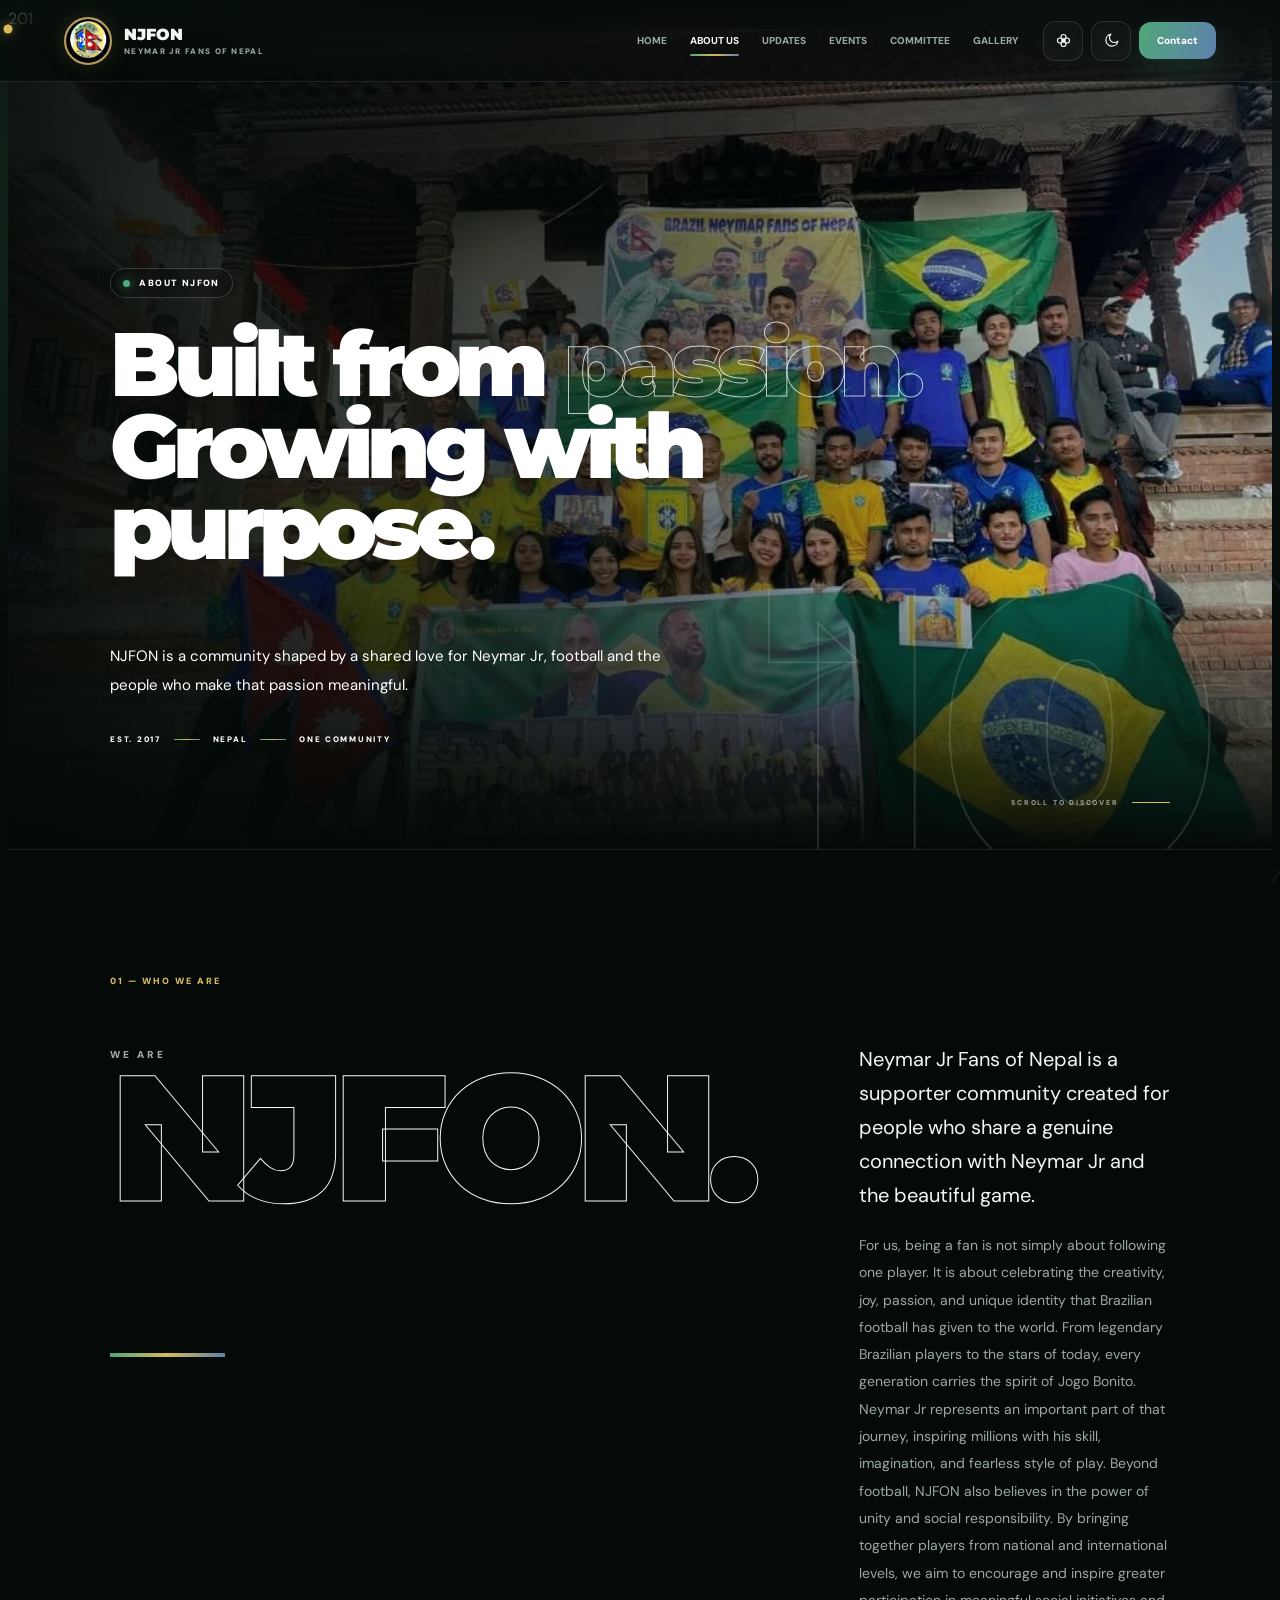
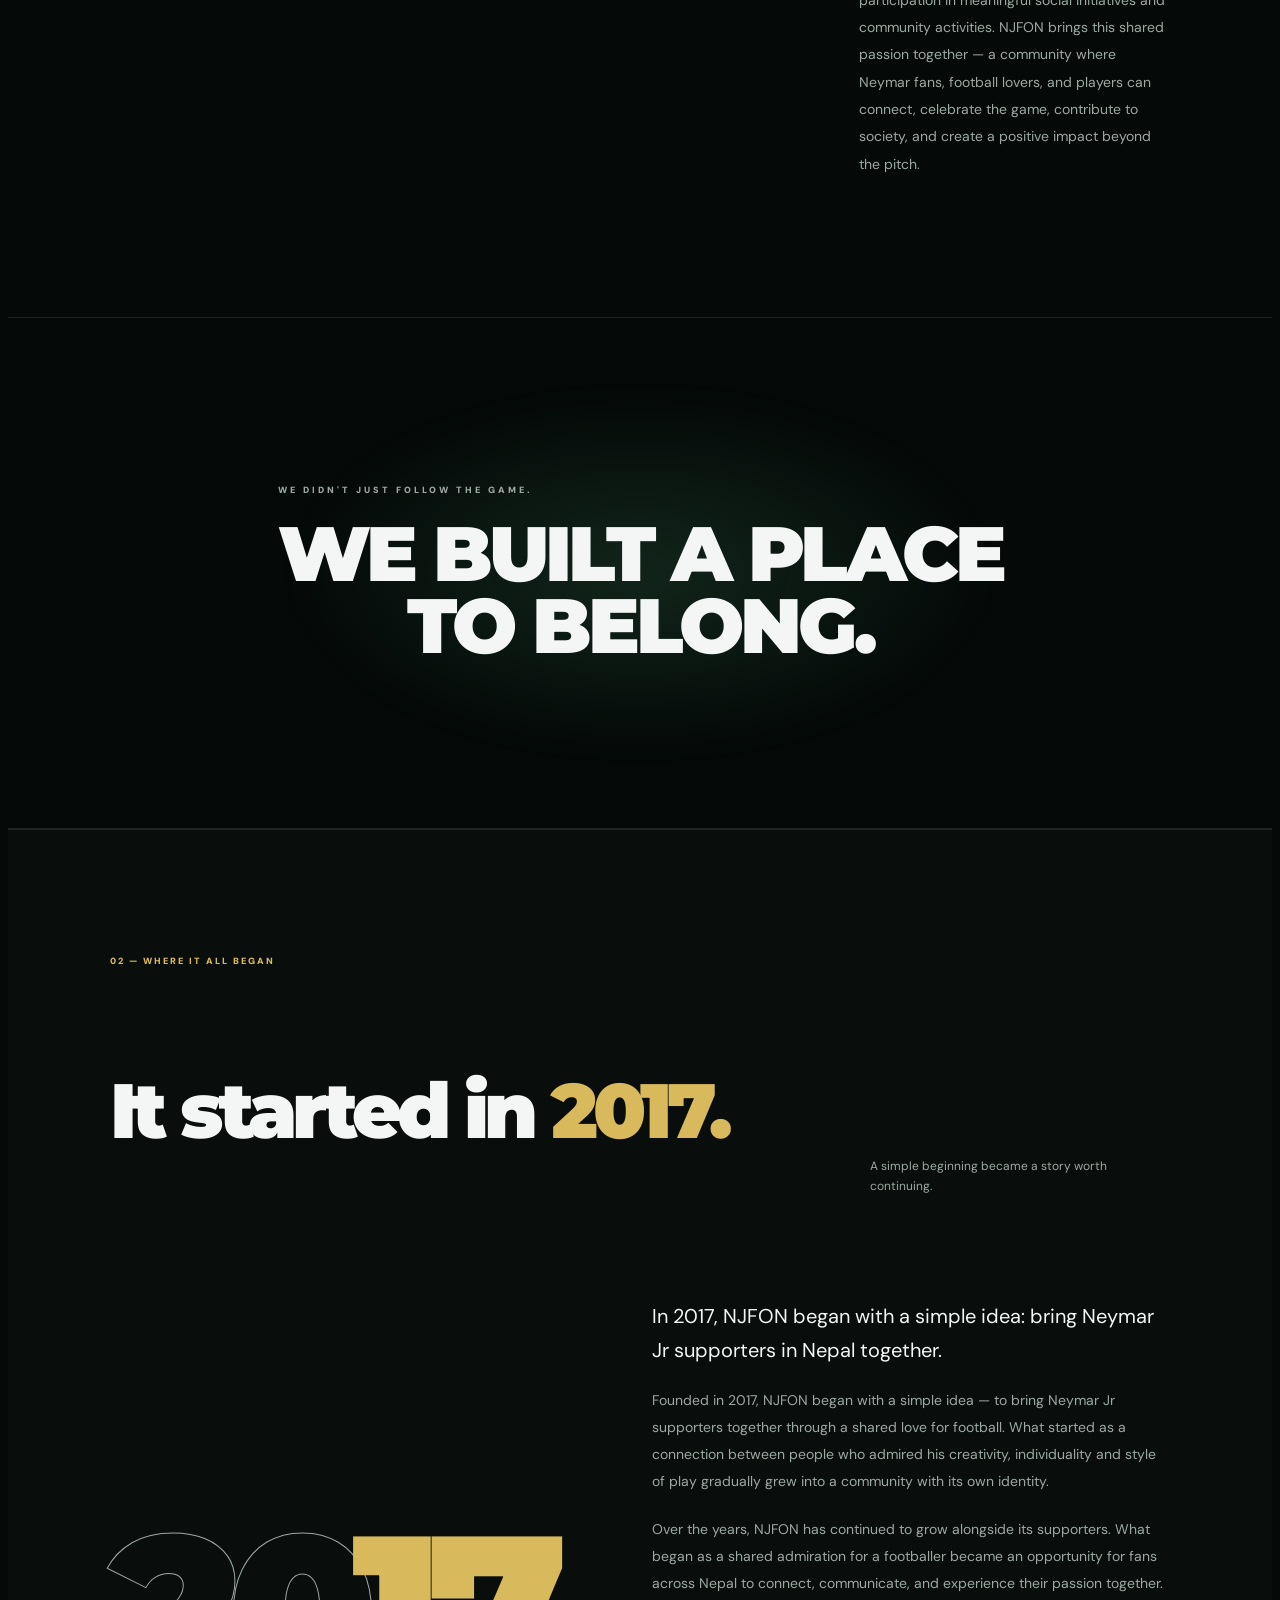
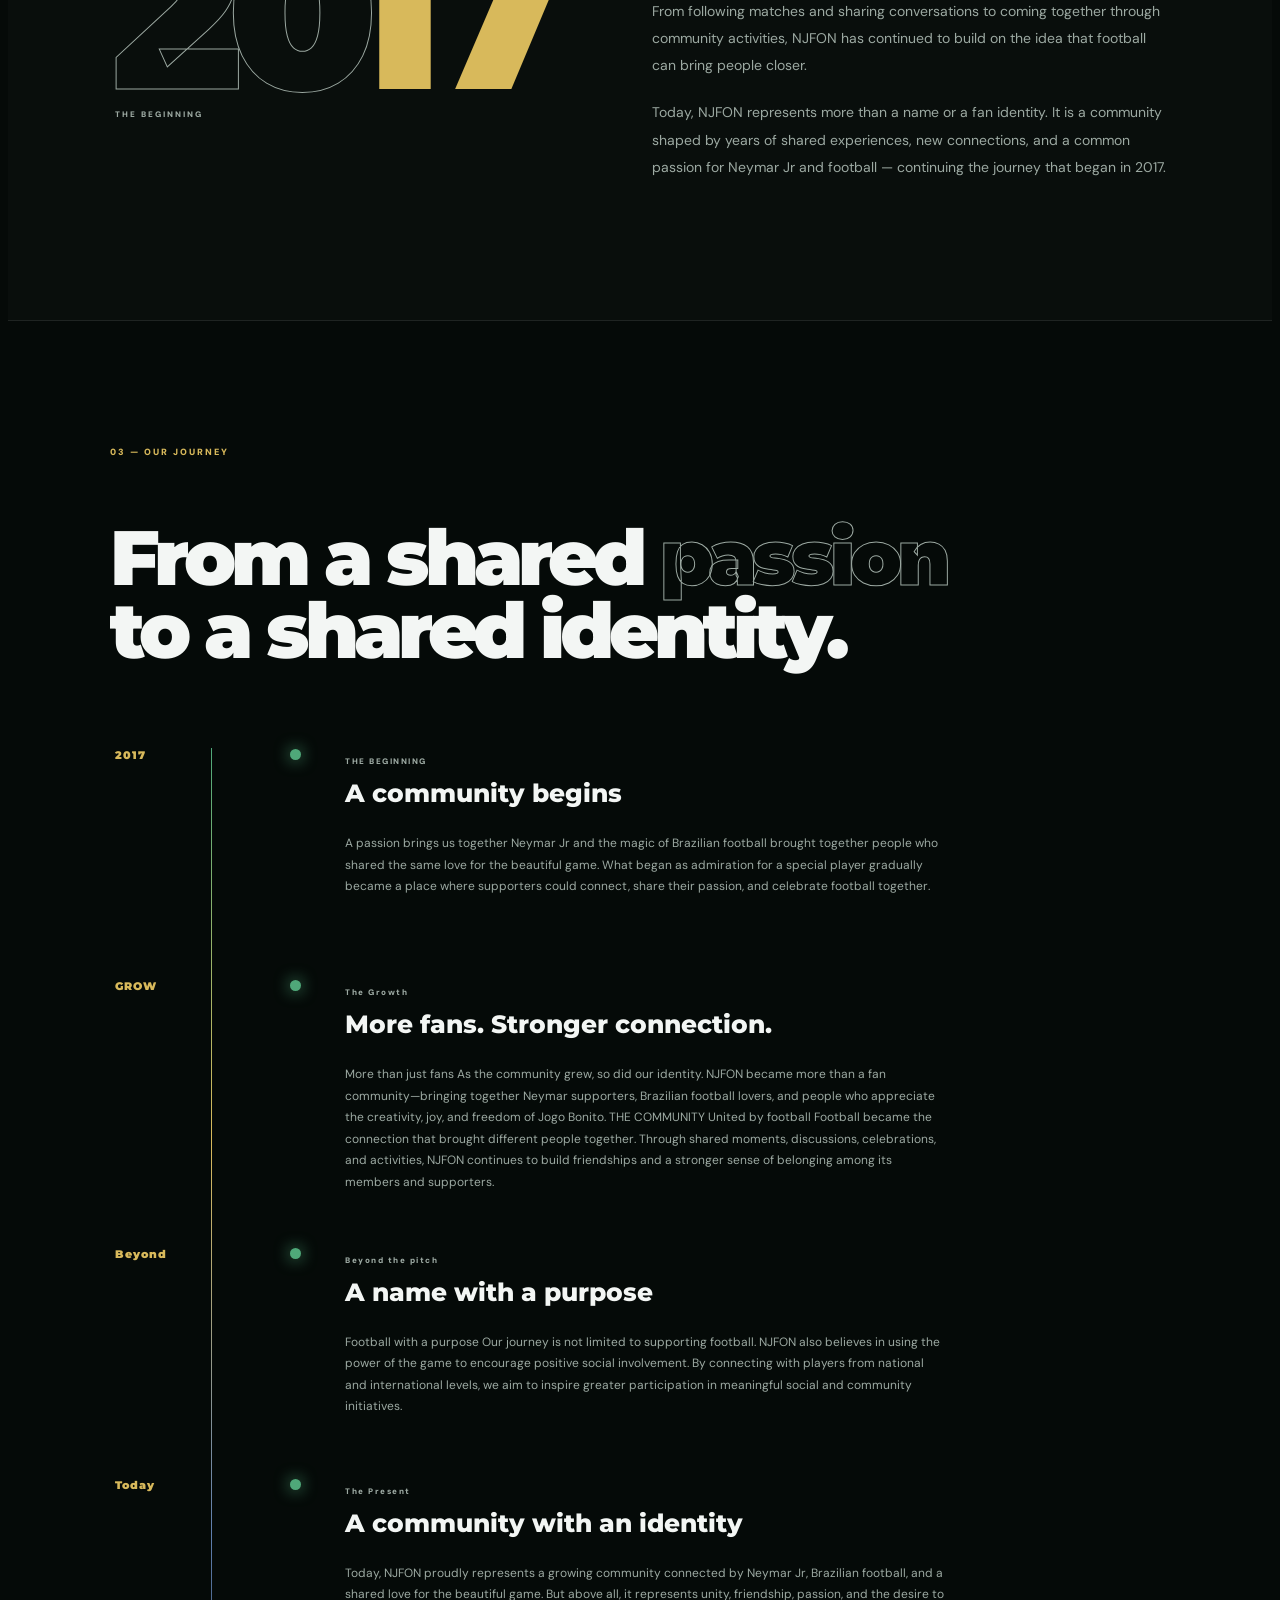
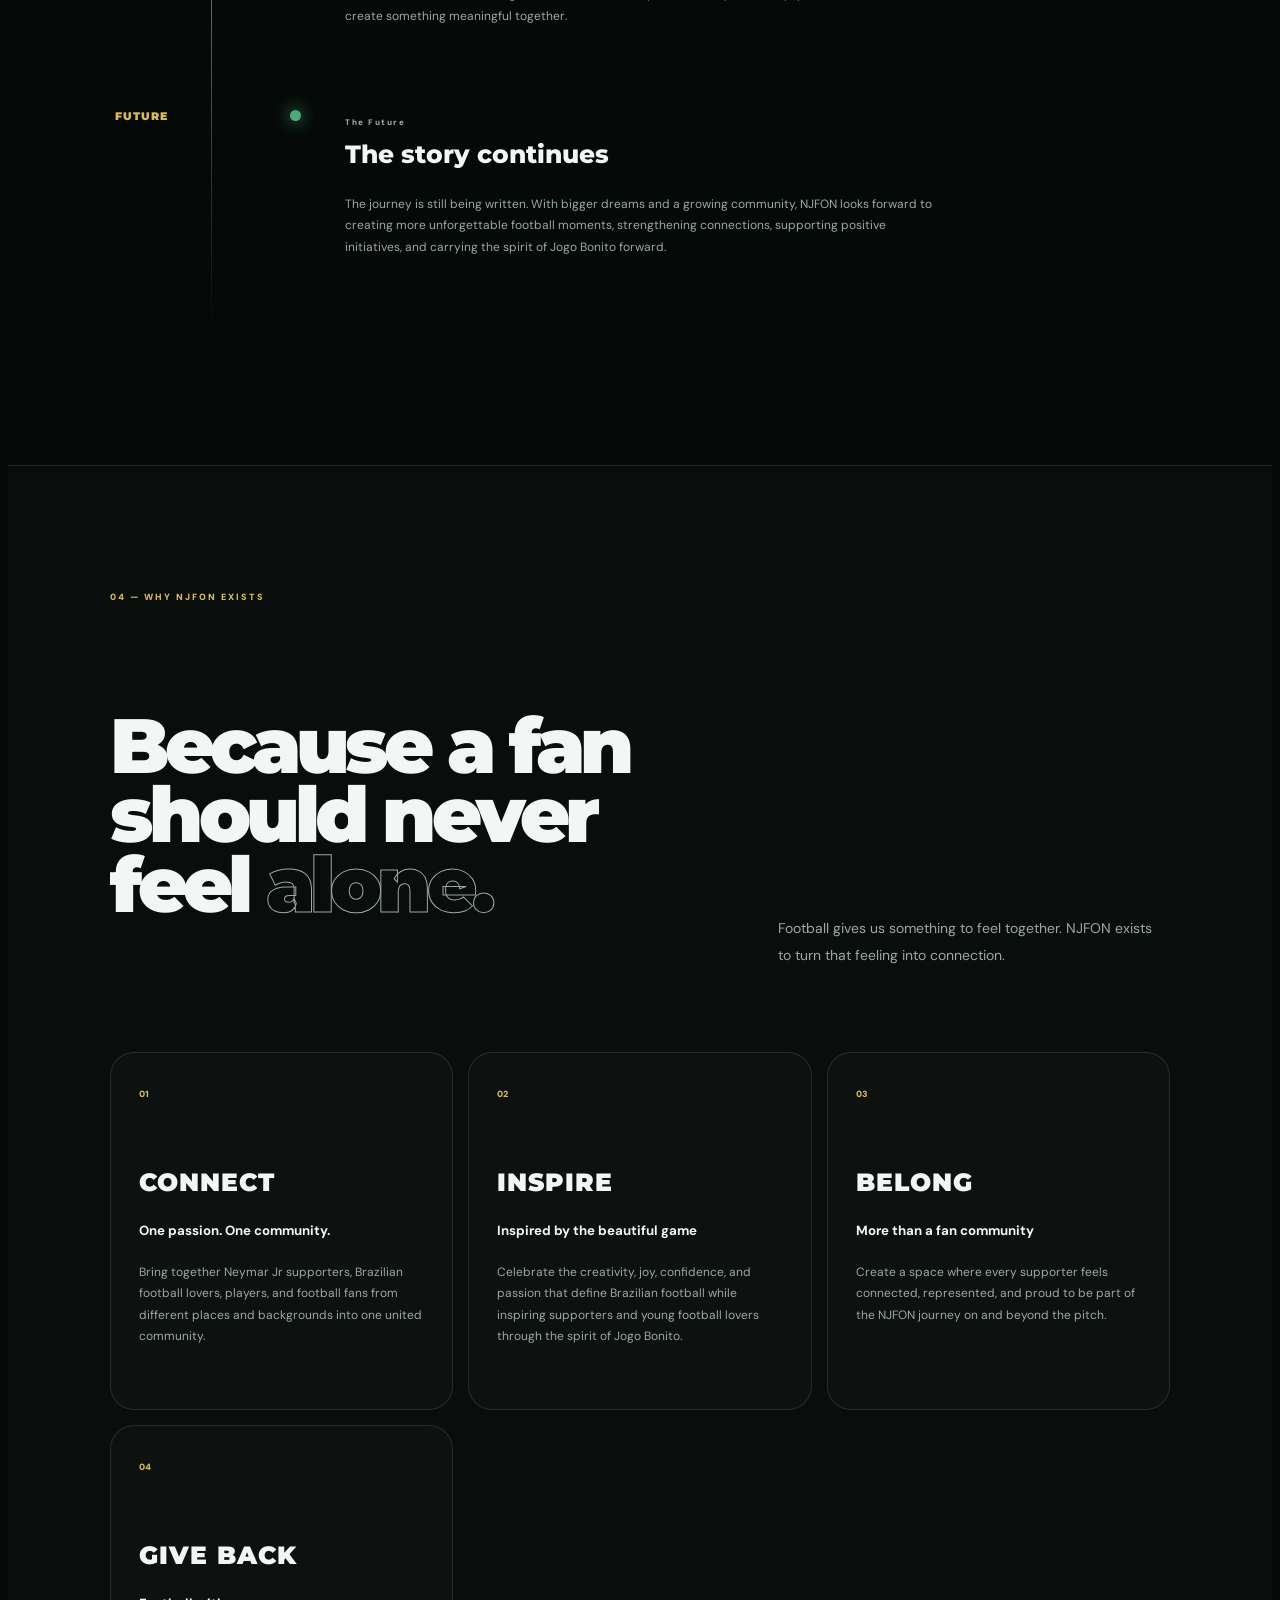
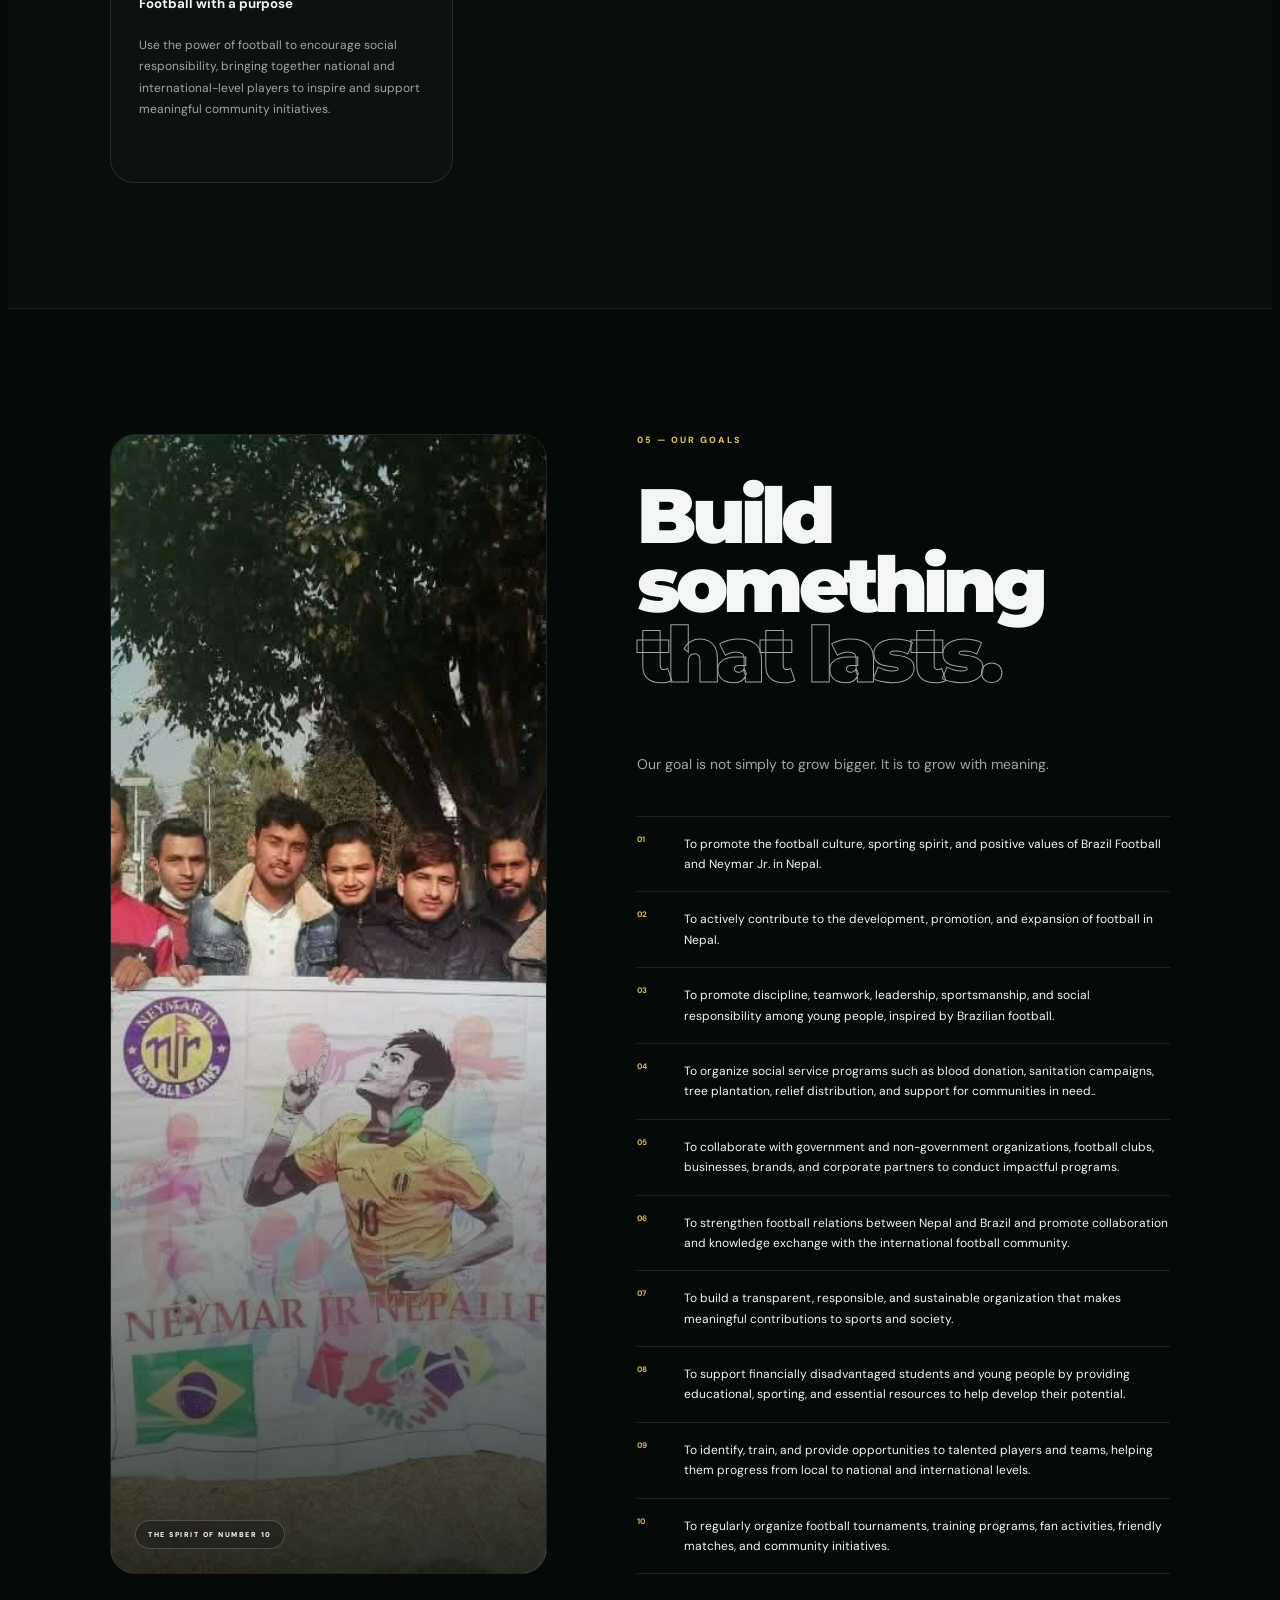
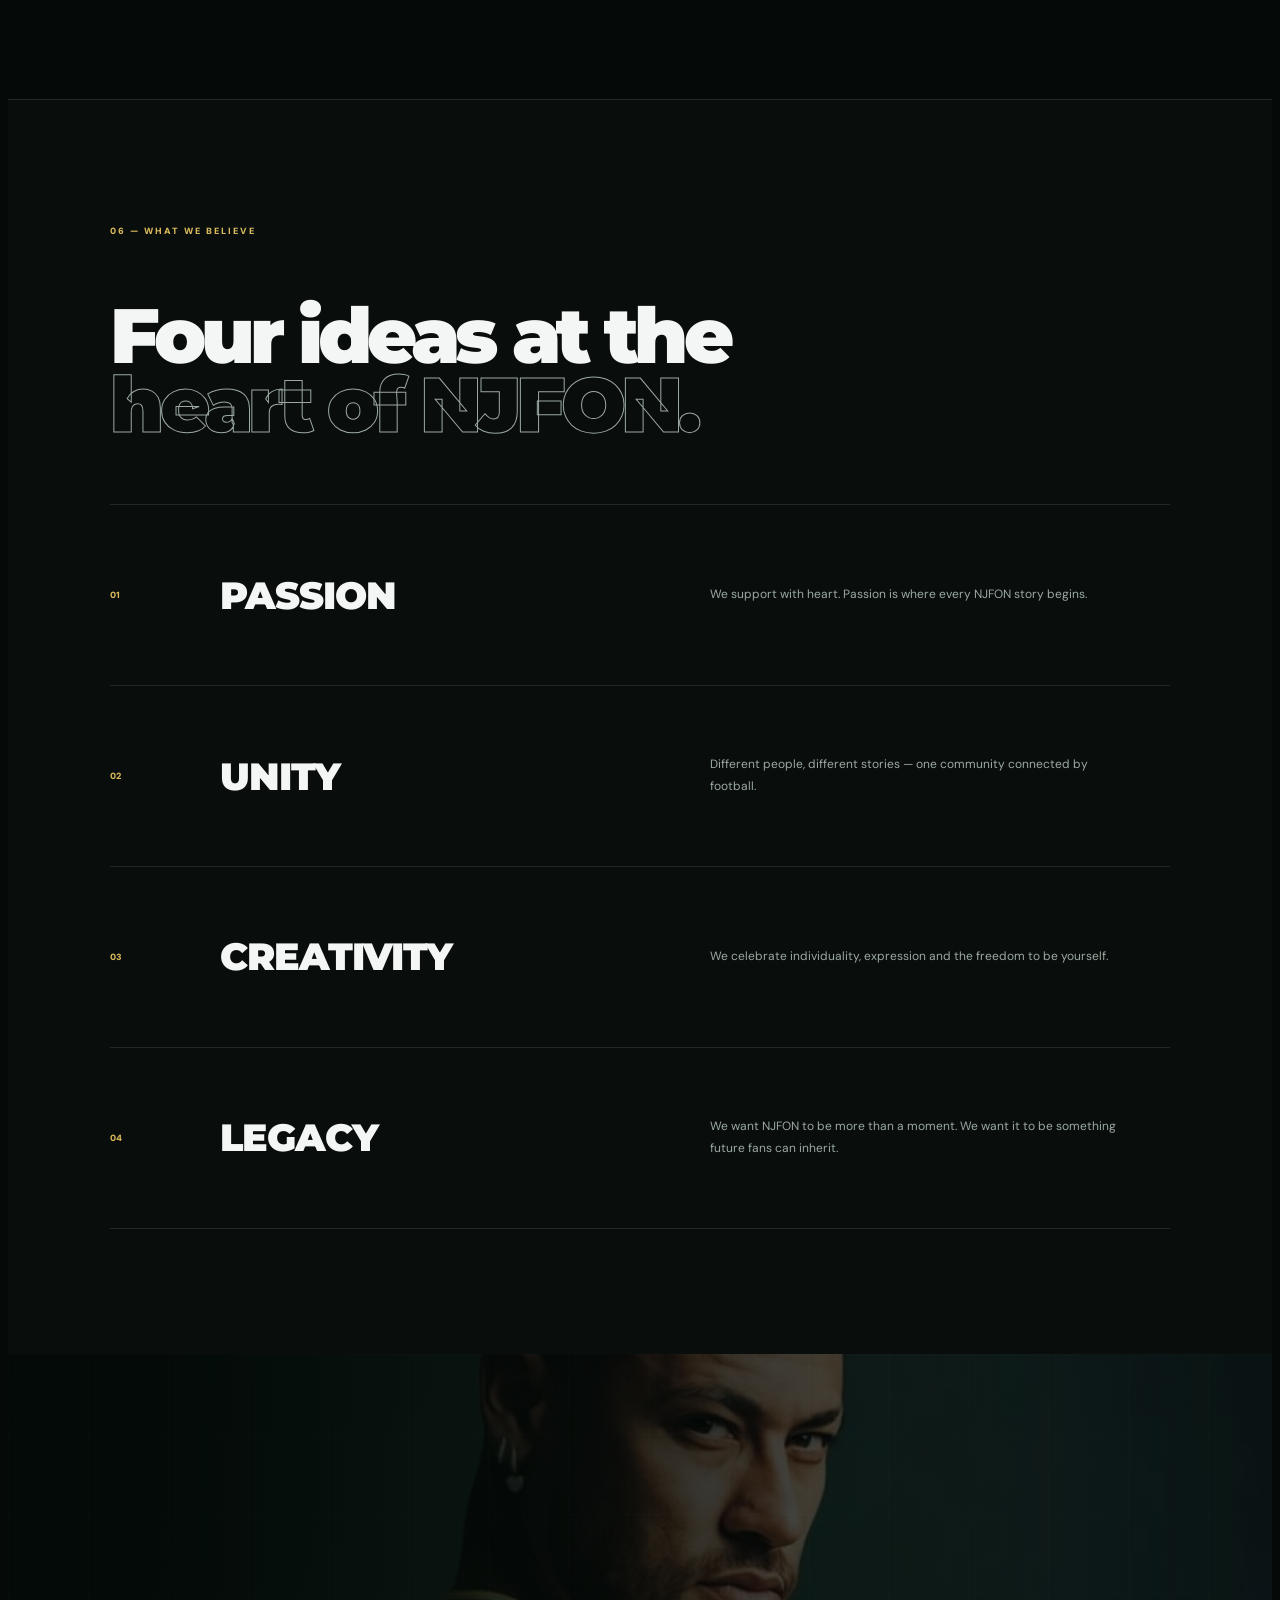
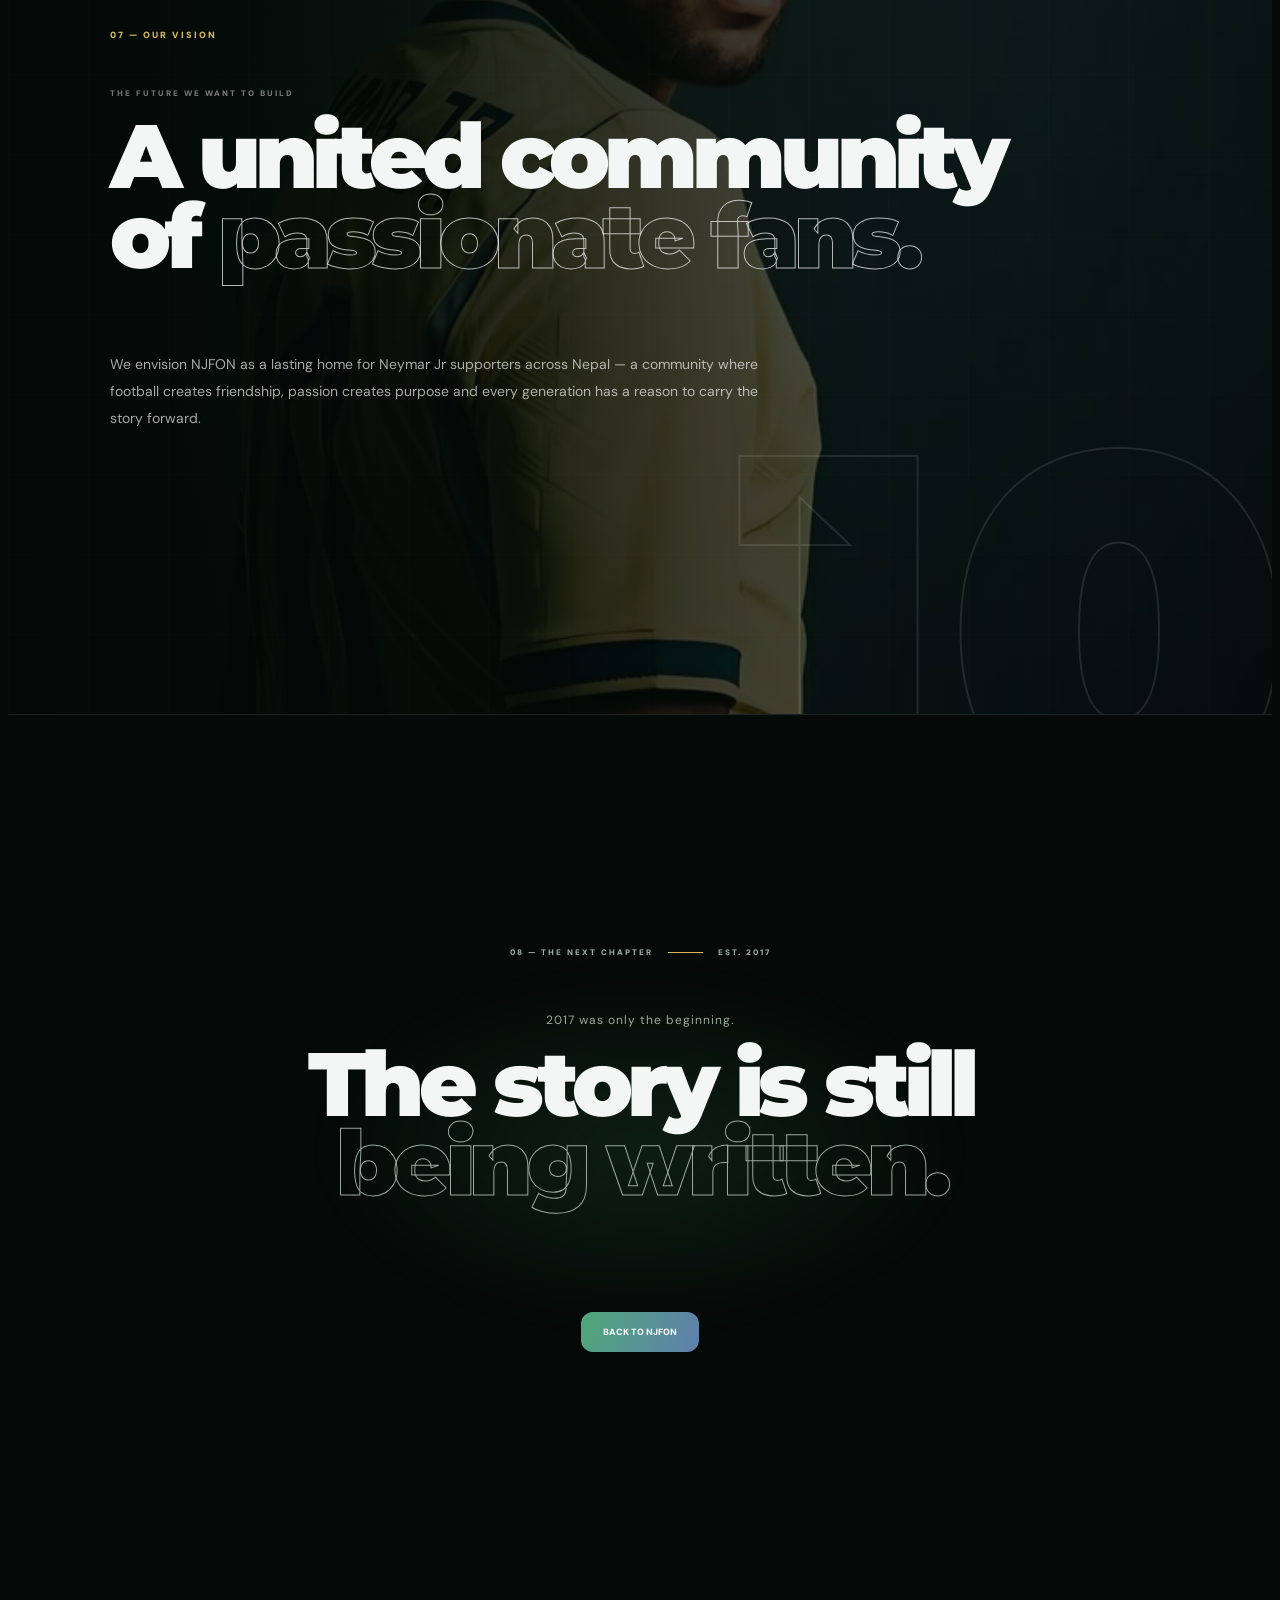
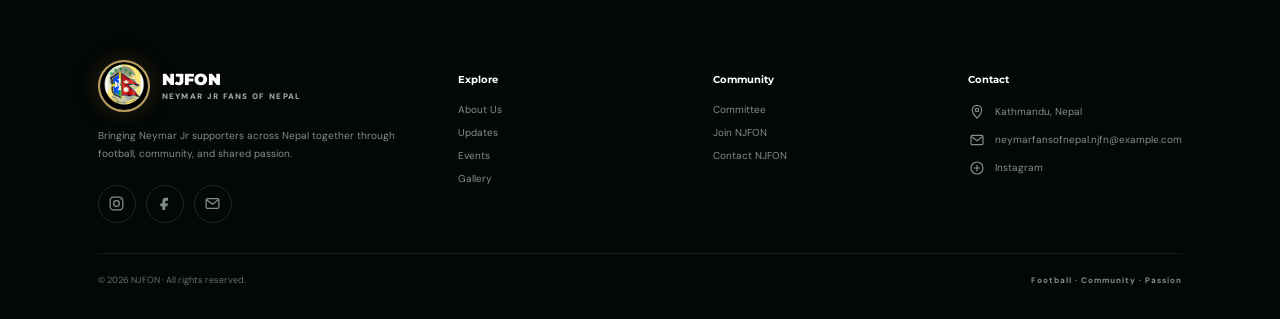
<file: about.html>
<!DOCTYPE html>
<html lang="en">

<head>
    <meta charset="UTF-8">
    <meta name="viewport" content="width=device-width, initial-scale=1.0">
    <title>About Us — NJFON</title>
    <link rel="preconnect" href="https://fonts.googleapis.com">
    <link rel="preconnect" href="https://fonts.gstatic.com" crossorigin>
    <link
        href="https://fonts.googleapis.com/css2?family=DM+Sans:wght@400;500;600;700;800&family=Montserrat:wght@600;700;800;900&display=swap"
        rel="stylesheet">
    <link rel="stylesheet" href="css/about.css">
    <link rel="stylesheet" href="css/footer.css">


    <link rel="stylesheet" href="css/theme.css">
    <link rel="stylesheet" href="css/nav.css">201
    

    <link rel="stylesheet" href="css/mobile.css">
</head>

<body class="theme-blend">

    <div class="cursor"></div>
    <div class="cursor-trail"></div>
    <div class="cursor-trail"></div>
    <div class="cursor-trail"></div>
    <div class="cursor-trail"></div>
    <div class="cursor-trail"></div>
    <div class="cursor-trail"></div>
    <div class="cursor-trail"></div>




    <main>

        <section class="about-hero">
            <div class="hero-image"><img src="assets/img/about.jpg" alt="Neymar Jr Fans of Nepal placeholder image">
            </div>
            <div class="hero-overlay"></div>
            <div class="hero-lines"></div>
            <div class="hero-content reveal">
                <span class="eyebrow"><i></i> About NJFON</span>
                <h1>Built from <span>passion.</span><br>Growing with purpose.</h1>
                <p>NJFON is a community shaped by a shared love for Neymar Jr, football and the people who make that
                    passion meaningful.</p>
                <div class="hero-bottom"><span>EST. 2017</span><b></b><span>NEPAL</span><b></b><span>ONE
                        COMMUNITY</span></div>
            </div>
            <div class="hero-mark">10</div>
            <div class="hero-scroll">SCROLL TO DISCOVER <span></span></div>
        </section>

        <section class="intro section-pad">
            <div class="section-kicker reveal">01 — WHO WE ARE</div>
            <div class="intro-grid">
                <div class="intro-title reveal"><span class="small-word">WE ARE</span>
                    <h2>NJFON.</h2>
                    <div class="title-line"></div>
                </div>
                <div class="intro-copy reveal">
                    <p class="lead">Neymar Jr Fans of Nepal is a supporter community created for people who share a
                        genuine
                        connection with Neymar Jr and the beautiful game.</p>
                    <p>For us, being a fan is not simply about following one player. It is about celebrating the creativity, joy, passion, and unique identity that Brazilian football has given to the world.
From legendary Brazilian players to the stars of today, every generation carries the spirit of Jogo Bonito. Neymar Jr represents an important part of that journey, inspiring millions with his skill, imagination, and fearless style of play.
Beyond football, NJFON also believes in the power of unity and social responsibility. By bringing together players from national and international levels, we aim to encourage and inspire greater participation in meaningful social initiatives and community activities.
NJFON brings this shared passion together — a community where Neymar fans, football lovers, and players can connect, celebrate the game, contribute to society, and create a positive impact beyond the pitch.</p>
            </div>
        </section>

        <section class="statement-section">
            <div class="statement-glow"></div>
            <div class="statement reveal"><span>WE DIDN'T JUST FOLLOW THE GAME.</span><strong>WE BUILT A PLACE<br>TO
                    BELONG.</strong></div>
        </section>

        <section class="story section-pad">
            <div class="section-kicker reveal">02 — WHERE IT ALL BEGAN</div>
            <div class="story-heading reveal">
                <h2>It started in <span>2017.</span></h2>
                <p>A simple beginning became a story worth continuing.</p>
            </div>
            <div class="story-grid">
                <div class="year-block reveal"><span>20</span><strong>17</strong><small>THE BEGINNING</small></div>
                <div class="story-copy reveal">
                    <p class="lead">In 2017, NJFON began with a simple idea: bring Neymar Jr supporters in Nepal
                        together.</p>
                    <p>Founded in 2017, NJFON began with a simple idea — to bring Neymar Jr supporters together through
                        a
                        shared love for football. What started as a connection between people who admired his
                        creativity, individuality and style of play gradually grew into a community with its own
                        identity.</p>

                    <p>Over the years, NJFON has continued to grow alongside its supporters. What began as a shared
                        admiration for a footballer became an opportunity for fans across Nepal to connect, communicate,
                        and experience their passion together. From following matches and sharing conversations to
                        coming together through community activities, NJFON has continued to build on the idea that
                        football can bring people closer.</p>

                    <p>Today, NJFON represents more than a name or a fan identity. It is a community shaped by years of
                        shared experiences, new connections, and a common passion for Neymar Jr and football —
                        continuing the journey that began in 2017.</p>

                </div>
            </div>
        </section>

        <section class="journey section-pad">
            <div class="section-kicker reveal">03 — OUR JOURNEY</div>
            <div class="journey-intro reveal">
                <h2>From a shared <span>passion</span> to a shared identity.</h2>
            </div>
            <div class="journey-track">
                <article class="journey-item reveal">
                    <div class="journey-year">2017</div>
                    <div class="journey-dot"></div>
                    <div><span>THE BEGINNING</span>
                        <h3>A community begins</h3>
                        <p>A passion brings us together
Neymar Jr and the magic of Brazilian football brought together people who shared the same love for the beautiful game. What began as admiration for a special player gradually became a place where supporters could connect, share their passion, and celebrate football together.</p>
                    </div>
                              </article>
                              <pre> </pre>

                <article class="journey-item reveal">
                    <div class="journey-year">GROW</div>
                    <div class="journey-dot"></div>
                    <div><span>The Growth</span>
                        <h3>More fans. Stronger connection.</h3>
                        <p>More than just fans
As the community grew, so did our identity. NJFON became more than a fan community—bringing together Neymar supporters, Brazilian football lovers, and people who appreciate the creativity, joy, and freedom of Jogo Bonito.
THE COMMUNITY
United by football
Football became the connection that brought different people together. Through shared moments, discussions, celebrations, and activities, NJFON continues to build friendships and a stronger sense of belonging among its members and supporters.</p>
                    </div>
                </article>


                <pre> </pre>
                <article class="journey-item reveal">
                    <div class="journey-year">Beyond</div>
                    <div class="journey-dot"></div>
                    <div><span>Beyond the pitch</span>
                        <h3>A name with a purpose</h3>
                        <p>Football with a purpose
Our journey is not limited to supporting football. NJFON also believes in using the power of the game to encourage positive social involvement. By connecting with players from national and international levels, we aim to inspire greater participation in meaningful social and community initiatives.</p>
                    </div>
                </article>
                <pre>   </pre>
                <article class="journey-item reveal">
                    <div class="journey-year">Today</div>
                    <div class="journey-dot"></div>
                    <div><span>The Present</span>
                        <h3> A community with an identity </h3>
                        <p>Today, NJFON proudly represents a growing community connected by Neymar Jr, Brazilian football, and a shared love for the beautiful game. But above all, it represents unity, friendship, passion, and the desire to create something meaningful together.</p>
                    </div>
                </article>

                <pre> </pre>


                <article class="journey-item reveal">
                    <div class="journey-year"> FUTURE</div>
                    <div class="journey-dot"></div>
                    <div><span>The Future</span>
                        <h3> The story continues </h3>
                        <p>
The journey is still being written. With bigger dreams and a growing community, NJFON looks forward to creating more unforgettable football moments, strengthening connections, supporting positive initiatives, and carrying the spirit of Jogo Bonito forward.</p>
                    </div>
                </article>

                <pre> </pre>
            </div>
        </section>

        <section class="purpose section-pad">
            <div class="section-kicker reveal">04 — WHY NJFON EXISTS</div>
            <div class="purpose-head reveal">
                <h2>Because a fan<br>should never feel <span>alone.</span></h2>
                <p>Football gives us something to feel together. NJFON exists to turn that feeling into connection.</p>
            </div>
            <div class="purpose-grid">
                <article class="purpose-card reveal"><span>01</span>
                    <h3>CONNECT</h3>
                    <h5> One passion. One community. </h5>
                    <p>Bring together Neymar Jr supporters, Brazilian football lovers, players, and football fans from different places and backgrounds into one united community.</p>
                </article>
                <article class="purpose-card reveal"><span>02</span>
                    <h3>INSPIRE</h3>
                    <h5> Inspired by the beautiful game</h5>
                    <p> Celebrate the creativity, joy, confidence, and passion that define Brazilian football while inspiring supporters and young football lovers through the spirit of Jogo Bonito.</p>
                </article>
                <article class="purpose-card reveal"><span>03</span>
                    <h3>BELONG</h3>
                    <h5> More than a fan community </h5>
                    <p>Create a space where every supporter feels connected, represented, and proud to be part of the NJFON journey on and beyond the pitch.</p>
                </article>

                <article class="purpose-card reveal"><span>04</span>
                    <h3> GIVE BACK</h3>
                    <h5>Football with a purpose </h5>
                    <p> Use the power of football to encourage social responsibility, bringing together national and international-level players to inspire and support meaningful community initiatives.</p>
                </article>
            </div>
        </section>

        <section class="goals section-pad">
            <div class="goals-image reveal"><img src="assets/img/about-1.jpg" alt="Neymar Jr placeholder image">
                <div class="image-tag">THE SPIRIT OF NUMBER 10</div>
            </div>
            <div class="goals-content">
                <div class="section-kicker reveal">05 — OUR GOALS</div>
                <h2 class="reveal">Build something<br><span>that lasts.</span></h2>
                <p class="lead reveal">Our goal is not simply to grow bigger. It is to grow with meaning.</p>
                <div class="goal-list">
                    <div class="goal reveal"><b>01</b><span>To promote the football culture, sporting spirit, and positive values of Brazil Football and Neymar Jr. in Nepal.</span></div>
                    <div class="goal reveal"><b>02</b><span> To actively contribute to the development, promotion, and expansion of football in Nepal.</span></div>
                    <div class="goal reveal"><b>03</b><span>To promote discipline, teamwork, leadership, sportsmanship, and social responsibility among young people, inspired by Brazilian football.</span></div>
                    <div class="goal reveal"><b>04</b><span>To organize social service programs such as blood donation, sanitation campaigns, tree plantation, relief distribution, and support for communities in need..</span></div>
                    <div class="goal reveal"><b>05</b><span>To collaborate with government and non-government organizations, football clubs, businesses, brands, and corporate partners to conduct impactful programs.</span></div>
                     <div class="goal reveal"><b>06</b><span>To strengthen football relations between Nepal and Brazil and promote collaboration and knowledge exchange with the international football community.</span></div>
                      <div class="goal reveal"><b>07</b><span> To build a transparent, responsible, and sustainable organization that makes meaningful contributions to sports and society.</span></div>
                       <div class="goal reveal"><b>08</b><span>To support financially disadvantaged students and young people by providing educational, sporting, and essential resources to help develop their potential.</span></div>
                        <div class="goal reveal"><b>09</b><span>To identify, train, and provide opportunities to talented players and teams, helping them progress from local to national and international levels.</span></div>
                         <div class="goal reveal"><b>10</b><span> To regularly organize football tournaments, training programs, fan activities, friendly matches, and community initiatives.</span></div>





                </div>
            </div>
        </section>

        <section class="beliefs section-pad">
            <div class="section-kicker reveal">06 — WHAT WE BELIEVE</div>
            <div class="beliefs-heading reveal">
                <h2>Four ideas at the<br><span>heart of NJFON.</span></h2>
            </div>
            <div class="belief-row reveal"><span>01</span>
                <h3>PASSION</h3>
                <p>We support with heart. Passion is where every NJFON story begins.</p>
            </div>
            <div class="belief-row reveal"><span>02</span>
                <h3>UNITY</h3>
                <p>Different people, different stories — one community connected by football.</p>
            </div>
            <div class="belief-row reveal"><span>03</span>
                <h3>CREATIVITY</h3>
                <p>We celebrate individuality, expression and the freedom to be yourself.</p>
            </div>
            <div class="belief-row reveal"><span>04</span>
                <h3>LEGACY</h3>
                <p>We want NJFON to be more than a moment. We want it to be something future fans can inherit.</p>
            </div>
        </section>

        <section class="vision">
            <div class="vision-bg"></div>
            <div class="vision-grid"></div>
            <div class="vision-content reveal"><span class="section-kicker">07 — OUR VISION</span>
                <p class="vision-label">THE FUTURE WE WANT TO BUILD</p>
                <h2>A united community<br>of <span>passionate fans.</span></h2>
                <p class="vision-copy">We envision NJFON as a lasting home for Neymar Jr supporters across Nepal — a
                    community where football creates friendship, passion creates purpose and every generation has a
                    reason to carry the story forward.</p>
            </div>
            <div class="vision-10">10</div>
        </section>

        <section class="closing section-pad">
            <div class="closing-top reveal"><span>08 — THE NEXT CHAPTER</span><i></i><span>EST. 2017</span></div>
            <div class="closing-content reveal">
                <p>2017 was only the beginning.</p>
                <h2>The story is still<br><span>being written.</span></h2><a href="index.html" class="closing-btn">BACK
                    TO NJFON</a>
            </div>
        </section>

    </main>



    <!-- =====================================================
     FOOTER
===================================================== -->

    <footer id="contact">

        <div class="footer-grid">

            <!-- BRAND -->
            <div class="footer-brand">

                <div class="logo">

                    <div class="logo-circle">
                        <img src="assets/img/njfn-logo.jpeg" alt="NJFON">
                    </div>

                    <div class="logo-text">
                        NJFON
                        <small>Neymar Jr Fans of Nepal</small>
                    </div>

                </div>

                <p>
                    Bringing Neymar Jr supporters across Nepal together through football, community, and shared passion.
                </p>

                <!-- SOCIAL ICONS -->
                <div class="footer-social">

                    <a href="#" aria-label="Instagram" title="Instagram">
                        <svg viewBox="0 0 24 24">
                            <rect x="3" y="3" width="18" height="18" rx="5" fill="none" stroke="currentColor"
                                stroke-width="1.8" />
                            <circle cx="12" cy="12" r="4" fill="none" stroke="currentColor" stroke-width="1.8" />
                            <circle cx="17.5" cy="6.5" r="1" fill="currentColor" />
                        </svg>
                    </a>

                    <a href="#" aria-label="Facebook" title="Facebook">
                        <svg viewBox="0 0 24 24">
                            <path d="M14 8h3V4h-3c-3.3 0-5 2-5 5v3H6v4h3v5h4v-5h3l1-4h-4V9c0-.7.3-1 1-1Z"
                                fill="currentColor" />
                        </svg>
                    </a>

                    <a href="mailto:neymarfansofnepal.njfn@example.com" aria-label="Email" title="Email">
                        <svg viewBox="0 0 24 24">
                            <rect x="3" y="5" width="18" height="14" rx="2" fill="none" stroke="currentColor"
                                stroke-width="1.8" />
                            <path d="m4 7 8 6 8-6" fill="none" stroke="currentColor" stroke-width="1.8"
                                stroke-linecap="round" stroke-linejoin="round" />
                        </svg>
                    </a>

                </div>

            </div>


            <!-- EXPLORE -->
            <div class="footer-column">

                <h4>Explore</h4>

                <a href="about.html">About Us</a>
                <a href="updates.html">Updates</a>
                <a href="events.html">Events</a>
                <a href="gallery.html">Gallery</a>

            </div>


            <!-- COMMUNITY -->
            <div class="footer-column">

                <h4>Community</h4>

                <a href="committee.html">Committee</a>
                <a href="membership.html">Join NJFON</a>
                <a href="contact.html">Contact NJFON</a>

            </div>


            <!-- CONTACT -->
            <div class="footer-column">

                <h4>Contact</h4>

                <a href="#" class="footer-contact-item">

                    <span class="footer-icon">
                        <svg viewBox="0 0 24 24">
                            <path d="M12 21s7-6.2 7-12A7 7 0 0 0 5 9c0 5.8 7 12 7 12Z" fill="none" stroke="currentColor"
                                stroke-width="1.8" />
                            <circle cx="12" cy="9" r="2.5" fill="none" stroke="currentColor" stroke-width="1.8" />
                        </svg>
                    </span>

                    Kathmandu, Nepal

                </a>


                <a href="mailto:neymarfansofnepal.njfn@example.com" class="footer-contact-item">

                    <span class="footer-icon">
                        <svg viewBox="0 0 24 24">
                            <rect x="3" y="5" width="18" height="14" rx="2" fill="none" stroke="currentColor"
                                stroke-width="1.8" />
                            <path d="m4 7 8 6 8-6" fill="none" stroke="currentColor" stroke-width="1.8" />
                        </svg>
                    </span>

                    neymarfansofnepal.njfn@example.com

                </a>


                <a href="#" class="footer-contact-item">

                    <span class="footer-icon">
                        <svg viewBox="0 0 24 24">
                            <circle cx="12" cy="12" r="9" fill="none" stroke="currentColor" stroke-width="1.8" />
                            <path d="M8 12h8M12 8v8" fill="none" stroke="currentColor" stroke-width="1.8"
                                stroke-linecap="round" />
                        </svg>
                    </span>

                    Instagram

                </a>

            </div>

        </div>


        <!-- =================================================
         FOOTER BOTTOM
    ================================================= -->

        <div class="footer-bottom">

            <!-- LEFT -->
            <div class="footer-bottom-left">
                © 2026 NJFON · All rights reserved.
            </div>


            <!-- RIGHT -->
            <div class="footer-bottom-right">
                Football · Community · Passion
            </div>

        </div>


       

    </footer>

    <script src="js/about.js"></script>

    <!-- =====================================================
         SHARED SITE SCRIPTS
         Navigation + theme are maintained once for every page.
    ====================================================== -->
    <script src="js/nav.js"></script>
    <script src="js/theme.js"></script>
    <script src="js/cursor.js"></script>
</body>

</html>
</file>
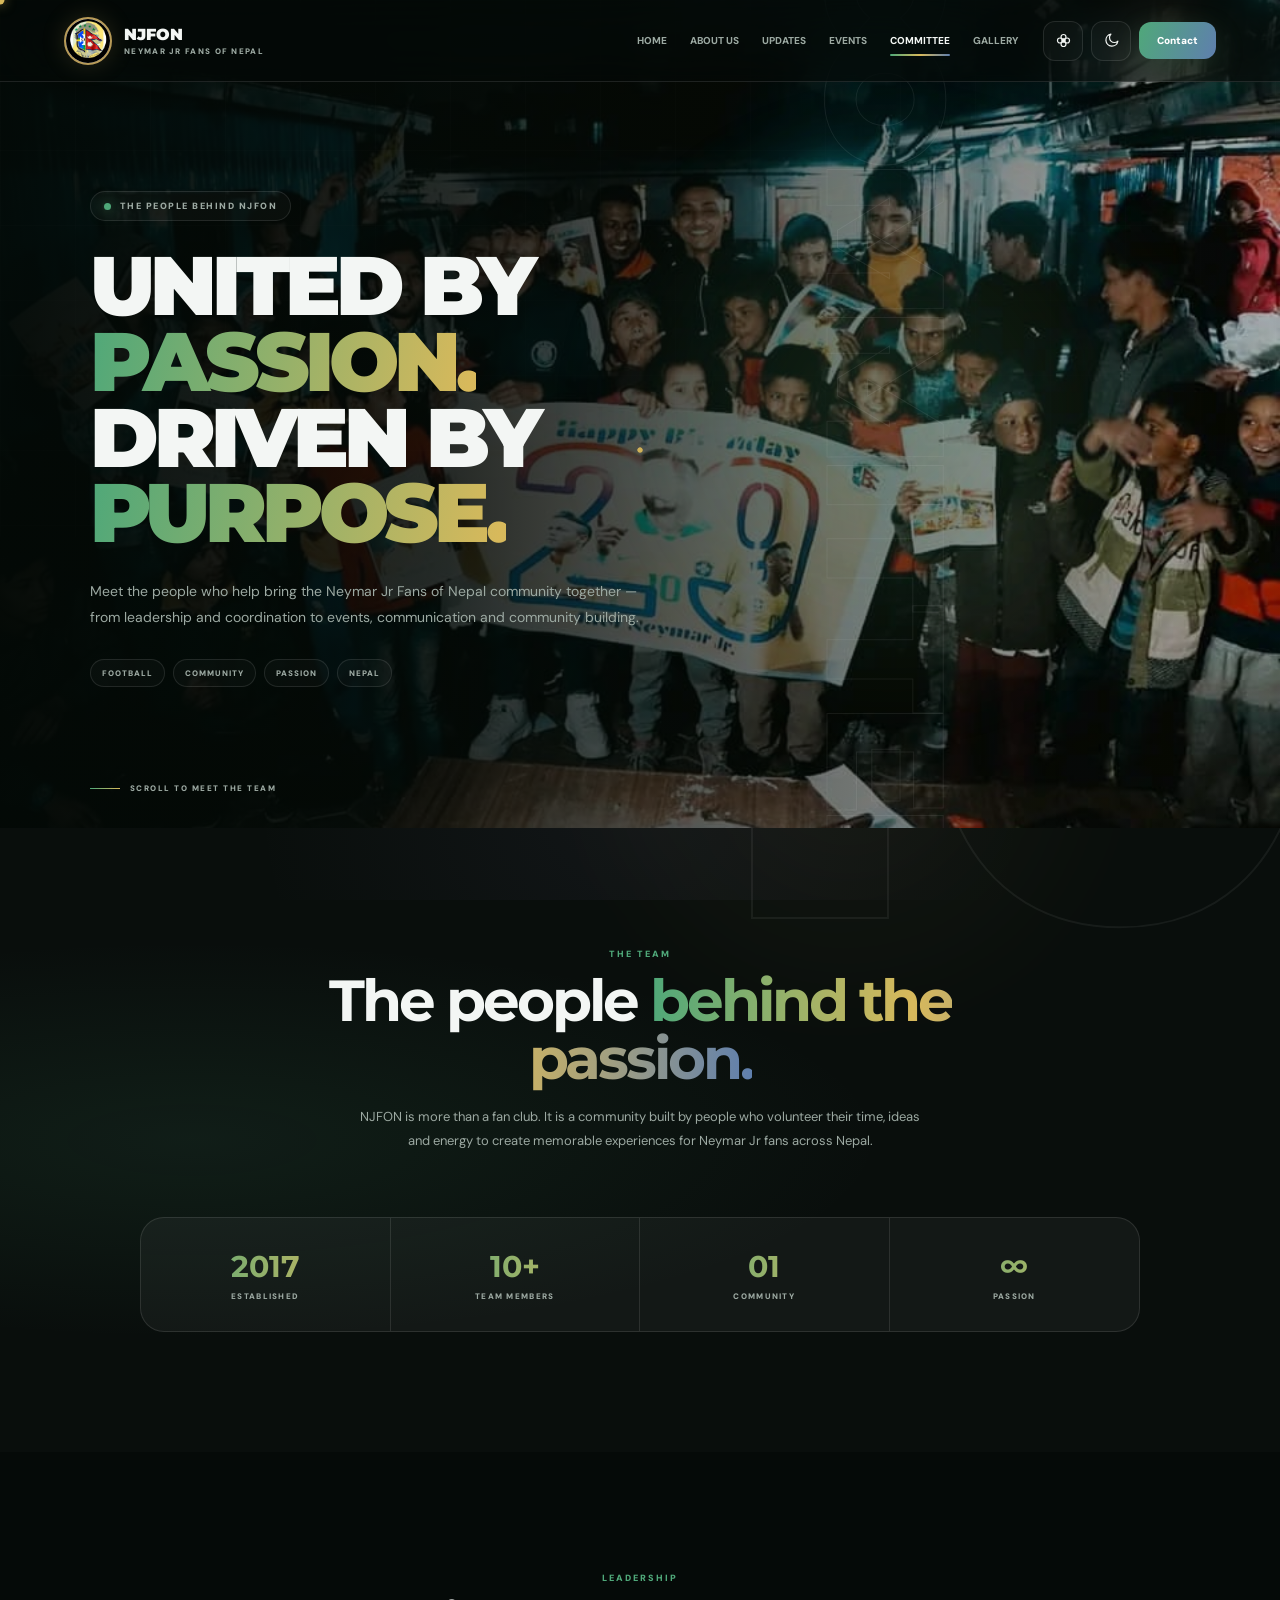
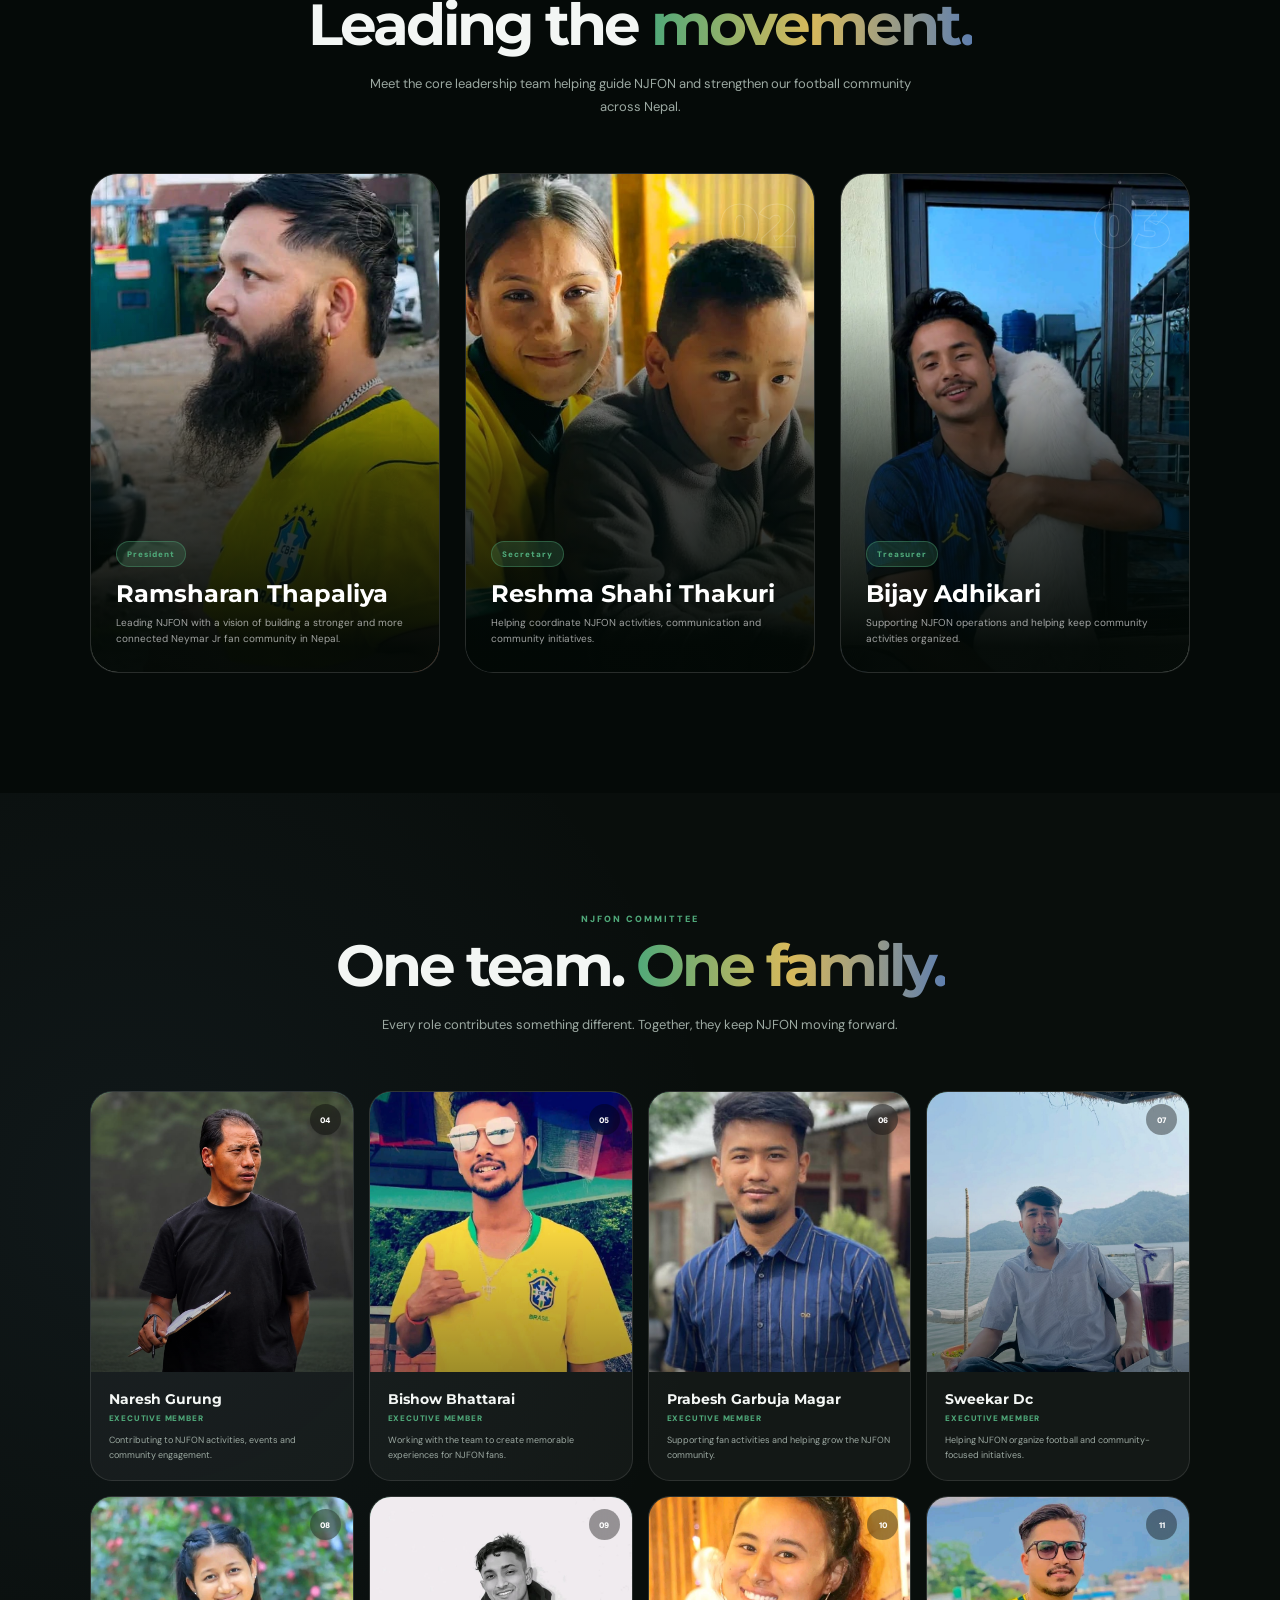
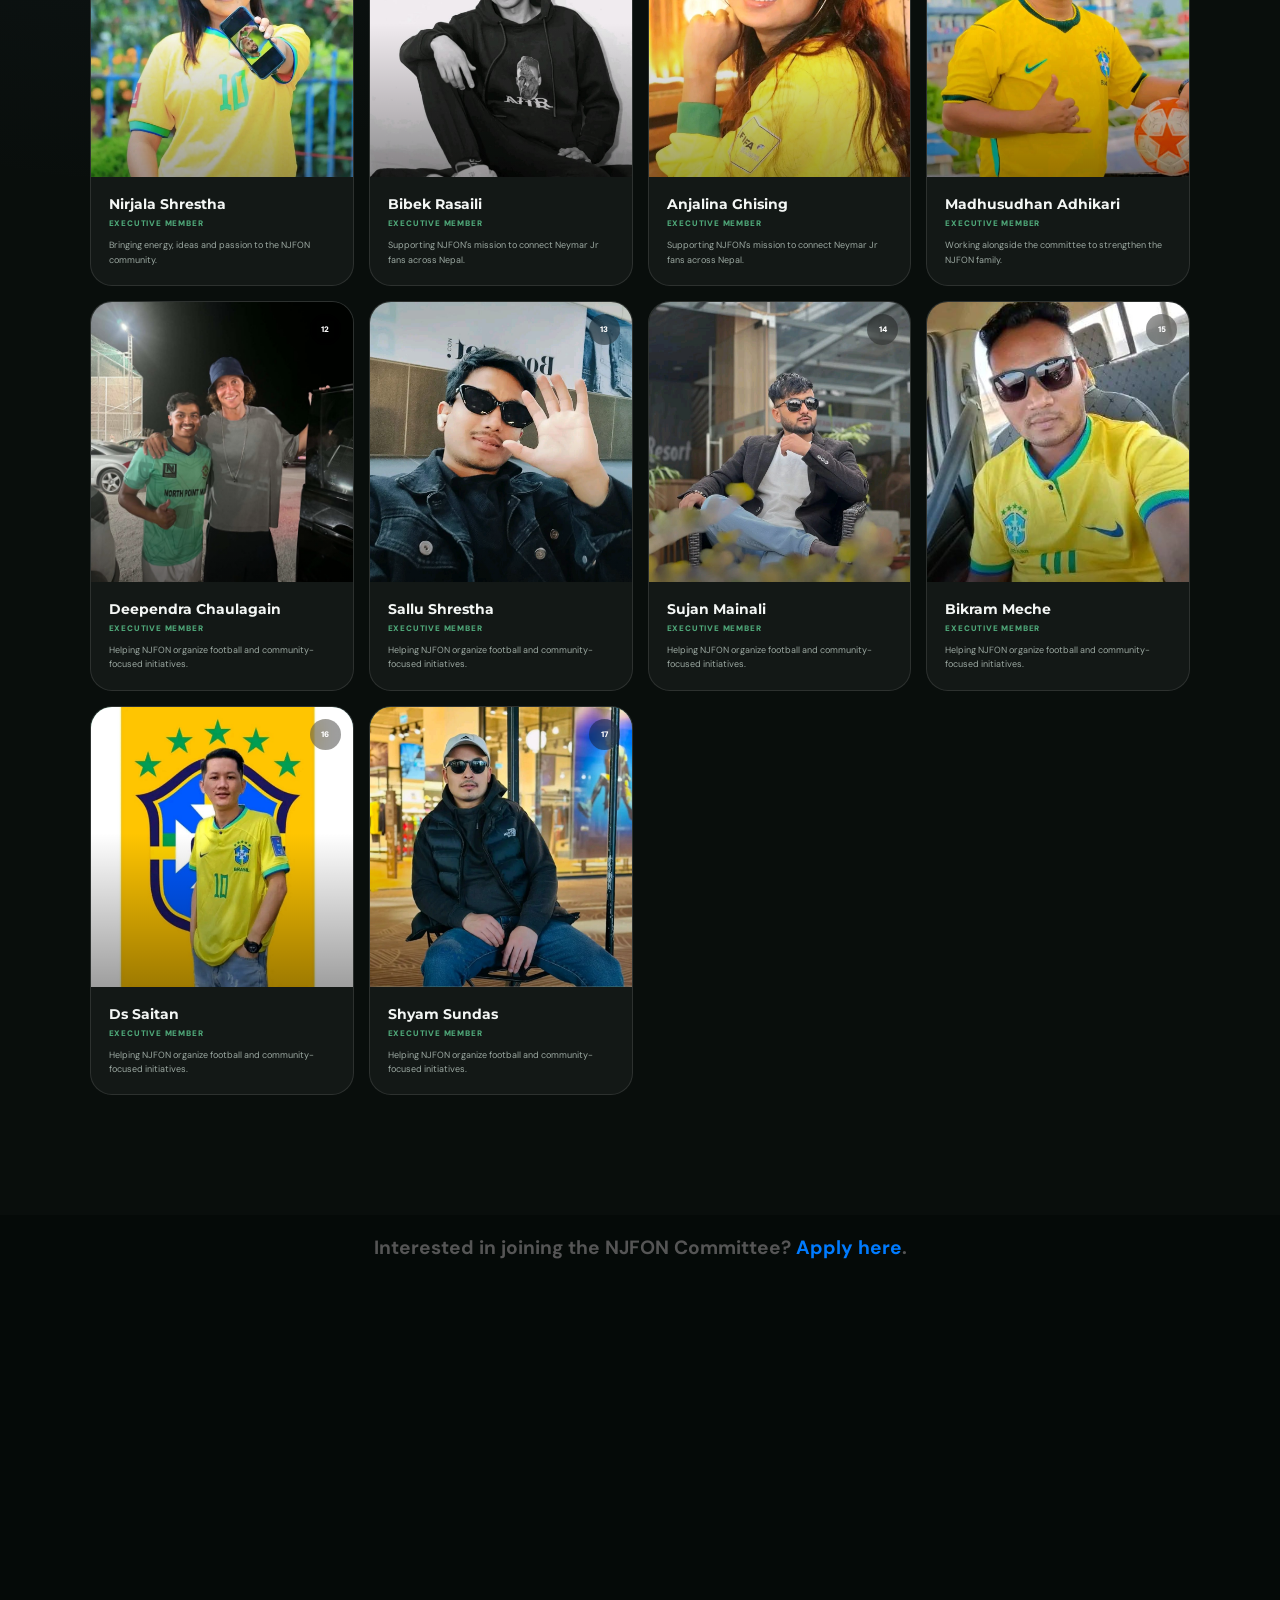
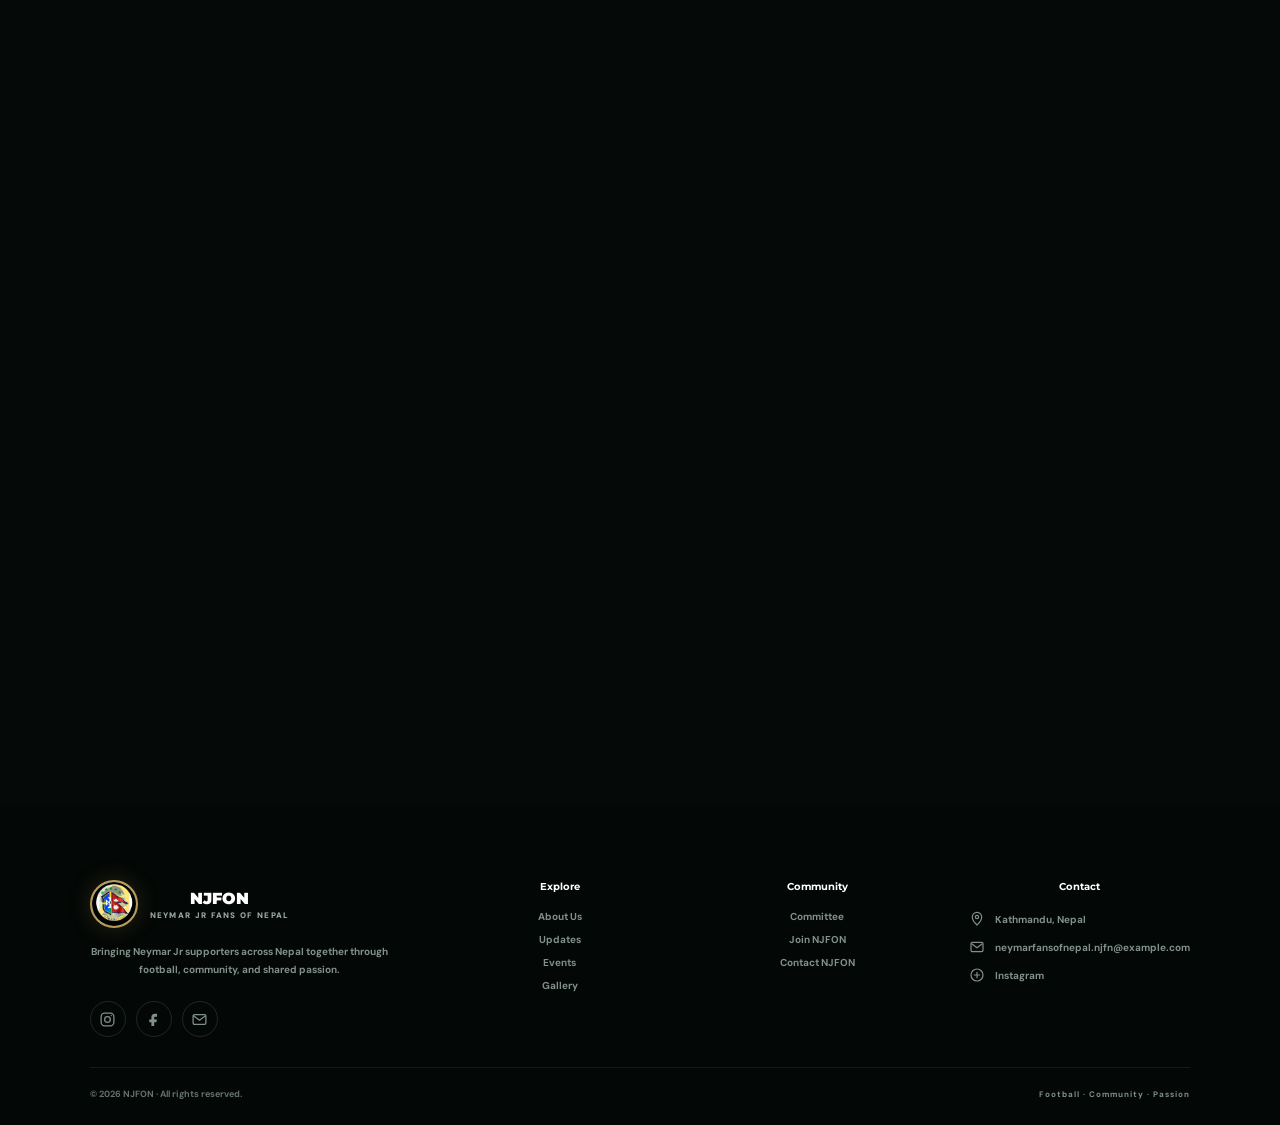
<file: committee.html>
<!DOCTYPE html>
<html lang="en">

<head>

    <meta charset="UTF-8">

    <meta
        name="viewport"
        content="width=device-width, initial-scale=1.0"
    >

    <title>Committee | NJFON</title>

    <meta
        name="description"
        content="Meet the committee and leadership team of Neymar Jr Fans of Nepal."
    >

    <!-- GOOGLE FONTS -->
    <link rel="preconnect" href="https://fonts.googleapis.com">

    <link
        href="https://fonts.googleapis.com/css2?family=DM+Sans:wght@400;500;600;700;800;900&family=Montserrat:wght@600;700;800;900&display=swap"
        rel="stylesheet"
    >

    <!-- COMMITTEE CSS -->
    <link
        rel="stylesheet"
        href="css/commitee.css"

    >
    <link rel="stylesheet" href="css/footer.css">

    <!-- =====================================================
         SHARED NAVIGATION + THEME STYLES
         Loaded last so page-specific CSS cannot override them.
    ====================================================== -->
    <link rel="stylesheet" href="css/theme.css">
    <link rel="stylesheet" href="css/nav.css">

    <link rel="stylesheet" href="css/mobile.css">
</head>


<body class="theme-blend">


<!-- =========================================================
     CUSTOM CURSOR
========================================================= -->

 <div class="cursor"></div>
    <div class="cursor-trail"></div>
    <div class="cursor-trail"></div>
    <div class="cursor-trail"></div>
    <div class="cursor-trail"></div>
    <div class="cursor-trail"></div>
    <div class="cursor-trail"></div>
    <div class="cursor-trail"></div>



<!-- =========================================================
     HERO
========================================================= -->

<section class="committee-hero">


    <div class="hero-background">

    </div>


    <div class="hero-glow"></div>


    <div class="hero-grid"></div>


    <div class="hero-content reveal">

        <div class="hero-eyebrow">

            <i></i>

            THE PEOPLE BEHIND NJFON

        </div>


        <h1>

            UNITED BY

            <span>
                PASSION.
            </span>

            <br>

            DRIVEN BY

            <span>
                PURPOSE.
            </span>

        </h1>


        <p>

            Meet the people who help bring the Neymar Jr
            Fans of Nepal community together — from
            leadership and coordination to events,
            communication and community building.

        </p>


        <div class="hero-tags">

            <span>
                FOOTBALL
            </span>

            <span>
                COMMUNITY
            </span>

            <span>
                PASSION
            </span>

            <span>
                NEPAL

            </span>

        </div>

    </div>


    <div class="hero-side-word">

        COMMITTEE

    </div>


    <div class="hero-scroll">

        <span></span>

        SCROLL TO MEET THE TEAM

    </div>

</section>



<!-- =========================================================
     INTRO
========================================================= -->

<section class="intro section reveal">

    <div class="section-heading">

        <div class="section-tag">
            THE TEAM
        </div>

        <h2>
            The people
            <span>behind the passion.</span>
        </h2>

        <p>

            NJFON is more than a fan club.
            It is a community built by people who
            volunteer their time, ideas and energy
            to create memorable experiences for
            Neymar Jr fans across Nepal.

        </p>

    </div>


    <div class="intro-stats">

        <div class="intro-stat">

            <strong>
                2017
            </strong>

            <span>
                ESTABLISHED
            </span>

        </div>


        <div class="intro-stat">

            <strong>
                10+
            </strong>

            <span>
                TEAM MEMBERS
            </span>

        </div>


        <div class="intro-stat">

            <strong>
                01
            </strong>

            <span>
                COMMUNITY
            </span>

        </div>


        <div class="intro-stat">

            <strong>
                ∞
            </strong>

            <span>
                PASSION
            </span>

        </div>

    </div>

</section>



<!-- =========================================================
     LEADERSHIP
========================================================= -->

<section class="leadership section">


    <div class="section-heading reveal">

        <div class="section-tag">
            LEADERSHIP
        </div>

        <h2>
            Leading the
            <span>movement.</span>
        </h2>

        <p>

            Meet the core leadership team helping
            guide NJFON and strengthen our football
            community across Nepal.

        </p>

    </div>


    <div
        class="leadership-grid"
        id="leadershipGrid"
    >

        <!-- GENERATED BY JS -->

    </div>

</section>



<!-- =========================================================
     COMMITTEE
========================================================= -->

<section class="committee section">


    <div class="section-heading reveal">

        <div class="section-tag">
            NJFON COMMITTEE
        </div>

        <h2>
            One team.
            <span>One family.</span>
        </h2>

        <p>

            Every role contributes something different.
            Together, they keep NJFON moving forward.

        </p>

    </div>


    <div
        class="committee-grid"
        id="committeeGrid"
    >

     

    </div>

</section>
  <h3 style="text-align: center; margin-top: 20px; font-size: 1.2rem; color: #555;">
    Interested in joining the NJFON Committee? <a href="membership.html" style="color: #007BFF; text-decoration: none;">Apply here</a>.

<!-- =========================================================
     COMMUNITY QUOTE
========================================================= -->

<section class="committee-quote section reveal">

    <div class="quote-number">
        10
    </div>


    <div class="quote-content">

        <div class="quote-mark">
            “
        </div>


        <h2>

            Football connects us.

            <span>
                Passion keeps us together.
            </span>

        </h2>


        <p>

            NJFON is built by fans, for fans —
            united by the love for Neymar Jr and
            the beautiful game.

        </p>

    </div>

</section>



<!-- =========================================================
     JOIN CTA
========================================================= -->

<section class="join reveal">

    <div class="join-orbit orbit-one"></div>
    <div class="join-orbit orbit-two"></div>


    <div class="join-content">

        <div class="section-tag">
            BE PART OF THE STORY
        </div>


        <h2>

            You could be
            <span>
                part of this.
            </span>

        </h2>


        <p>

            NJFON is a community built around passion,
            friendship and football. Come meet fellow
            fans and create memories with us.

        </p>


        <a
            href="membership.html"
            class="primary-btn"
        >

            JOIN NJFON

        </a>

    </div>

</section>


 <!-- =====================================================
     FOOTER
===================================================== -->

    <footer id="contact">

        <div class="footer-grid">

            <!-- BRAND -->
            <div class="footer-brand">

                <div class="logo">

                    <div class="logo-circle">
                        <img src="assets/img/njfn-logo.jpeg" alt="NJFON">
                    </div>

                    <div class="logo-text">
                        NJFON
                        <small>Neymar Jr Fans of Nepal</small>
                    </div>

                </div>

                <p>
                    Bringing Neymar Jr supporters across Nepal together through football, community, and shared passion.
                </p>

                <!-- SOCIAL ICONS -->
                <div class="footer-social">

                    <a href="#" aria-label="Instagram" title="Instagram">
                        <svg viewBox="0 0 24 24">
                            <rect x="3" y="3" width="18" height="18" rx="5" fill="none" stroke="currentColor"
                                stroke-width="1.8" />
                            <circle cx="12" cy="12" r="4" fill="none" stroke="currentColor" stroke-width="1.8" />
                            <circle cx="17.5" cy="6.5" r="1" fill="currentColor" />
                        </svg>
                    </a>

                    <a href="#" aria-label="Facebook" title="Facebook">
                        <svg viewBox="0 0 24 24">
                            <path d="M14 8h3V4h-3c-3.3 0-5 2-5 5v3H6v4h3v5h4v-5h3l1-4h-4V9c0-.7.3-1 1-1Z"
                                fill="currentColor" />
                        </svg>
                    </a>

                    <a href="mailto:neymarfansofnepal.njfn@example.com" aria-label="Email" title="Email">
                        <svg viewBox="0 0 24 24">
                            <rect x="3" y="5" width="18" height="14" rx="2" fill="none" stroke="currentColor"
                                stroke-width="1.8" />
                            <path d="m4 7 8 6 8-6" fill="none" stroke="currentColor" stroke-width="1.8"
                                stroke-linecap="round" stroke-linejoin="round" />
                        </svg>
                    </a>

                </div>

            </div>


            <!-- EXPLORE -->
            <div class="footer-column">

                <h4>Explore</h4>

                <a href="about.html">About Us</a>
                <a href="updates.html">Updates</a>
                <a href="events.html">Events</a>
                <a href="gallery.html">Gallery</a>

            </div>


            <!-- COMMUNITY -->
            <div class="footer-column">

                <h4>Community</h4>

                <a href="committee.html">Committee</a>
                <a href="membership.html">Join NJFON</a>
                <a href="contact.html">Contact NJFON</a>

            </div>


            <!-- CONTACT -->
            <div class="footer-column">

                <h4>Contact</h4>

                <a href="#" class="footer-contact-item">

                    <span class="footer-icon">
                        <svg viewBox="0 0 24 24">
                            <path d="M12 21s7-6.2 7-12A7 7 0 0 0 5 9c0 5.8 7 12 7 12Z" fill="none" stroke="currentColor"
                                stroke-width="1.8" />
                            <circle cx="12" cy="9" r="2.5" fill="none" stroke="currentColor" stroke-width="1.8" />
                        </svg>
                    </span>

                    Kathmandu, Nepal

                </a>


                <a href="mailto:neymarfansofnepal.njfn@example.com" class="footer-contact-item">

                    <span class="footer-icon">
                        <svg viewBox="0 0 24 24">
                            <rect x="3" y="5" width="18" height="14" rx="2" fill="none" stroke="currentColor"
                                stroke-width="1.8" />
                            <path d="m4 7 8 6 8-6" fill="none" stroke="currentColor" stroke-width="1.8" />
                        </svg>
                    </span>

                    neymarfansofnepal.njfn@example.com

                </a>


                <a href="#" class="footer-contact-item">

                    <span class="footer-icon">
                        <svg viewBox="0 0 24 24">
                            <circle cx="12" cy="12" r="9" fill="none" stroke="currentColor" stroke-width="1.8" />
                            <path d="M8 12h8M12 8v8" fill="none" stroke="currentColor" stroke-width="1.8"
                                stroke-linecap="round" />
                        </svg>
                    </span>

                    Instagram

                </a>

            </div>

        </div>


        <!-- =================================================
         FOOTER BOTTOM
    ================================================= -->

        <div class="footer-bottom">

            <!-- LEFT -->
            <div class="footer-bottom-left">
                © 2026 NJFON · All rights reserved.
            </div>


            <!-- RIGHT -->
            <div class="footer-bottom-right">
                Football · Community · Passion
            </div>

        </div>


       

    </footer>


<script src="js/committee.js"></script>


    <!-- =====================================================
         SHARED SITE SCRIPTS
         Navigation + theme are maintained once for every page.
    ====================================================== -->
    <script src="js/nav.js"></script>
    <script src="js/theme.js"></script>
    <script src="js/cursor.js"></script>
</body>

</html>
</file>
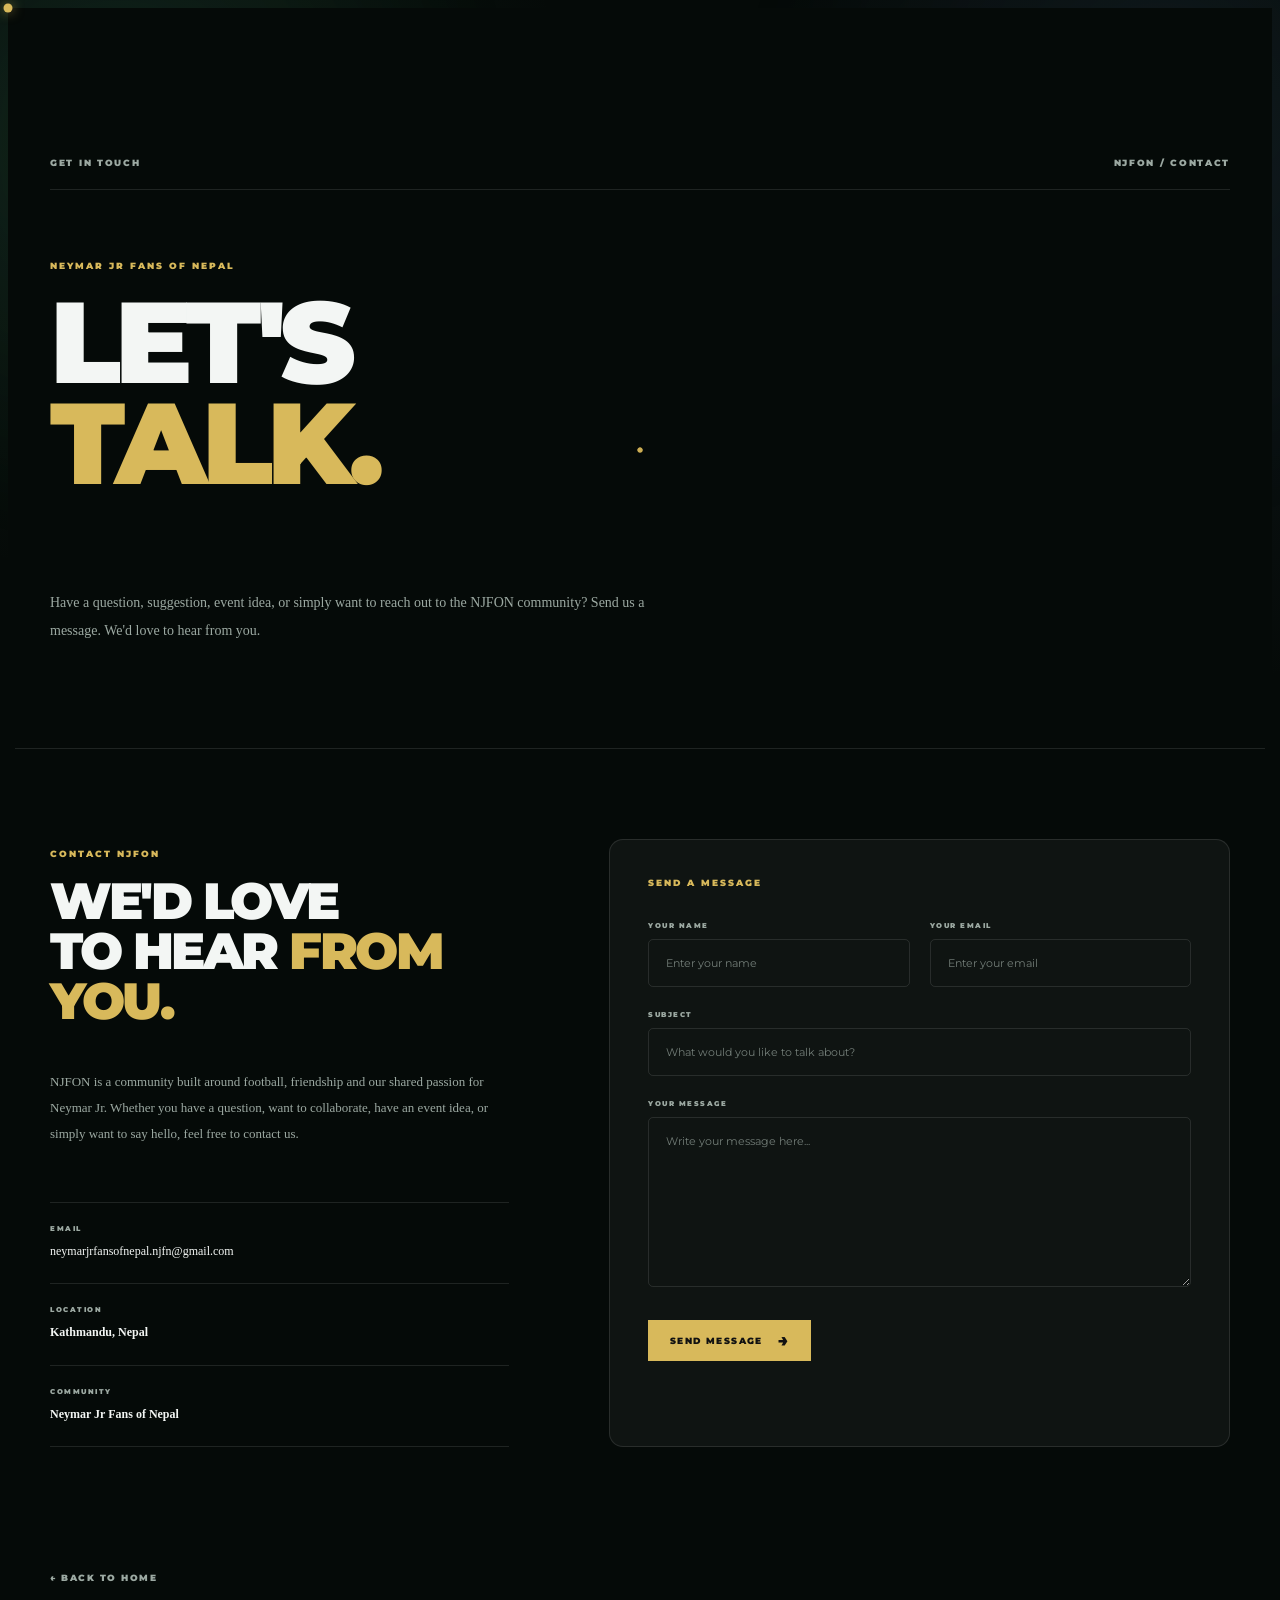
<file: contact.html>
<!DOCTYPE html>
<html lang="en">

<head>
    <meta charset="UTF-8">
    <meta name="viewport" content="width=device-width, initial-scale=1.0">

    <title>Contact | NJFON</title>

    <link rel="stylesheet" href="css/theme.css">
    <link rel="stylesheet" href="css/contact.css">

    <link
        href="https://fonts.googleapis.com/css2?family=Montserrat:wght@400;600;700;800;900&display=swap"
        rel="stylesheet"
    >
    <link rel="stylesheet" href="css/mobile.css">
</head>

<body class="theme-blend">

    <div class="cursor"></div>
    <div class="cursor-trail"></div>
    <div class="cursor-trail"></div>
    <div class="cursor-trail"></div>
    <div class="cursor-trail"></div>
    <div class="cursor-trail"></div>
    <div class="cursor-trail"></div>
    <div class="cursor-trail"></div>

    <main class="contact-page">

        <!-- =========================
             HERO
        ========================== -->

        <section class="contact-hero">

            <div class="contact-top">
                <span>GET IN TOUCH</span>
                <span>NJFON / CONTACT</span>
            </div>

            <div class="contact-heading">

                <span class="contact-kicker">
                    NEYMAR JR FANS OF NEPAL
                </span>

                <h1>
                    LET'S<br>
                    <span>TALK.</span>
                </h1>

                <p>
                    Have a question, suggestion, event idea, or simply
                    want to reach out to the NJFON community?
                    Send us a message. We'd love to hear from you.
                </p>

            </div>

        </section>


        <!-- =========================
             CONTACT CONTENT
        ========================== -->

        <section class="contact-content">

            <!-- LEFT -->

            <div class="contact-info">

                <span class="contact-label">
                    CONTACT NJFON
                </span>

                <h2>
                    WE'D LOVE<br>
                    TO HEAR <span>FROM YOU.</span>
                </h2>

                <p class="contact-intro">
                    NJFON is a community built around football,
                    friendship and our shared passion for Neymar Jr.
                    Whether you have a question, want to collaborate,
                    have an event idea, or simply want to say hello,
                    feel free to contact us.
                </p>


                <div class="contact-details">

                    <div class="contact-detail">

                        <span>EMAIL</span>

                        <a href="mailto:neymarjrfansofnepal.njfn@gmail.com">
                            neymarjrfansofnepal.njfn@gmail.com
                        </a>

                    </div>


                    <div class="contact-detail">

                        <span>LOCATION</span>

                        <strong>
                            Kathmandu, Nepal
                        </strong>

                    </div>


                    <div class="contact-detail">

                        <span>COMMUNITY</span>

                        <strong>
                            Neymar Jr Fans of Nepal
                        </strong>

                    </div>

                </div>

            </div>


            <!-- RIGHT -->

            <div class="contact-form-wrapper">

                <span class="contact-label">
                    SEND A MESSAGE
                </span>

                <form id="contactForm" class="contact-form">

                    <div class="form-row">

                        <div class="form-group">

                            <label for="name">
                                YOUR NAME
                            </label>

                            <input
                                type="text"
                                id="name"
                                name="name"
                                placeholder="Enter your name"
                                maxlength="100"
                                required
                            >

                        </div>


                        <div class="form-group">

                            <label for="email">
                                YOUR EMAIL
                            </label>

                            <input
                                type="email"
                                id="email"
                                name="email"
                                placeholder="Enter your email"
                                maxlength="150"
                                required
                            >

                        </div>

                    </div>


                    <div class="form-group">

                        <label for="subject">
                            SUBJECT
                        </label>

                        <input
                            type="text"
                            id="subject"
                            name="subject"
                            placeholder="What would you like to talk about?"
                            maxlength="200"
                            required
                        >

                    </div>


                    <div class="form-group">

                        <label for="message">
                            YOUR MESSAGE
                        </label>

                        <textarea
                            id="message"
                            name="message"
                            rows="8"
                            maxlength="5000"
                            placeholder="Write your message here..."
                            required
                        ></textarea>

                    </div>


                    <button
                        type="submit"
                        class="send-message-btn"
                        id="sendMessageBtn"
                    >
                        <span id="buttonText">
                            SEND MESSAGE
                        </span>

                        <span class="button-arrow">
                            →
                        </span>

                    </button>


                    <div
                        id="formMessage"
                        class="form-message"
                        aria-live="polite"
                    ></div>

                </form>

            </div>

        </section>


        <!-- =========================
             BACK HOME
        ========================== -->

        <section class="contact-bottom">

            <a href="index.html" class="back-home">
                ← BACK TO HOME
            </a>

        </section>

    </main>


    <!-- =========================
         CONTACT JS
    ========================== -->

    <script>
        const form = document.getElementById("contactForm");
        const button = document.getElementById("sendMessageBtn");
        const buttonText = document.getElementById("buttonText");
        const formMessage = document.getElementById("formMessage");

        form.addEventListener("submit", async function (e) {
            e.preventDefault();

            button.disabled = true;
            buttonText.textContent = "SENDING...";
            formMessage.textContent = "";
            formMessage.className = "form-message";

            const formData = new FormData(form);

            const data = {
                name: formData.get("name"),
                email: formData.get("email"),
                subject: formData.get("subject"),
                message: formData.get("message")
            };

            try {
                const response = await fetch("/api/contact", {
                    method: "POST",
                    headers: {
                        "Content-Type": "application/json"
                    },
                    body: JSON.stringify(data)
                });

                const responseText = await response.text();

                let result = {};

                try {
                    result = responseText
                        ? JSON.parse(responseText)
                        : {};
                } catch {
                    throw new Error(
                        `Server returned an invalid response (${response.status}).`
                    );
                }

                if (!response.ok) {
                    throw new Error(
                        result.error || "Unable to send your message."
                    );
                }

                formMessage.textContent =
                    "MESSAGE SENT SUCCESSFULLY. THANK YOU FOR CONTACTING NJFON.";

                formMessage.classList.add("success");
                form.reset();

            } catch (error) {
                console.error("Contact form error:", error);

                formMessage.textContent =
                    error.message ||
                    "Unable to send your message. Please try again.";

                formMessage.classList.add("error");

            } finally {
                button.disabled = false;
                buttonText.textContent = "SEND MESSAGE";
            }
        });
    </script>

    <script src="js/theme.js"></script>
    <script src="js/cursor.js"></script>
  
</body>

</html>
</file>
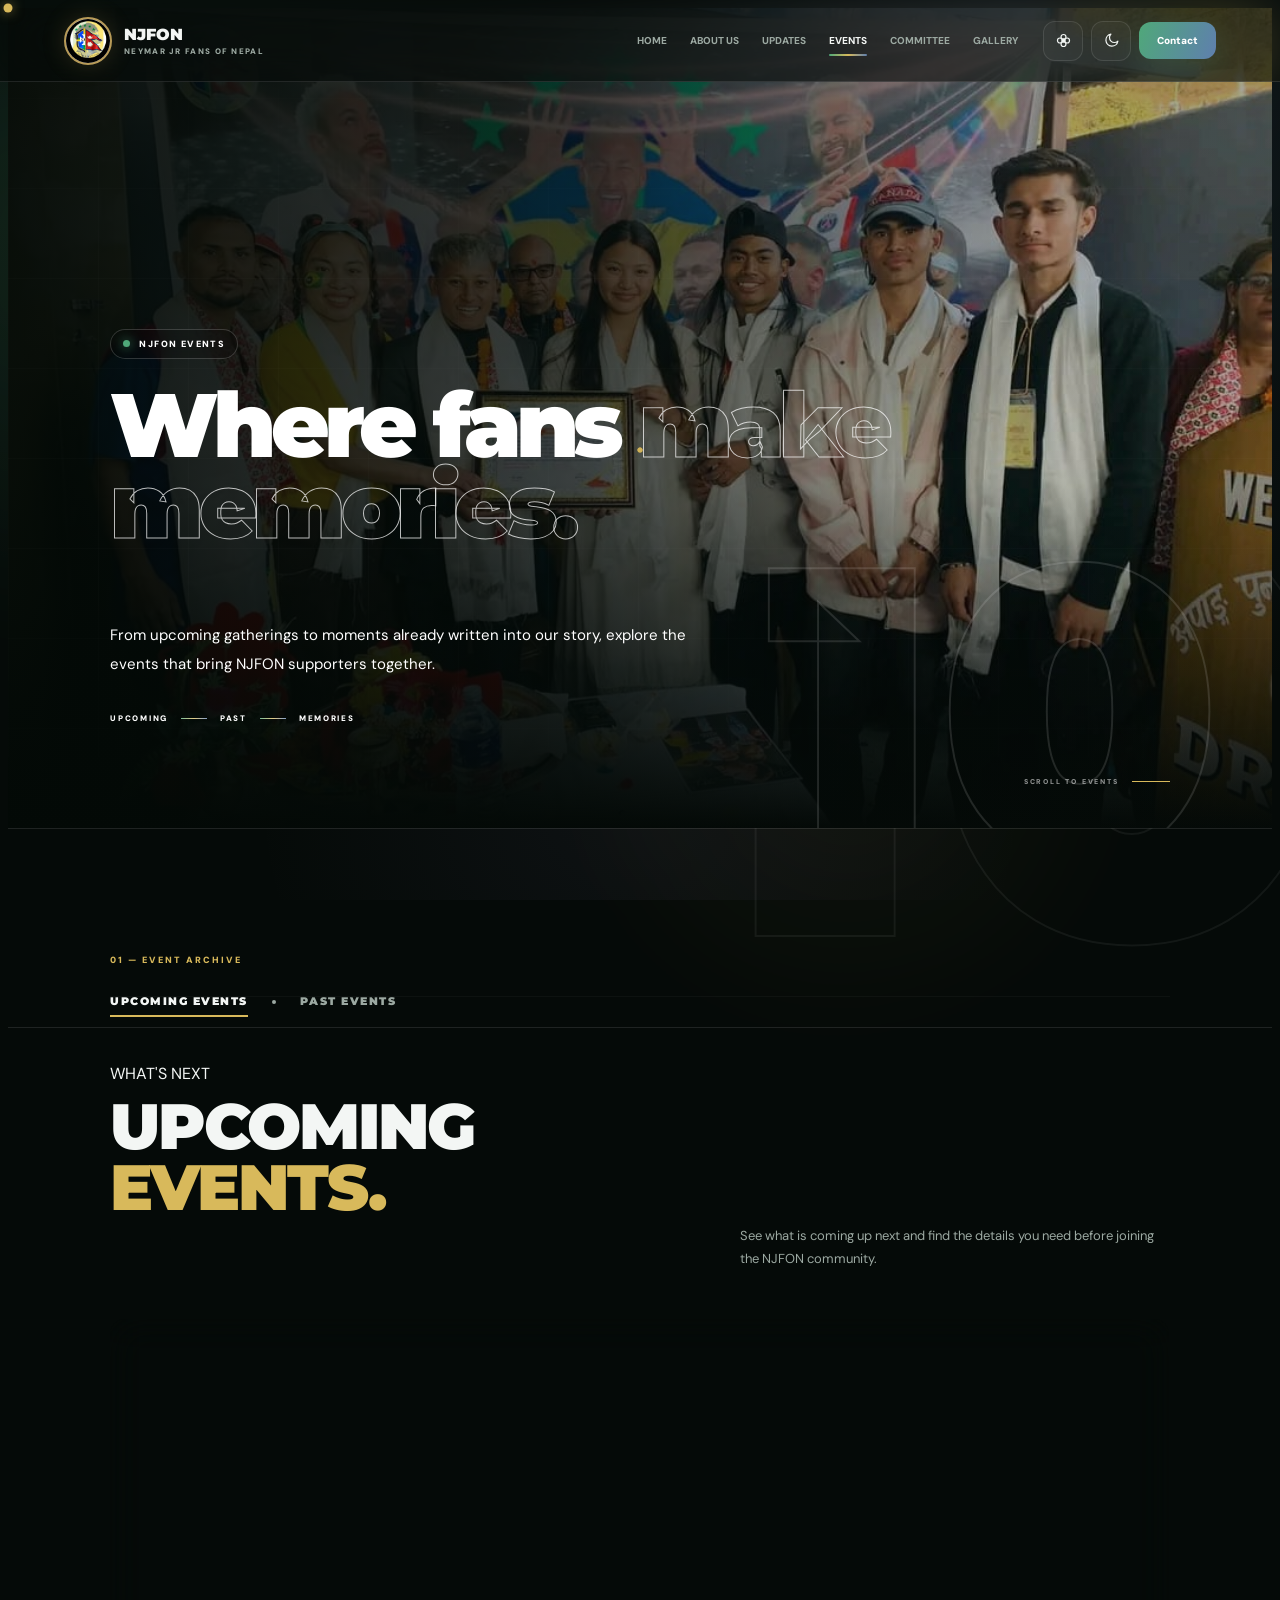
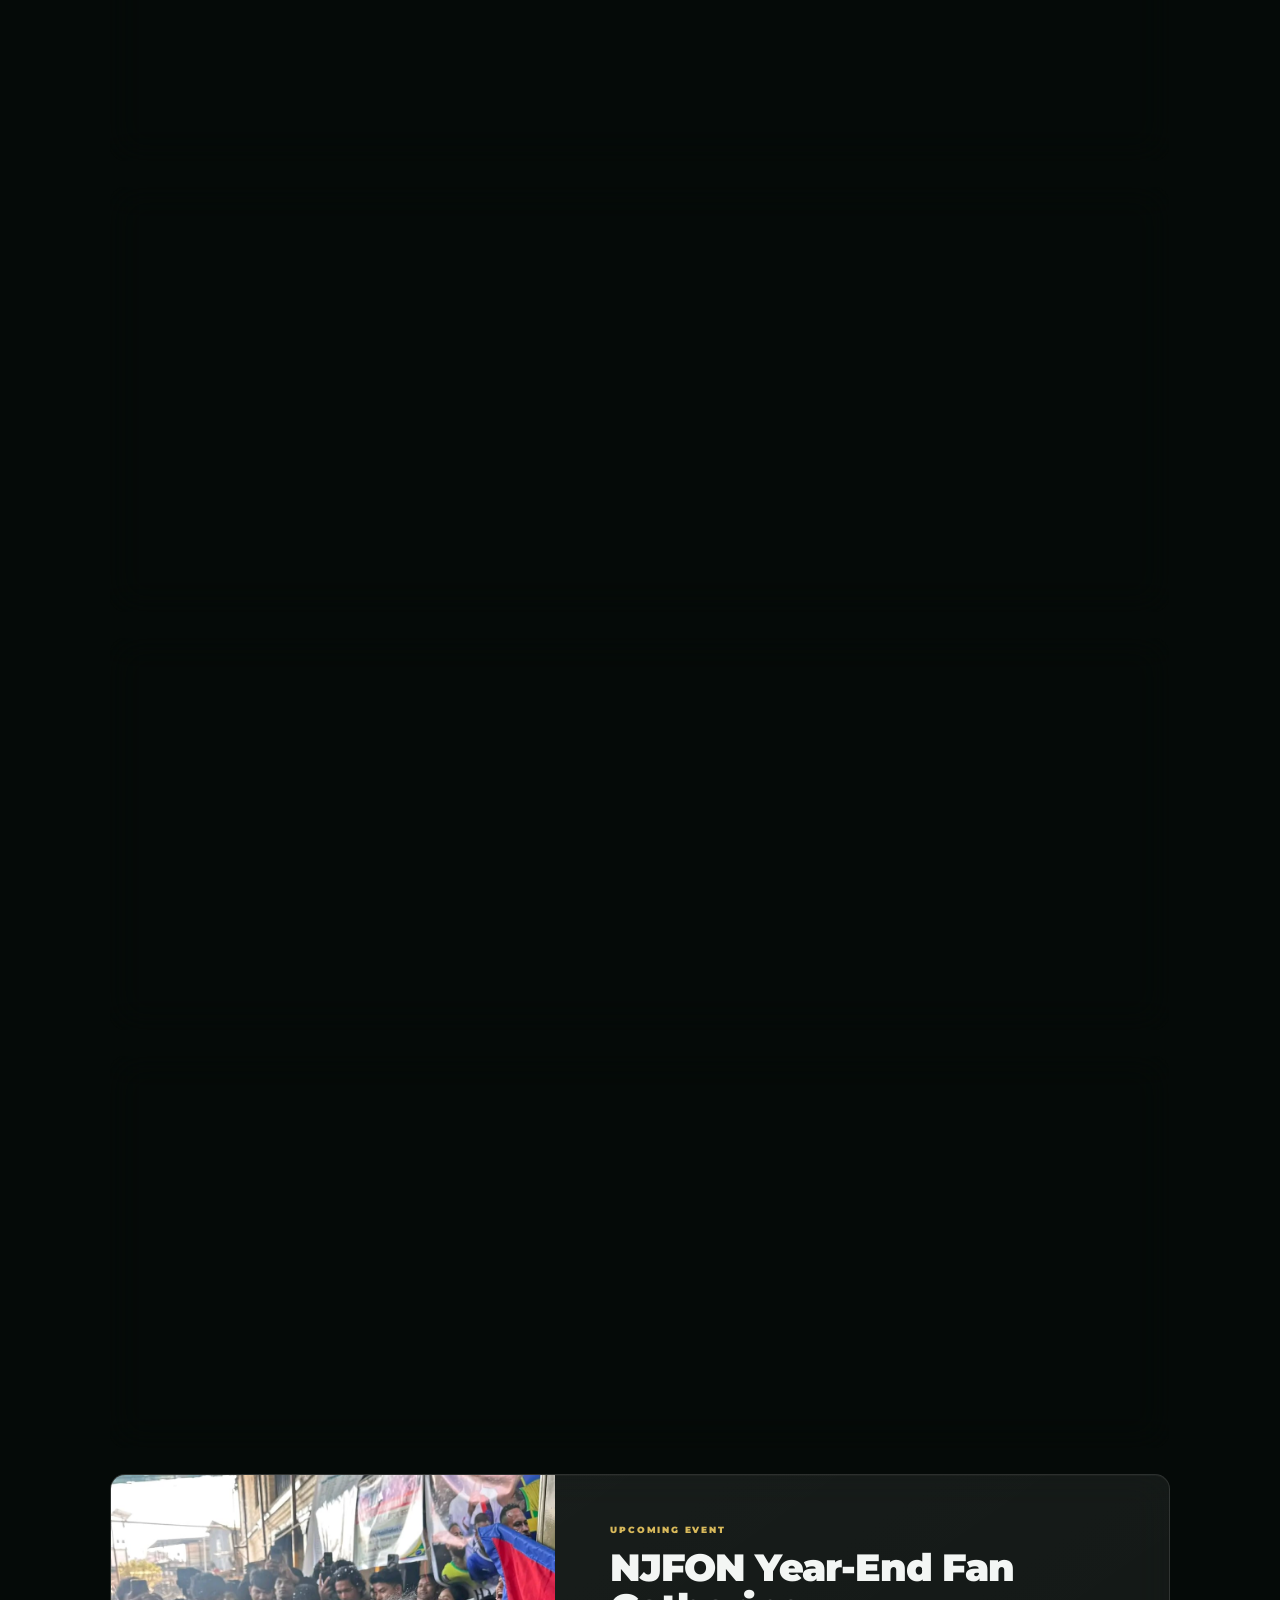
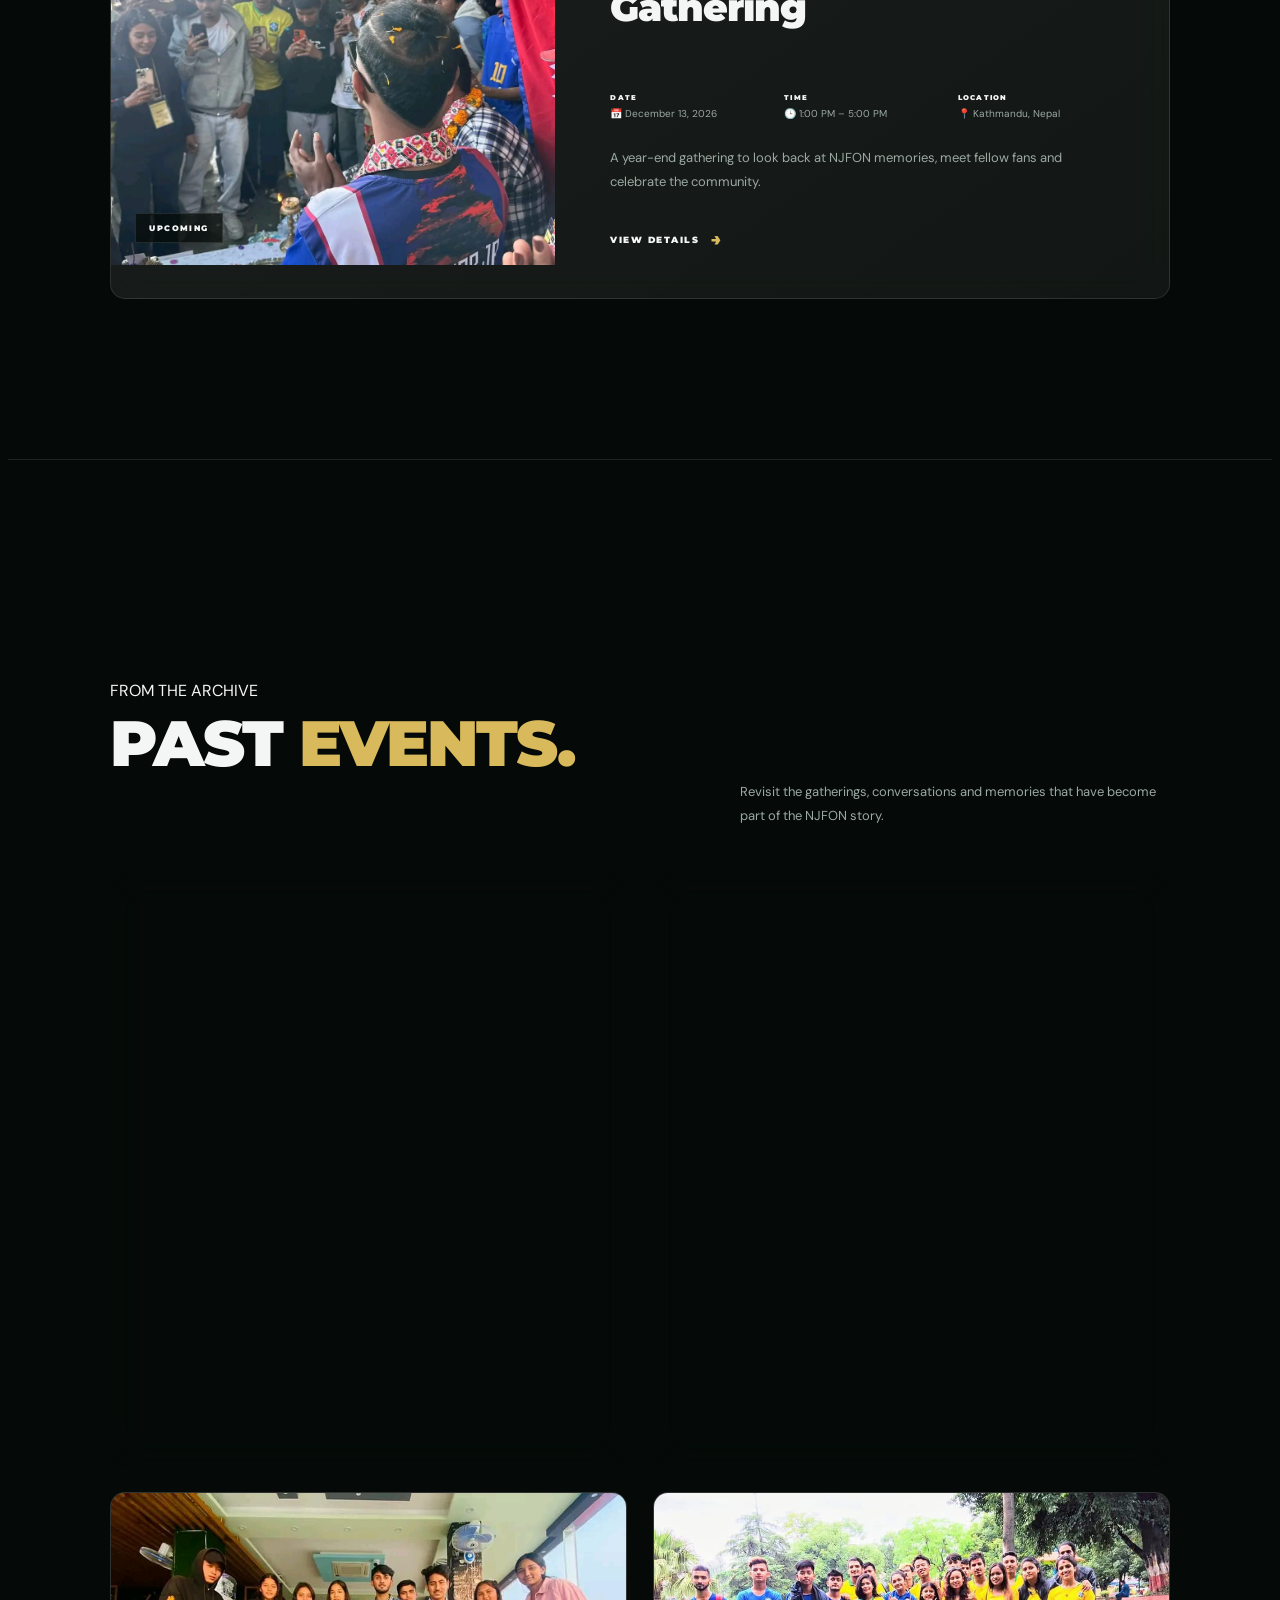
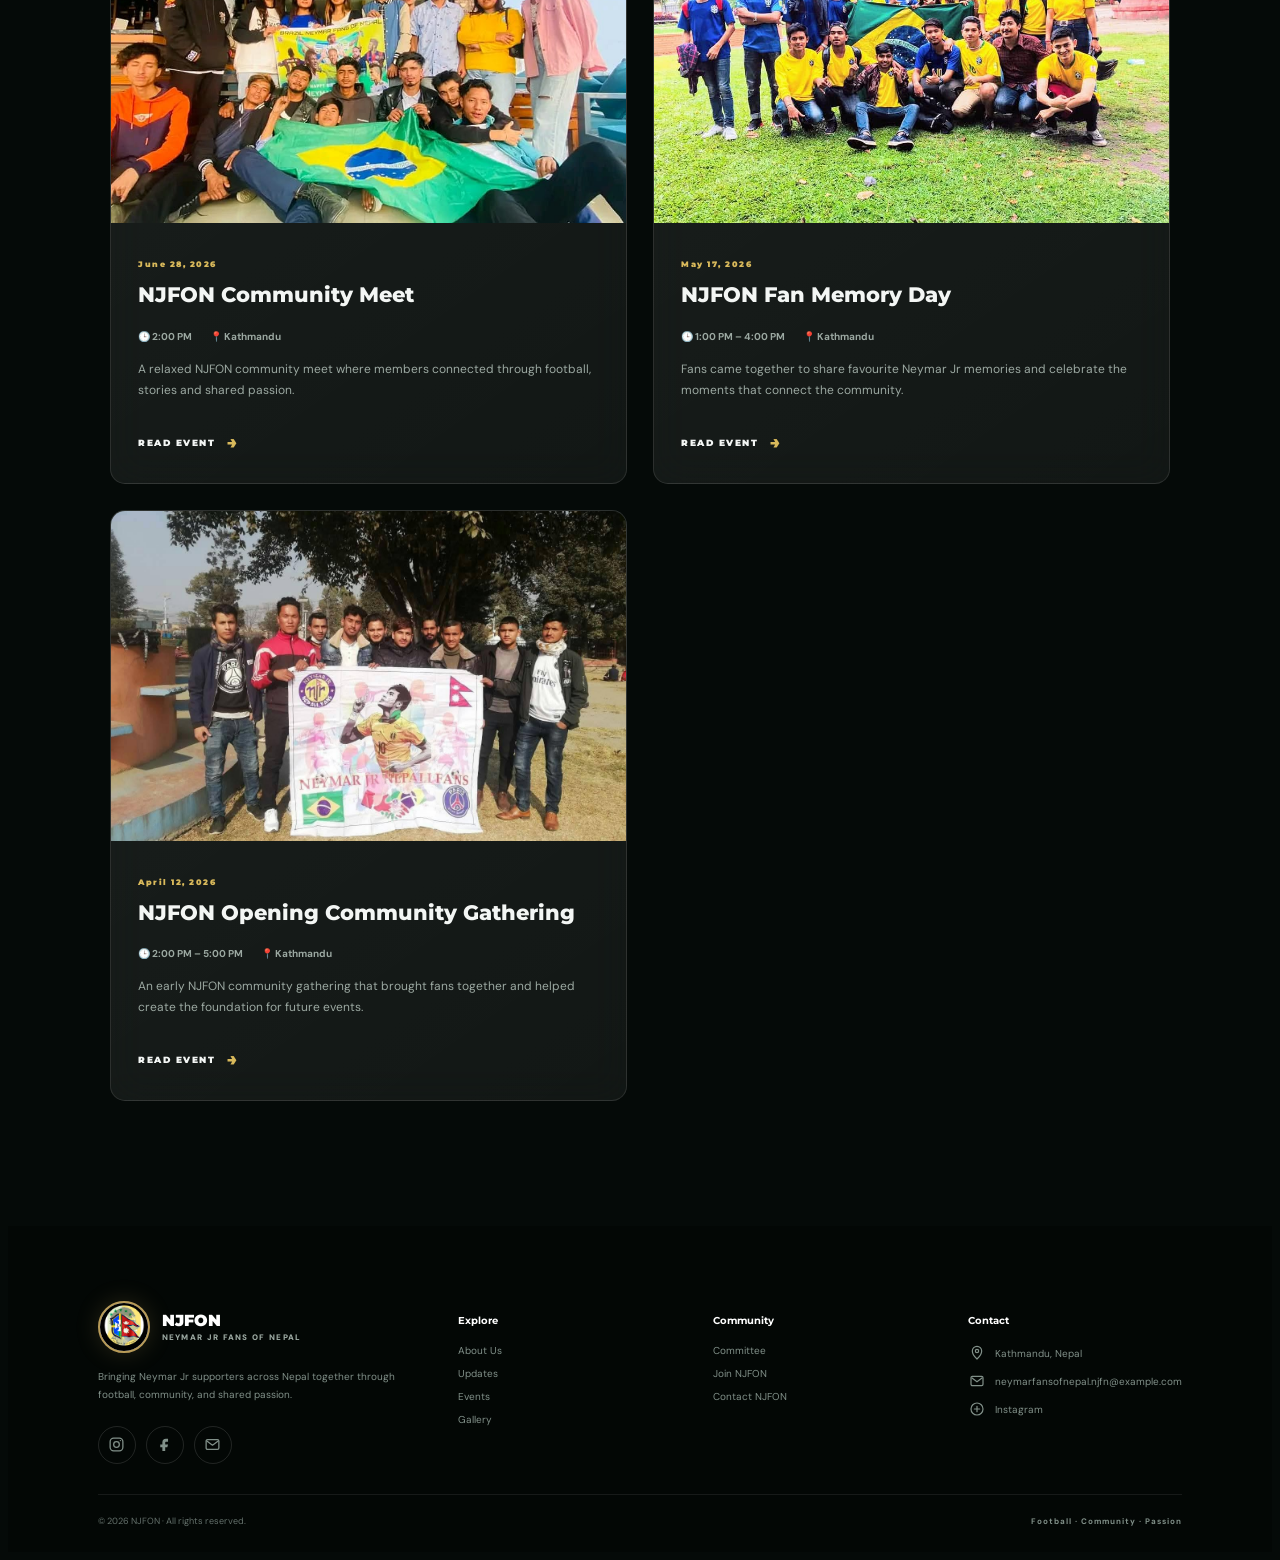
<file: events.html>
<!DOCTYPE html>
<html lang="en">
<head>
    <meta charset="UTF-8">
    <meta name="viewport" content="width=device-width, initial-scale=1.0">
    <title>Events — NJFON</title>

    <link rel="preconnect" href="https://fonts.googleapis.com">
    <link rel="preconnect" href="https://fonts.gstatic.com" crossorigin>
    <link href="https://fonts.googleapis.com/css2?family=DM+Sans:wght@400;500;600;700;800&family=Montserrat:wght@600;700;800;900&display=swap" rel="stylesheet">

    <link rel="stylesheet" href="css/about.css">
    <link rel="stylesheet" href="css/footer.css">
    <link rel="stylesheet" href="css/nav.css">
    <link rel="stylesheet" href="css/theme.css">
    <link rel="stylesheet" href="css/events.css">
    <link rel="stylesheet" href="css/mobile.css">
</head>

<body class="theme-blend">

    <div class="cursor"></div>
    <div class="cursor-trail"></div>
    <div class="cursor-trail"></div>
    <div class="cursor-trail"></div>
    <div class="cursor-trail"></div>
    <div class="cursor-trail"></div>
    <div class="cursor-trail"></div>
    <div class="cursor-trail"></div>
<main>
    <!-- HERO -->
    <section class="about-hero events-hero">
        <div class="hero-image">
            <img src="assets/events/events.jpg" alt="NJFON community events">
        </div>
        <div class="hero-overlay"></div>
        <div class="hero-lines"></div>

        <div class="hero-content reveal">
            <span class="eyebrow"><i></i> NJFON EVENTS</span>

            <h1>
                Where fans
                <span>make memories.</span>
            </h1>

            <p>
                From upcoming gatherings to moments already written into our story,
                explore the events that bring NJFON supporters together.
            </p>

            <div class="hero-bottom">
                <span>UPCOMING</span><b></b>
                <span>PAST</span><b></b>
                <span>MEMORIES</span>
            </div>
        </div>

        <div class="hero-mark">10</div>
        <div class="hero-scroll">SCROLL TO EVENTS <span></span></div>
    </section>

    <!-- NAVIGATION -->
    <section class="event-navigation section-pad">
        <div class="section-kicker reveal">01 — EVENT ARCHIVE</div>

        <div class="event-tabs reveal">
            <a href="#upcoming" class="event-tab active">UPCOMING EVENTS</a>
            <span></span>
            <a href="#past" class="event-tab">PAST EVENTS</a>
        </div>
    </section>

    <!-- UPCOMING -->
    <section class="section-pad upcoming-section" id="upcoming">
        <div class="section-heading reveal">
            <div>
                <span class="small-word">WHAT'S NEXT</span>
                <h2>UPCOMING <span>EVENTS.</span></h2>
            </div>
            <p>
                See what is coming up next and find the details you need
                before joining the NJFON community.
            </p>
        </div>

        <div id="upcomingEvents" class="upcoming-list"></div>
    </section>

    <!-- PAST -->
    <section class="section-pad past-section" id="past">
        <div class="section-heading reveal">
            <div>
                <span class="small-word">FROM THE ARCHIVE</span>
                <h2>PAST <span>EVENTS.</span></h2>
            </div>
            <p>
                Revisit the gatherings, conversations and memories
                that have become part of the NJFON story.
            </p>
        </div>

        <div id="pastEvents" class="past-grid"></div>
    </section>
</main>

  <!-- =====================================================
     FOOTER
===================================================== -->

    <footer id="contact">

        <div class="footer-grid">

            <!-- BRAND -->
            <div class="footer-brand">

                <div class="logo">

                    <div class="logo-circle">
                        <img src="assets/img/njfn-logo.jpeg" alt="NJFON">
                    </div>

                    <div class="logo-text">
                        NJFON
                        <small>Neymar Jr Fans of Nepal</small>
                    </div>

                </div>

                <p>
                    Bringing Neymar Jr supporters across Nepal together through football, community, and shared passion.
                </p>

                <!-- SOCIAL ICONS -->
                <div class="footer-social">

                    <a href="#" aria-label="Instagram" title="Instagram">
                        <svg viewBox="0 0 24 24">
                            <rect x="3" y="3" width="18" height="18" rx="5" fill="none" stroke="currentColor"
                                stroke-width="1.8" />
                            <circle cx="12" cy="12" r="4" fill="none" stroke="currentColor" stroke-width="1.8" />
                            <circle cx="17.5" cy="6.5" r="1" fill="currentColor" />
                        </svg>
                    </a>

                    <a href="#" aria-label="Facebook" title="Facebook">
                        <svg viewBox="0 0 24 24">
                            <path d="M14 8h3V4h-3c-3.3 0-5 2-5 5v3H6v4h3v5h4v-5h3l1-4h-4V9c0-.7.3-1 1-1Z"
                                fill="currentColor" />
                        </svg>
                    </a>

                    <a href="mailto:neymarfansofnepal.njfn@example.com" aria-label="Email" title="Email">
                        <svg viewBox="0 0 24 24">
                            <rect x="3" y="5" width="18" height="14" rx="2" fill="none" stroke="currentColor"
                                stroke-width="1.8" />
                            <path d="m4 7 8 6 8-6" fill="none" stroke="currentColor" stroke-width="1.8"
                                stroke-linecap="round" stroke-linejoin="round" />
                        </svg>
                    </a>

                </div>

            </div>


            <!-- EXPLORE -->
            <div class="footer-column">

                <h4>Explore</h4>

                <a href="about.html">About Us</a>
                <a href="updates.html">Updates</a>
                <a href="events.html">Events</a>
                <a href="gallery.html">Gallery</a>

            </div>


            <!-- COMMUNITY -->
            <div class="footer-column">

                <h4>Community</h4>

                <a href="committee.html">Committee</a>
                <a href="membership.html">Join NJFON</a>
                <a href="contact.html">Contact NJFON</a>

            </div>


            <!-- CONTACT -->
            <div class="footer-column">

                <h4>Contact</h4>

                <a href="#" class="footer-contact-item">

                    <span class="footer-icon">
                        <svg viewBox="0 0 24 24">
                            <path d="M12 21s7-6.2 7-12A7 7 0 0 0 5 9c0 5.8 7 12 7 12Z" fill="none" stroke="currentColor"
                                stroke-width="1.8" />
                            <circle cx="12" cy="9" r="2.5" fill="none" stroke="currentColor" stroke-width="1.8" />
                        </svg>
                    </span>

                    Kathmandu, Nepal

                </a>


                <a href="mailto:neymarfansofnepal.njfn@example.com" class="footer-contact-item">

                    <span class="footer-icon">
                        <svg viewBox="0 0 24 24">
                            <rect x="3" y="5" width="18" height="14" rx="2" fill="none" stroke="currentColor"
                                stroke-width="1.8" />
                            <path d="m4 7 8 6 8-6" fill="none" stroke="currentColor" stroke-width="1.8" />
                        </svg>
                    </span>

                    neymarfansofnepal.njfn@example.com

                </a>


                <a href="#" class="footer-contact-item">

                    <span class="footer-icon">
                        <svg viewBox="0 0 24 24">
                            <circle cx="12" cy="12" r="9" fill="none" stroke="currentColor" stroke-width="1.8" />
                            <path d="M8 12h8M12 8v8" fill="none" stroke="currentColor" stroke-width="1.8"
                                stroke-linecap="round" />
                        </svg>
                    </span>

                    Instagram

                </a>

            </div>

        </div>


        <!-- =================================================
         FOOTER BOTTOM
    ================================================= -->

        <div class="footer-bottom">

            <!-- LEFT -->
            <div class="footer-bottom-left">
                © 2026 NJFON · All rights reserved.
            </div>


            <!-- RIGHT -->
            <div class="footer-bottom-right">
                Football · Community · Passion
            </div>

        </div>


       

    </footer>
<script src="js/nav.js"></script>
<script src="js/theme.js"></script>
<script src="js/about.js"></script>
<script src="js/events.js"></script>
<script src="js/upcoming.js"></script>

    <script src="js/cursor.js"></script>
</body>
</html>
</file>
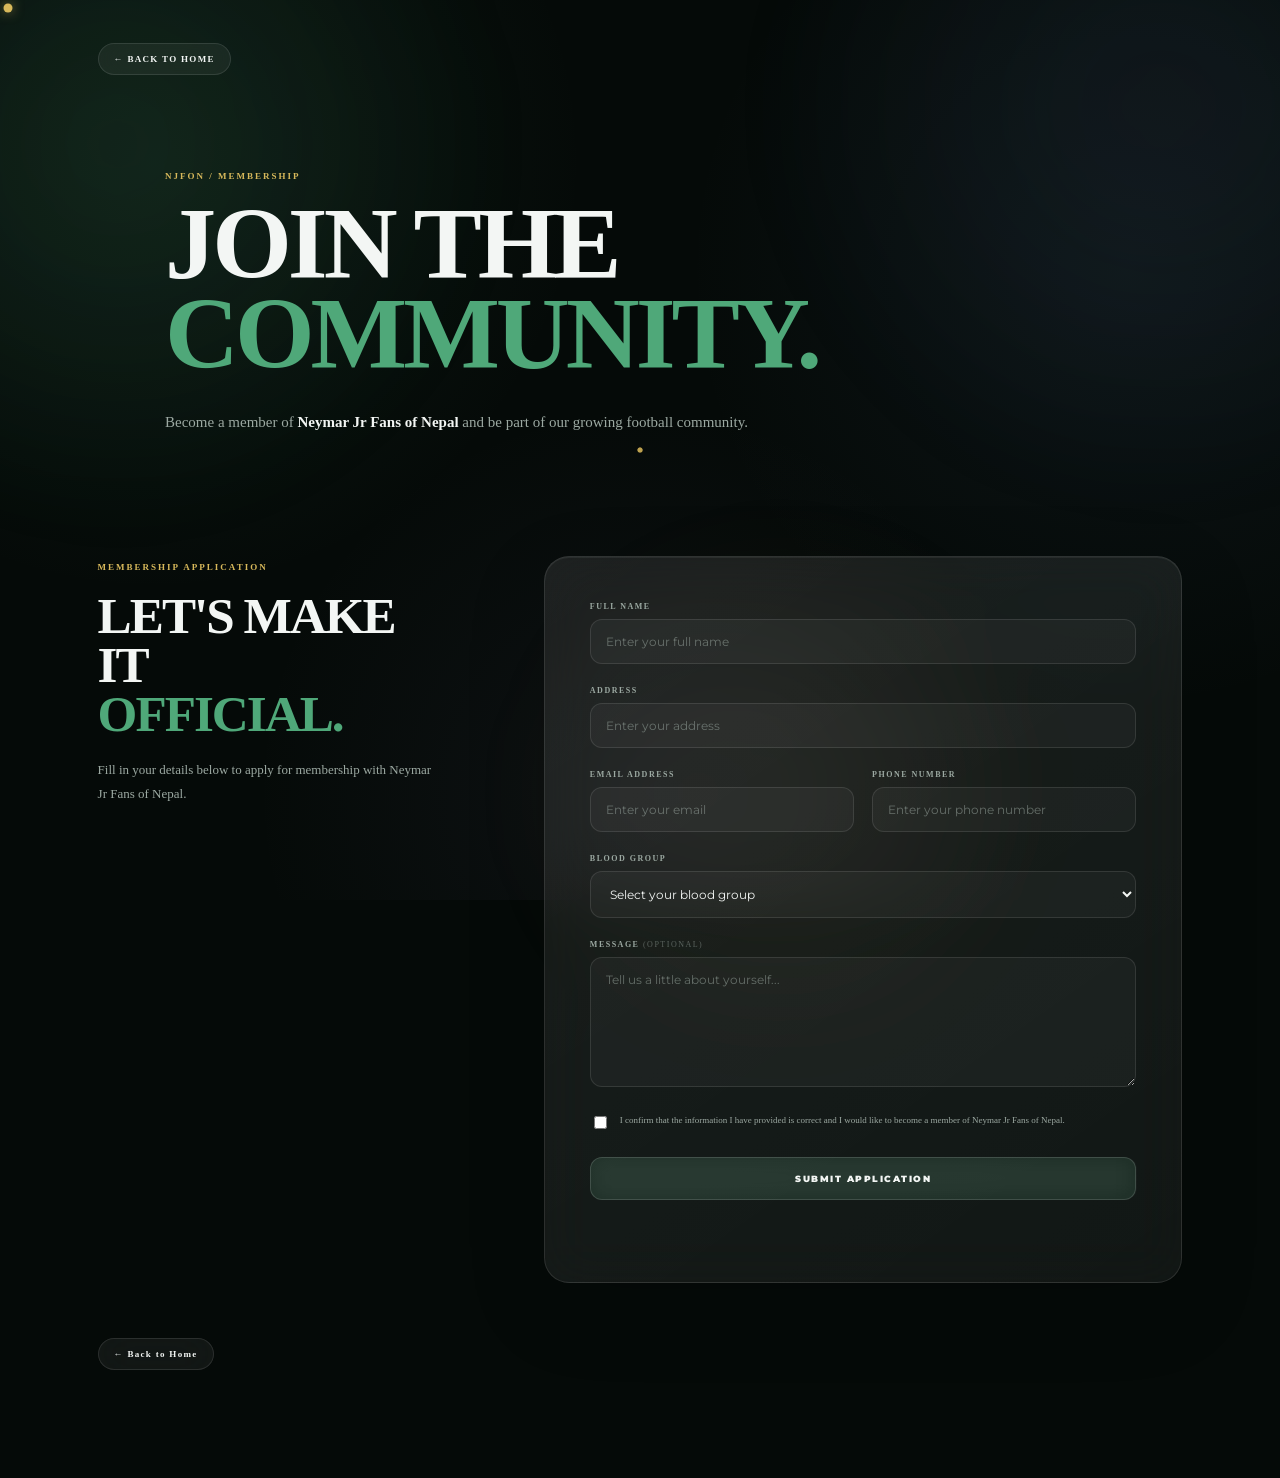
<file: membership.html>
<!DOCTYPE html>
<html lang="en">

<head>

    <meta charset="UTF-8">
    <meta
        name="viewport"
        content="width=device-width, initial-scale=1.0"
    >

    <title>Membership | NJFON</title>

   
    <link rel="stylesheet" href="css/theme.css">

    <link rel="stylesheet" href="css/membership.css">

    <link rel="stylesheet" href="css/mobile.css">

    <link
        href="https://fonts.googleapis.com/css2?family=Montserrat:wght@400;500;600;700;800;900&display=swap"
        rel="stylesheet"
    >

</head>


<body class="theme-blend">


    <!-- SAME CURSOR SYSTEM -->

    <div class="cursor"></div>

    <div class="cursor-trail"></div>
    <div class="cursor-trail"></div>
    <div class="cursor-trail"></div>
    <div class="cursor-trail"></div>
    <div class="cursor-trail"></div>


    <main class="membership-page">


        <!-- BACK HOME -->

        <a
            href="index.html"
            class="membership-back"
        >
            ← BACK TO HOME
        </a>


        <!-- HERO -->

        <section class="membership-hero">

            <span class="membership-kicker">
                NJFON / MEMBERSHIP
            </span>

            <h1>
                JOIN THE<br>
                <span>COMMUNITY.</span>
            </h1>

            <p>
                Become a member of
                <strong>Neymar Jr Fans of Nepal</strong>
                and be part of our growing football community.
            </p>

        </section>


        <!-- FORM -->

        <section class="membership-content">

            <div class="membership-intro">

                <span class="membership-label">
                    MEMBERSHIP APPLICATION
                </span>

                <h2>
                    LET'S MAKE IT<br>
                    <span>OFFICIAL.</span>
                </h2>

                <p>
                    Fill in your details below to apply for
                    membership with Neymar Jr Fans of Nepal.
                </p>

            </div>


            <div class="membership-form-wrapper">

                <form
                    id="membershipForm"
                    class="membership-form"
                >


                    <!-- NAME -->

                    <div class="membership-field">

                        <label for="name">
                            FULL NAME
                        </label>

                        <input
                            type="text"
                            id="name"
                            name="name"
                            placeholder="Enter your full name"
                            maxlength="100"
                            required
                        >

                    </div>


                    <!-- ADDRESS -->

                    <div class="membership-field">

                        <label for="address">
                            ADDRESS
                        </label>

                        <input
                            type="text"
                            id="address"
                            name="address"
                            placeholder="Enter your address"
                            maxlength="250"
                            required
                        >

                    </div>


                    <!-- EMAIL + PHONE -->

                    <div class="membership-row">

                        <div class="membership-field">

                            <label for="email">
                                EMAIL ADDRESS
                            </label>

                            <input
                                type="email"
                                id="email"
                                name="email"
                                placeholder="Enter your email"
                                maxlength="150"
                                required
                            >

                        </div>


                        <div class="membership-field">

                            <label for="phone">
                                PHONE NUMBER
                            </label>

                            <input
                                type="tel"
                                id="phone"
                                name="phone"
                                placeholder="Enter your phone number"
                                maxlength="30"
                                required
                            >

                        </div>

                    </div>


                    <!-- BLOOD GROUP -->

                    <div class="membership-field">

                        <label for="bloodGroup">
                            BLOOD GROUP
                        </label>

                        <select
                            id="bloodGroup"
                            name="bloodGroup"
                            required
                        >

                            <option value="">
                                Select your blood group
                            </option>

                            <option value="A+">A+</option>
                            <option value="A-">A-</option>
                            <option value="B+">B+</option>
                            <option value="B-">B-</option>
                            <option value="AB+">AB+</option>
                            <option value="AB-">AB-</option>
                            <option value="O+">O+</option>
                            <option value="O-">O-</option>

                        </select>

                    </div>


                    <!-- OPTIONAL MESSAGE -->

                    <div class="membership-field">

                        <label for="message">
                            MESSAGE
                            <span>(OPTIONAL)</span>
                        </label>

                        <textarea
                            id="message"
                            name="message"
                            rows="5"
                            maxlength="3000"
                            placeholder="Tell us a little about yourself..."
                        ></textarea>

                    </div>


                    <!-- AGREEMENT -->

                    <label class="membership-agreement">

                        <input
                            type="checkbox"
                            id="agreement"
                            required
                        >

                        <span>
                            I confirm that the information I have
                            provided is correct and I would like
                            to become a member of Neymar Jr
                            Fans of Nepal.
                        </span>

                    </label>


                    <!-- SUBMIT -->

                    <button
                        type="submit"
                        id="membershipSubmit"
                        class="membership-submit"
                    >
                        <span id="membershipButtonText">
                            SUBMIT APPLICATION
                        </span>
                    </button>


                    <!-- STATUS -->

                    <div
                        id="membershipMessage"
                        class="membership-message"
                    ></div>


                </form>

            </div>

        </section>

     
<a href="index.html" class="membership-back membership-back-bottom">
    ← Back to Home
</a>

    </main>


    <!-- SAME THEME SYSTEM -->

    <script src="js/theme.js"></script>
    <script src="js/membership.js"></script></body>

</html>
</file>
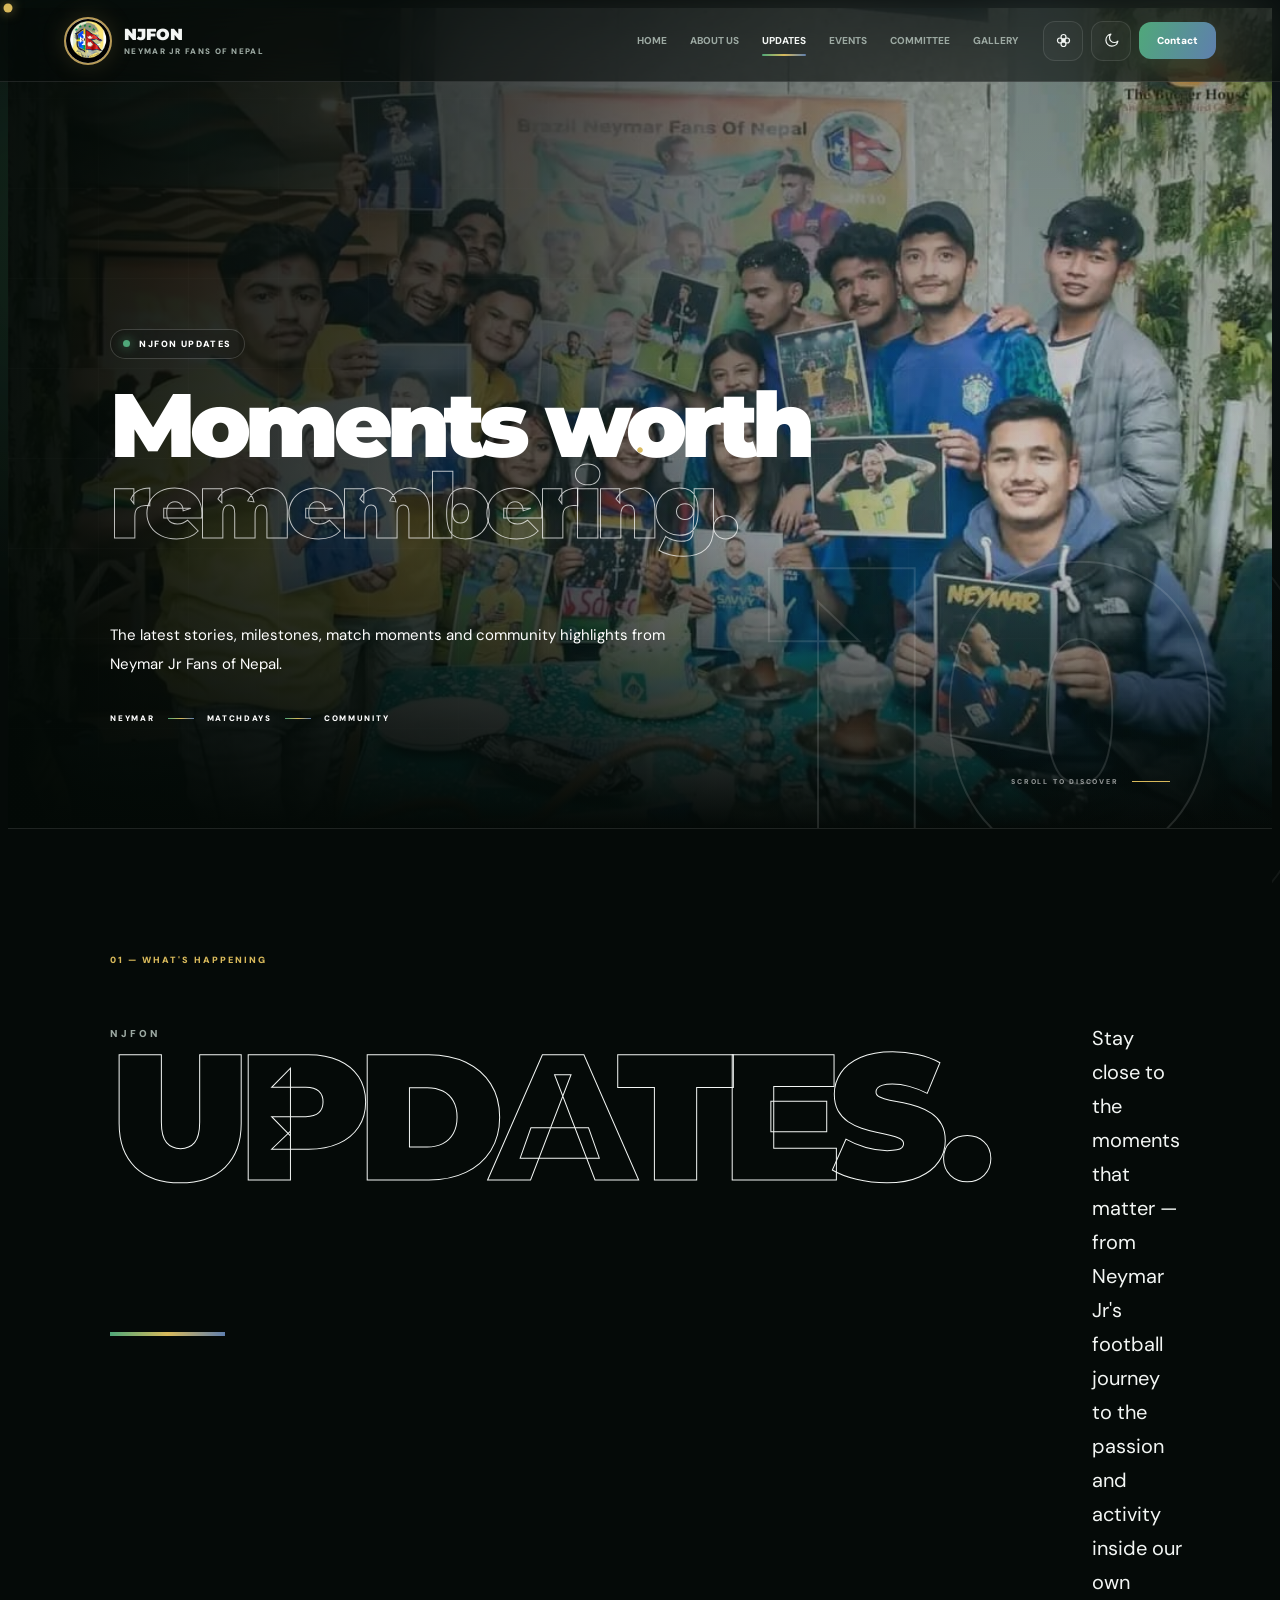
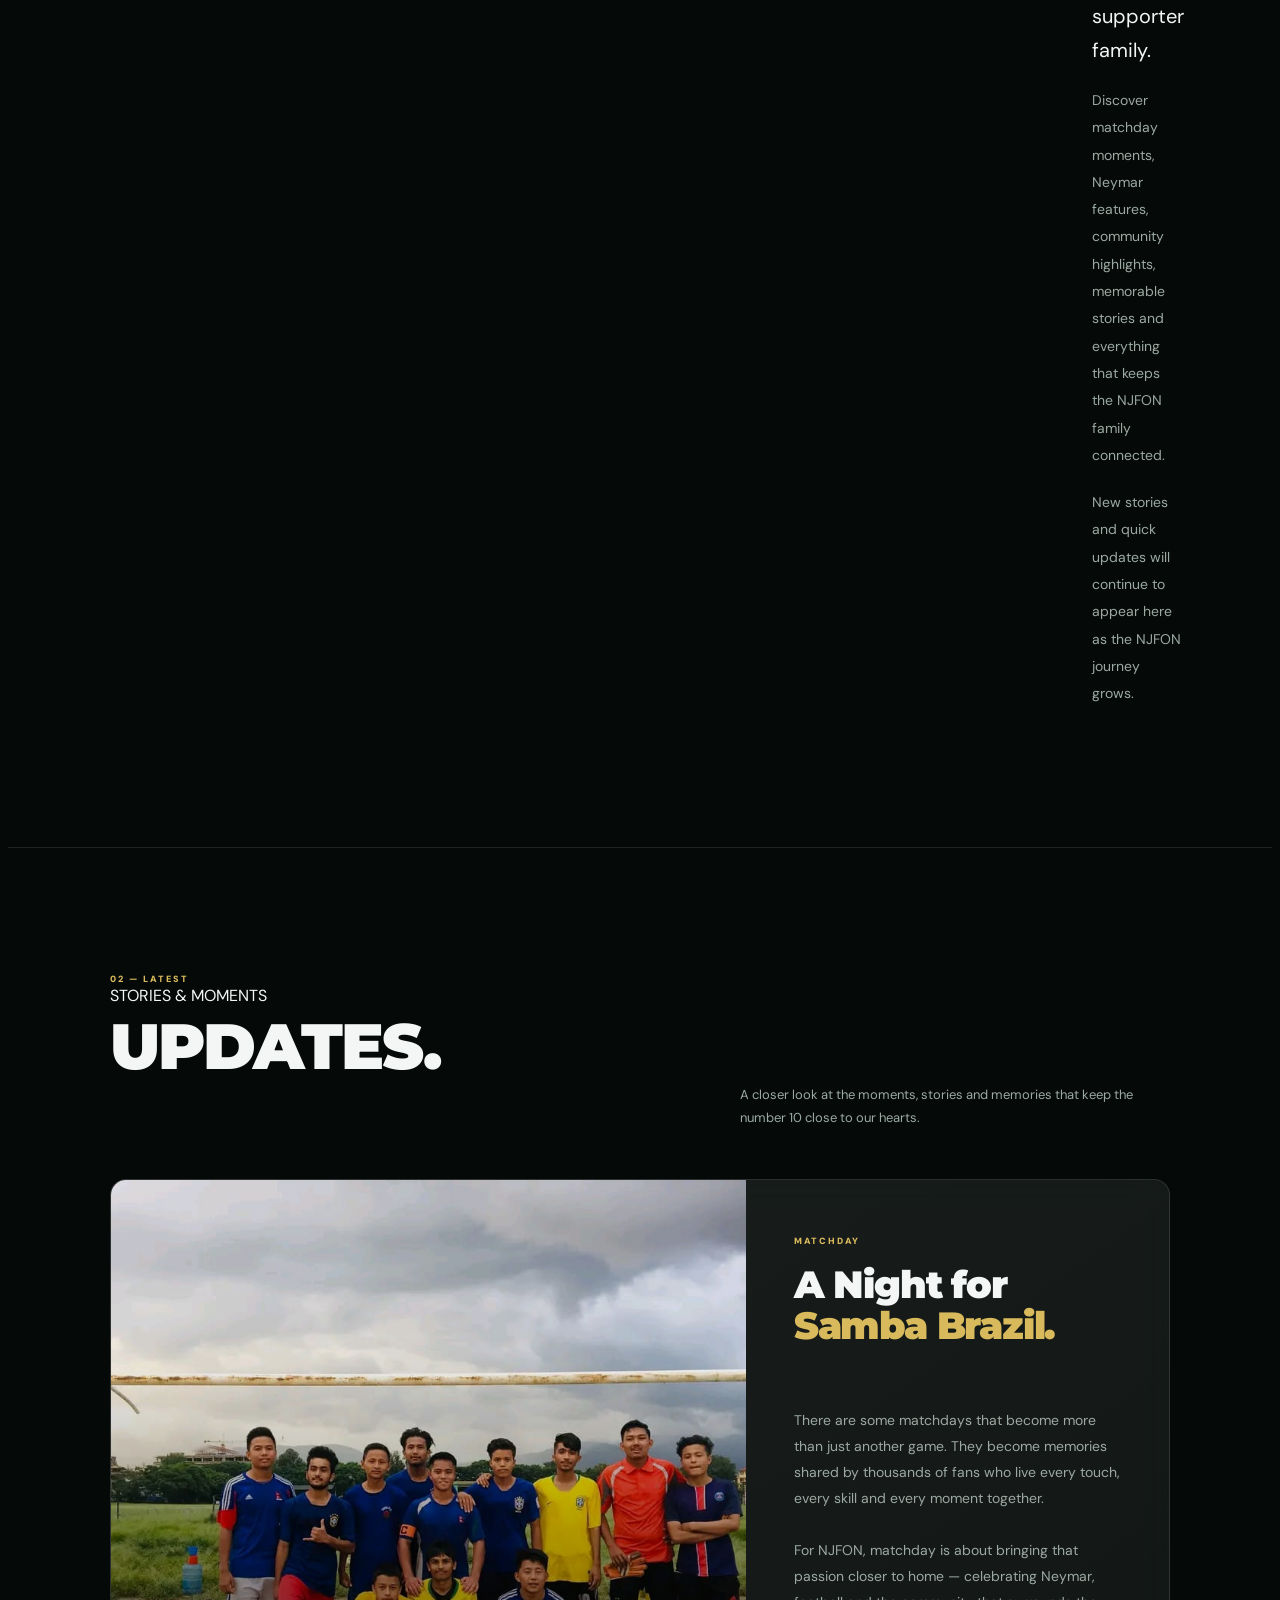
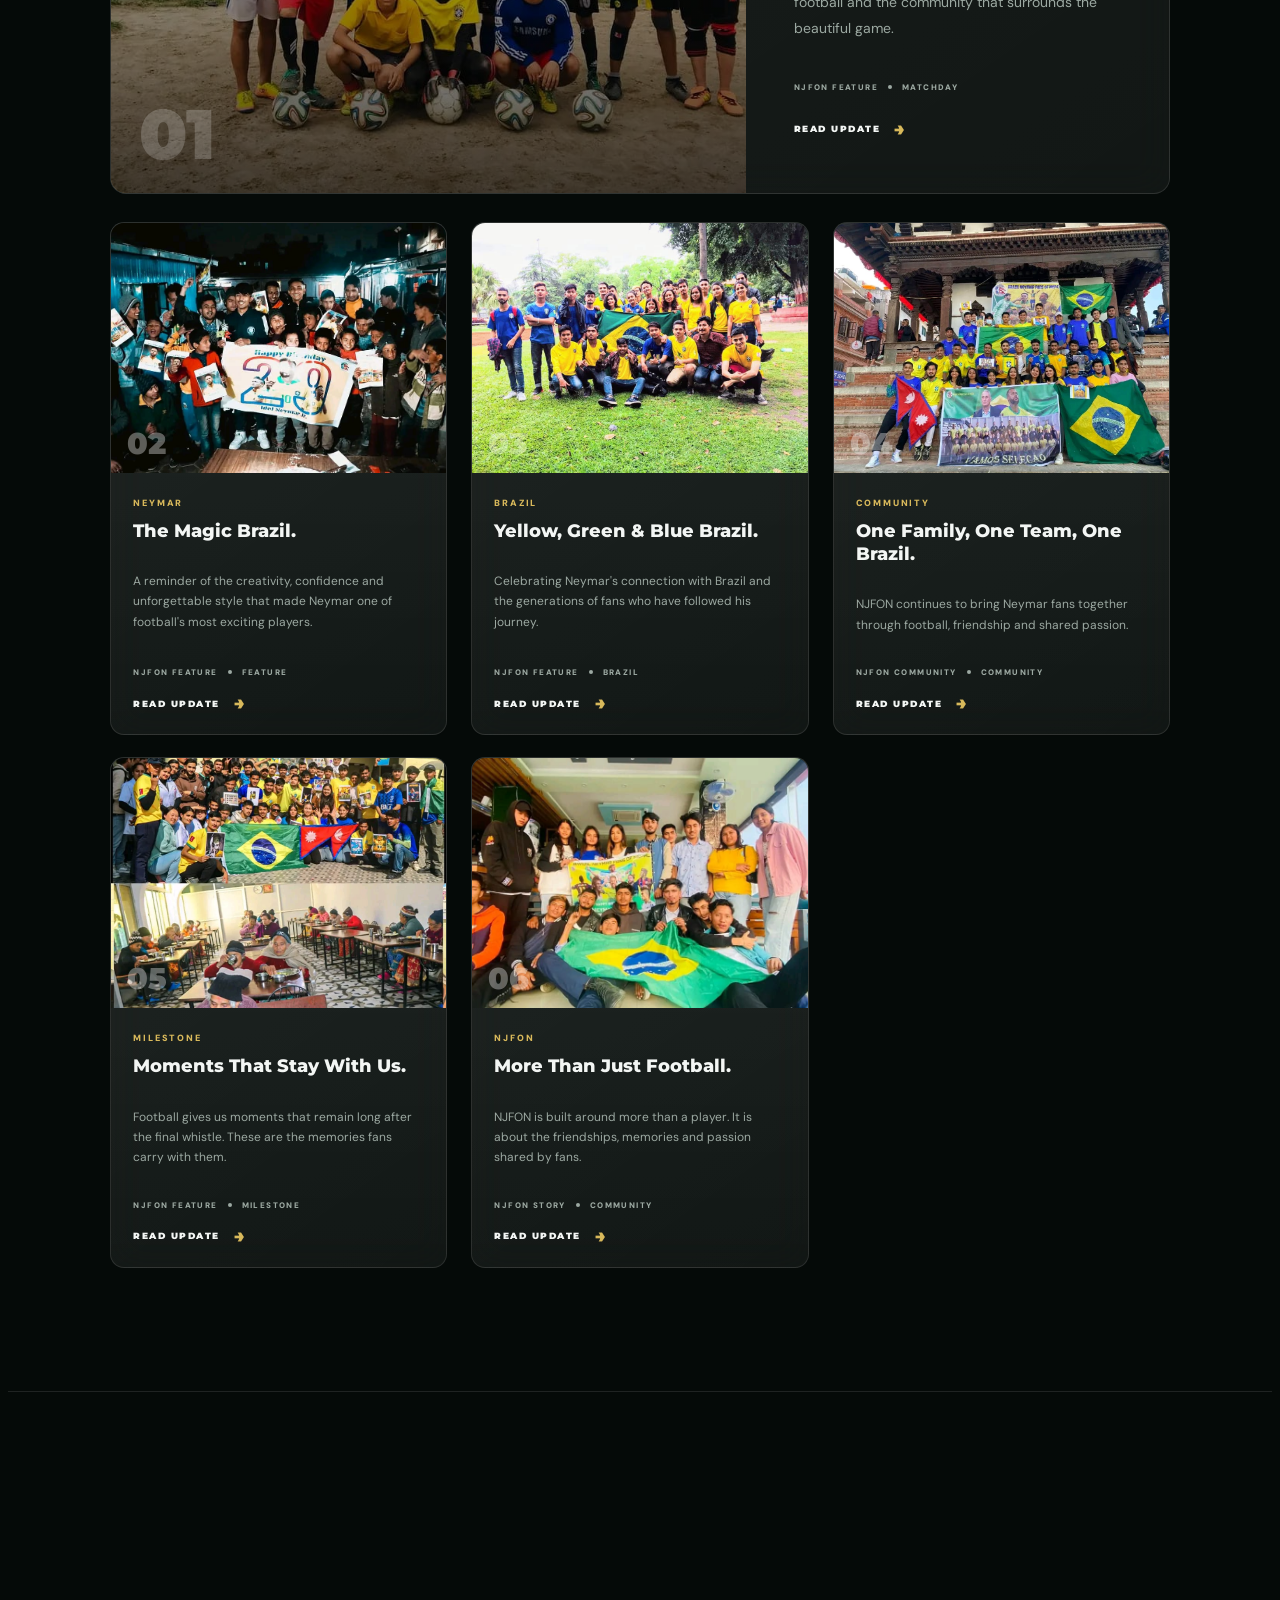
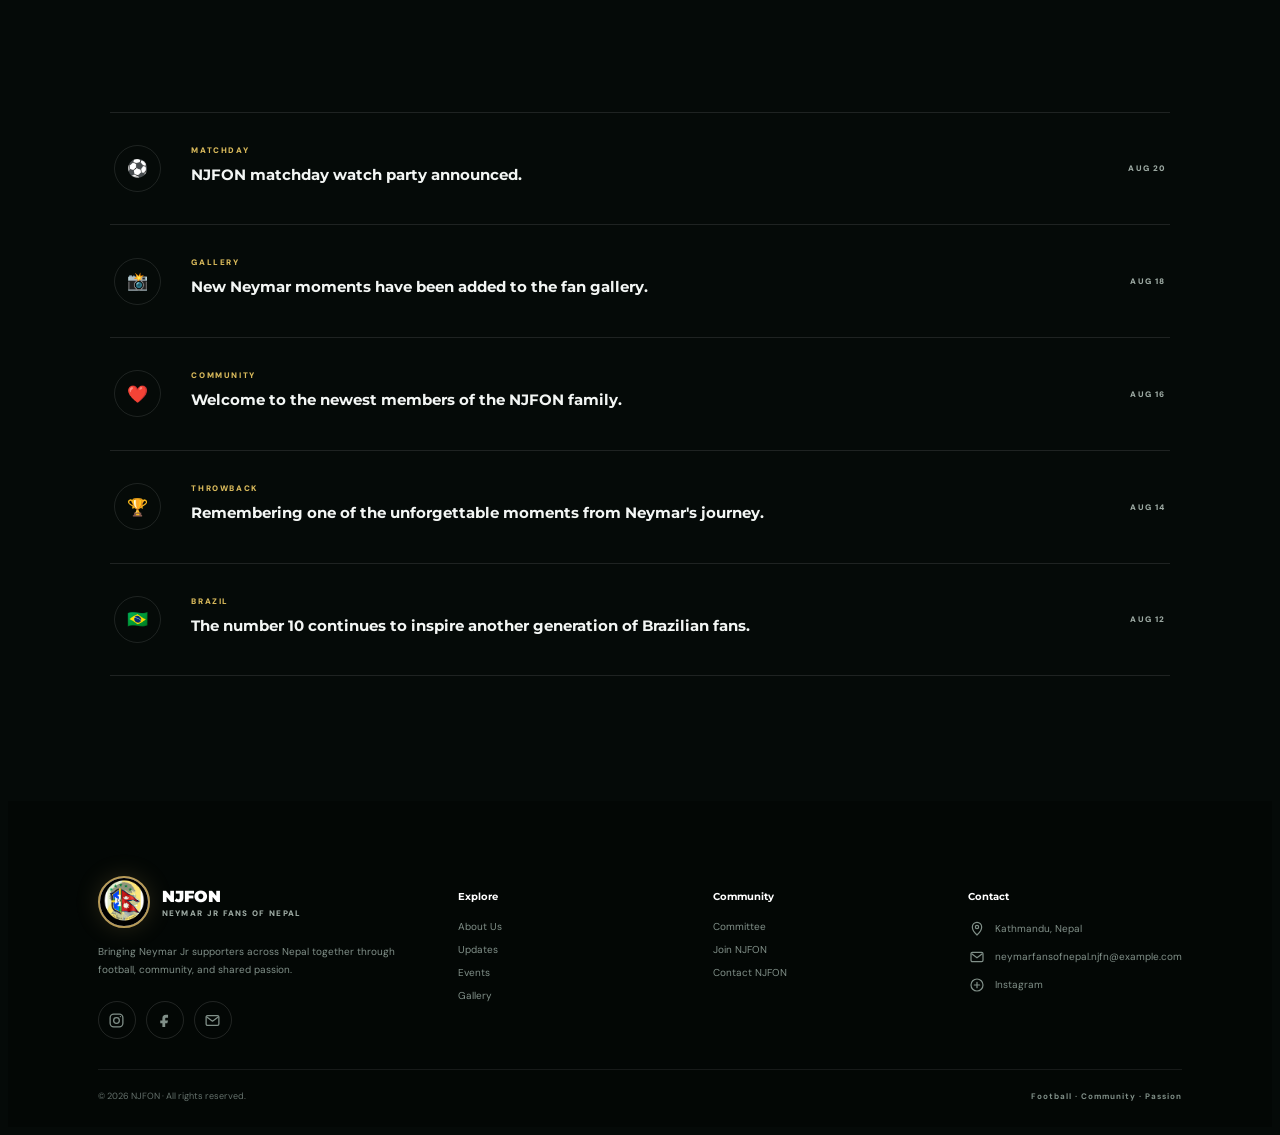
<file: updates.html>
<!DOCTYPE html>
<html lang="en">

<head>
    <meta charset="UTF-8">
    <meta name="viewport" content="width=device-width, initial-scale=1.0">

    <title>Updates — NJFON</title>

    <!-- Google Fonts -->
    <link rel="preconnect" href="https://fonts.googleapis.com">
    <link rel="preconnect" href="https://fonts.gstatic.com" crossorigin>

    <link
        href="https://fonts.googleapis.com/css2?family=DM+Sans:wght@400;500;600;700;800&family=Montserrat:wght@600;700;800;900&display=swap"
        rel="stylesheet">

    <!-- Shared / Page Styles -->
    <link rel="stylesheet" href="css/about.css">
    <link rel="stylesheet" href="css/footer.css">
    <link rel="stylesheet" href="css/updates.css">

    <!-- Shared Theme + Navigation -->
    <link rel="stylesheet" href="css/theme.css">
    <link rel="stylesheet" href="css/nav.css">
    <link rel="stylesheet" href="css/mobile.css">
</head>

<body class="theme-blend">

    <!-- =====================================================
         CUSTOM CURSOR
    ====================================================== -->

 <div class="cursor"></div>
    <div class="cursor-trail"></div>
    <div class="cursor-trail"></div>
    <div class="cursor-trail"></div>
    <div class="cursor-trail"></div>
    <div class="cursor-trail"></div>
    <div class="cursor-trail"></div>
    <div class="cursor-trail"></div>


    <!-- =====================================================
         MAIN
    ====================================================== -->

    <main>

        <!-- =================================================
             HERO
        ================================================== -->

        <section class="about-hero update-hero">

            <div class="hero-image">
                <img src="assets/img/updates.jpg" alt="Neymar Jr trophy">
            </div>

            <div class="hero-overlay"></div>
            <div class="hero-lines"></div>

            <div class="hero-content reveal">

                <span class="eyebrow">
                    <i></i>
                    NJFON Updates
                </span>

                <h1>
                    Moments worth
                    <span>remembering.</span>
                </h1>

                <p>
                    The latest stories, milestones, match moments and
                    community highlights from Neymar Jr Fans of Nepal.
                </p>

                <div class="hero-bottom">
                    <span>NEYMAR</span>
                    <b></b>
                    <span>MATCHDAYS</span>
                    <b></b>
                    <span>COMMUNITY</span>
                </div>

            </div>

            <div class="hero-mark">10</div>

            <div class="hero-scroll">
                SCROLL TO DISCOVER
                <span></span>
            </div>

        </section>


        <!-- =================================================
             INTRO
        ================================================== -->

        <section class="intro section-pad">

            <div class="section-kicker reveal">
                01 — WHAT'S HAPPENING
            </div>

            <div class="intro-grid">

                <div class="intro-title reveal">

                    <span class="small-word">
                        NJFON
                    </span>

                    <h2>
                        UPDATES.
                    </h2>

                    <div class="title-line"></div>

                </div>

                <div class="intro-copy reveal">

                    <p class="lead">
                        Stay close to the moments that matter —
                        from Neymar Jr's football journey to the
                        passion and activity inside our own supporter
                        family.
                    </p>

                    <p>
                        Discover matchday moments, Neymar features,
                        community highlights, memorable stories and
                        everything that keeps the NJFON family connected.
                    </p>

                    <p>
                        New stories and quick updates will continue to
                        appear here as the NJFON journey grows.
                    </p>

                </div>

            </div>

        </section>


        <!-- =================================================
             LATEST UPDATES
        ================================================== -->

        <section class="section-pad updates-section">

            <div class="section-kicker reveal">
                02 — LATEST
            </div>

            <div class="updates-heading reveal">

                <div>
                    <span class="small-word">
                        STORIES &amp; MOMENTS
                    </span>

                    <h2>
                        UPDATES.
                    </h2>
                </div>

                <p>
                    A closer look at the moments, stories and
                    memories that keep the number 10 close to
                    our hearts.
                </p>

            </div>


            <!-- =================================================
                 FEATURED UPDATE
            ================================================== -->

            <article class="featured-update reveal">

                <div class="featured-update-image">

                    <img
                        src="assets/img/updates-1.jpg"
                        alt="Neymar Jr matchday moment"
                    >

                    <div class="featured-overlay"></div>

                    <span class="featured-number">
                        01
                    </span>

                </div>

                <div class="featured-update-content">

                    <span class="update-tag">
                        Matchday
                    </span>

                    <h3>
                        A Night for
                        <span>Samba Brazil.</span>
                    </h3>

                    <p>
                        There are some matchdays that become more
                        than just another game. They become memories
                        shared by thousands of fans who live every
                        touch, every skill and every moment together.
                    </p>

                    <p class="featured-description">
                        For NJFON, matchday is about bringing that
                        passion closer to home — celebrating Neymar,
                        football and the community that surrounds the
                        beautiful game.
                    </p>

                    <div class="update-meta">
                        <span>NJFON FEATURE</span>
                        <span></span>
                        <span>Matchday</span>
                    </div>

                    <a class="read-update" href="update-details.html?id=featured" data-update="featured"
                    >
                        READ UPDATE
                        <span>→</span>
                    </a>

                </div>

            </article>


            <!-- =================================================
                 UPDATE CARDS
            ================================================== -->

            <div class="updates-grid">


                <!-- UPDATE 02 -->

                <article
                    class="update-card reveal"
                    data-update="02"
                >

                    <div class="update-image">

                        <img
                            src="assets/img/updates-2.jpg"
                            alt="Neymar Jr"
                        >

                        <span class="update-index">
                            02
                        </span>

                    </div>

                    <div class="update-body">

                        <span class="update-tag">
                            Neymar
                        </span>

                        <h3>
                            The Magic Brazil.
                        </h3>

                        <p>
                            A reminder of the creativity, confidence
                            and unforgettable style that made Neymar
                            one of football's most exciting players.
                        </p>

                        <div class="update-meta">
                            <span>NJFON FEATURE</span>
                            <span></span>
                            <span>Feature</span>
                        </div>

                        <a class="read-update" href="update-details.html?id=02" data-update="02"
                        >
                            READ UPDATE
                            <span>→</span>
                        </a>

                    </div>

                </article>


                <!-- UPDATE 03 -->

                <article
                    class="update-card reveal"
                    data-update="03"
                >

                    <div class="update-image">

                        <img
                            src="assets/img/updates-3.jpg"
                            alt="Brazil football moment"
                        >

                        <span class="update-index">
                            03
                        </span>

                    </div>

                    <div class="update-body">

                        <span class="update-tag">
                            Brazil
                        </span>

                        <h3>
                            Yellow, Green &amp; Blue Brazil.
                        </h3>

                        <p>
                            Celebrating Neymar's connection with
                            Brazil and the generations of fans who
                            have followed his journey.
                        </p>

                        <div class="update-meta">
                            <span>NJFON FEATURE</span>
                            <span></span>
                            <span>Brazil</span>
                        </div>

                        <a class="read-update" href="update-details.html?id=03" data-update="03"
                        >
                            READ UPDATE
                            <span>→</span>
                        </a>

                    </div>

                </article>


                <!-- UPDATE 04 -->

                <article
                    class="update-card reveal"
                    data-update="04"
                >

                    <div class="update-image">

                        <img
                            src="assets/img/updates-4.jpg"
                            alt="NJFON community"
                        >

                        <span class="update-index">
                            04
                        </span>

                    </div>

                    <div class="update-body">

                        <span class="update-tag">
                            Community
                        </span>

                        <h3>
                            One Family, One Team, One Brazil.
                        </h3>

                        <p>
                            NJFON continues to bring Neymar fans
                            together through football, friendship
                            and shared passion.
                        </p>

                        <div class="update-meta">
                            <span>NJFON COMMUNITY</span>
                            <span></span>
                            <span>Community</span>
                        </div>

                        <a class="read-update" href="update-details.html?id=04" data-update="04"
                        >
                            READ UPDATE
                            <span>→</span>
                        </a>

                    </div>

                </article>


                <!-- UPDATE 05 -->

                <article
                    class="update-card reveal"
                    data-update="05"
                >

                    <div class="update-image">

                        <img
                             src="assets/img/updates-5.jpg"
                            alt="Football trophy"
                        >

                        <span class="update-index">
                            05
                        </span>

                    </div>

                    <div class="update-body">

                        <span class="update-tag">
                            Milestone
                        </span>

                        <h3>
                            Moments That Stay With Us.
                        </h3>

                        <p>
                            Football gives us moments that remain
                            long after the final whistle. These are
                            the memories fans carry with them.
                        </p>

                        <div class="update-meta">
                            <span>NJFON FEATURE</span>
                            <span></span>
                            <span>Milestone</span>
                        </div>

                        <a class="read-update" href="update-details.html?id=05" data-update="05"
                        >
                            READ UPDATE
                            <span>→</span>
                        </a>

                    </div>

                </article>


                <!-- UPDATE 06 -->

                <article
                    class="update-card reveal"
                    data-update="06"
                >

                    <div class="update-image">

                        <img
                            src="assets/img/updates-6.jpg"
                            alt="Neymar Jr fan culture"
                        >

                        <span class="update-index">
                            06
                        </span>

                    </div>

                    <div class="update-body">

                        <span class="update-tag">
                            NJFON
                        </span>

                        <h3>
                            More Than Just Football.
                        </h3>

                        <p>
                            NJFON is built around more than a player.
                            It is about the friendships, memories
                            and passion shared by fans.
                        </p>

                        <div class="update-meta">
                            <span>NJFON STORY</span>
                            <span></span>
                            <span>Community</span>
                        </div>

                        <a class="read-update" href="update-details.html?id=06" data-update="06"
                        >
                            READ UPDATE
                            <span>→</span>
                        </a>

                    </div>

                </article>

            </div>

        </section>


        <!-- =================================================
             QUICK UPDATES
        ================================================== -->

        <section class="section-pad quick-section">

            <div class="section-kicker reveal">
                03 — QUICK UPDATES
            </div>

            <div class="quick-heading reveal">

                <div>
                    <span class="small-word">
                        STAY CLOSE
                    </span>

                    <h2>
                        QUICK <span>UPDATES.</span>
                    </h2>
                </div>

                <p>
                    Small moments. Short announcements.
                    Everything you need to know at a glance.
                </p>

            </div>


            <div class="quick-list">


                <div class="quick-item reveal">

                    <div class="quick-icon">
                        ⚽
                    </div>

                    <div class="quick-content">

                        <span>
                            MATCHDAY
                        </span>

                        <h3>
                            NJFON matchday watch party announced.
                        </h3>

                    </div>

                    <time>
                        AUG 20
                    </time>

                </div>


                <div class="quick-item reveal">

                    <div class="quick-icon">
                        📸
                    </div>

                    <div class="quick-content">

                        <span>
                            GALLERY
                        </span>

                        <h3>
                            New Neymar moments have been added
                            to the fan gallery.
                        </h3>

                    </div>

                    <time>
                        AUG 18
                    </time>

                </div>


                <div class="quick-item reveal">

                    <div class="quick-icon">
                        ❤️
                    </div>

                    <div class="quick-content">

                        <span>
                            COMMUNITY
                        </span>

                        <h3>
                            Welcome to the newest members of
                            the NJFON family.
                        </h3>

                    </div>

                    <time>
                        AUG 16
                    </time>

                </div>


                <div class="quick-item reveal">

                    <div class="quick-icon">
                        🏆
                    </div>

                    <div class="quick-content">

                        <span>
                            THROWBACK
                        </span>

                        <h3>
                            Remembering one of the unforgettable
                            moments from Neymar's journey.
                        </h3>

                    </div>

                    <time>
                        AUG 14
                    </time>

                </div>


                <div class="quick-item reveal">

                    <div class="quick-icon">
                        🇧🇷
                    </div>

                    <div class="quick-content">

                        <span>
                            BRAZIL
                        </span>

                        <h3>
                            The number 10 continues to inspire
                            another generation of Brazilian fans.
                        </h3>

                    </div>

                    <time>
                        AUG 12
                    </time>

                </div>

            </div>

        </section>


        

    </main>


      <!-- =====================================================
     FOOTER
===================================================== -->

    <footer id="contact">

        <div class="footer-grid">

            <!-- BRAND -->
            <div class="footer-brand">

                <div class="logo">

                    <div class="logo-circle">
                        <img src="assets/img/njfn-logo.jpeg" alt="NJFON">
                    </div>

                    <div class="logo-text">
                        NJFON
                        <small>Neymar Jr Fans of Nepal</small>
                    </div>

                </div>

                <p>
                    Bringing Neymar Jr supporters across Nepal together through football, community, and shared passion.
                </p>

                <!-- SOCIAL ICONS -->
                <div class="footer-social">

                    <a href="#" aria-label="Instagram" title="Instagram">
                        <svg viewBox="0 0 24 24">
                            <rect x="3" y="3" width="18" height="18" rx="5" fill="none" stroke="currentColor"
                                stroke-width="1.8" />
                            <circle cx="12" cy="12" r="4" fill="none" stroke="currentColor" stroke-width="1.8" />
                            <circle cx="17.5" cy="6.5" r="1" fill="currentColor" />
                        </svg>
                    </a>

                    <a href="#" aria-label="Facebook" title="Facebook">
                        <svg viewBox="0 0 24 24">
                            <path d="M14 8h3V4h-3c-3.3 0-5 2-5 5v3H6v4h3v5h4v-5h3l1-4h-4V9c0-.7.3-1 1-1Z"
                                fill="currentColor" />
                        </svg>
                    </a>

                    <a href="mailto:neymarfansofnepal.njfn@example.com" aria-label="Email" title="Email">
                        <svg viewBox="0 0 24 24">
                            <rect x="3" y="5" width="18" height="14" rx="2" fill="none" stroke="currentColor"
                                stroke-width="1.8" />
                            <path d="m4 7 8 6 8-6" fill="none" stroke="currentColor" stroke-width="1.8"
                                stroke-linecap="round" stroke-linejoin="round" />
                        </svg>
                    </a>

                </div>

            </div>


            <!-- EXPLORE -->
            <div class="footer-column">

                <h4>Explore</h4>

                <a href="about.html">About Us</a>
                <a href="updates.html">Updates</a>
                <a href="events.html">Events</a>
                <a href="gallery.html">Gallery</a>

            </div>


            <!-- COMMUNITY -->
            <div class="footer-column">

                <h4>Community</h4>

                <a href="committee.html">Committee</a>
                <a href="membership.html">Join NJFON</a>
                <a href="contact.html">Contact NJFON</a>

            </div>


            <!-- CONTACT -->
            <div class="footer-column">

                <h4>Contact</h4>

                <a href="#" class="footer-contact-item">

                    <span class="footer-icon">
                        <svg viewBox="0 0 24 24">
                            <path d="M12 21s7-6.2 7-12A7 7 0 0 0 5 9c0 5.8 7 12 7 12Z" fill="none" stroke="currentColor"
                                stroke-width="1.8" />
                            <circle cx="12" cy="9" r="2.5" fill="none" stroke="currentColor" stroke-width="1.8" />
                        </svg>
                    </span>

                    Kathmandu, Nepal

                </a>


                <a href="mailto:neymarfansofnepal.njfn@example.com" class="footer-contact-item">

                    <span class="footer-icon">
                        <svg viewBox="0 0 24 24">
                            <rect x="3" y="5" width="18" height="14" rx="2" fill="none" stroke="currentColor"
                                stroke-width="1.8" />
                            <path d="m4 7 8 6 8-6" fill="none" stroke="currentColor" stroke-width="1.8" />
                        </svg>
                    </span>

                    neymarfansofnepal.njfn@example.com

                </a>


                <a href="#" class="footer-contact-item">

                    <span class="footer-icon">
                        <svg viewBox="0 0 24 24">
                            <circle cx="12" cy="12" r="9" fill="none" stroke="currentColor" stroke-width="1.8" />
                            <path d="M8 12h8M12 8v8" fill="none" stroke="currentColor" stroke-width="1.8"
                                stroke-linecap="round" />
                        </svg>
                    </span>

                    Instagram

                </a>

            </div>

        </div>


        <!-- =================================================
         FOOTER BOTTOM
    ================================================= -->

        <div class="footer-bottom">

            <!-- LEFT -->
            <div class="footer-bottom-left">
                © 2026 NJFON · All rights reserved.
            </div>


            <!-- RIGHT -->
            <div class="footer-bottom-right">
                Football · Community · Passion
            </div>

        </div>


       

    </footer>


    <!-- =====================================================
         SHARED SITE SCRIPTS
    ====================================================== -->

    <script src="js/about.js"></script>
    <script src="js/nav.js"></script>
    <script src="js/theme.js"></script>
<script src="js/updates.js"></script>

    <!-- =====================================================
         UPDATE READER SCRIPT
    ====================================================== -->

  

    <script src="js/cursor.js"></script>
</body>

</html>
</file>
<file: css/about.css>
body {
    font-family: "DM Sans", sans-serif;
    background: var(--bg);
    color: var(--text);
    overflow-x: hidden;
    transition: .5s ease
}



a {
    text-decoration: none;
    color: inherit
}

button {
    font: inherit
}

img {
    display: block;
    max-width: 100%
}

body::before {
    content: "10";
    position: fixed;
    z-index: -5;
    right: -55px;
    bottom: -120px;
    font: 900 min(46vw, 680px)/1 Montserrat;
    color: transparent;
    -webkit-text-stroke: 2px var(--outline);
    pointer-events: none
}

body::after {
    content: "10";
    position: fixed;
    z-index: -5;
    left: -120px;
    top: 26%;
    font: 900 300px/1 Montserrat;
    color: transparent;
    -webkit-text-stroke: 1px var(--outline);
    transform: rotate(-12deg);
    pointer-events: none;
    opacity: .65
}























.theme-neon {
    background: linear-gradient(135deg, #00ff85, #faff00, #00b7ff)
}

.theme-violet {
    background: linear-gradient(135deg, #ab79da, #6366f1, #31d8f2)
}





.section-pad {
    padding: 125px clamp(25px, 8vw, 120px);
    border-top: 1px solid var(--line)
}

.section-kicker {
    font-size: 9px;
    font-weight: 900;
    letter-spacing: 2px;
    color: var(--yellow)
}

.eyebrow {
    display: inline-flex;
    align-items: center;
    gap: 9px;
    padding: 8px 12px;
    border: 1px solid rgba(255, 255, 255, .18);
    border-radius: 50px;
    background: rgba(0, 0, 0, .18);
    backdrop-filter: blur(10px);
    font-size: 9px;
    font-weight: 900;
    letter-spacing: 1.4px;
    text-transform: uppercase
}

.eyebrow i {
    width: 7px;
    height: 7px;
    border-radius: 50%;
    background: var(--green);
    box-shadow: 0 0 12px var(--green)
}

.about-hero {
    position: relative;
    min-height: 820px;
    display: flex;
    align-items: flex-end;
    overflow: hidden
}

.hero-image,
.hero-overlay,
.hero-lines {
    position: absolute;
    inset: 0
}

.hero-image img {
    width: 100%;
    height: 100%;
    object-fit: cover;
    object-position: center 38%;
    filter: saturate(.9)
}

.hero-overlay {
    background: linear-gradient(90deg, rgba(3, 9, 6, .95) 0%, rgba(3, 9, 6, .68) 42%, rgba(3, 9, 6, .18) 78%), linear-gradient(0deg, var(--bg) 0%, transparent 35%, rgba(0, 0, 0, .18) 100%)
}

.hero-lines {
    opacity: .13;
    background-image: linear-gradient(rgba(255, 255, 255, .1) 1px, transparent 1px), linear-gradient(90deg, rgba(255, 255, 255, .1) 1px, transparent 1px);
    background-size: 90px 90px;
    mask-image: linear-gradient(to bottom, transparent, black 30%, black 70%, transparent)
}

.hero-content {
    position: relative;
    z-index: 3;
    width: min(900px, 78%);
    margin: 0 clamp(25px, 8vw, 120px) 105px
}

.about-hero .hero-content,
.about-hero .hero-content h1,
.about-hero .hero-content p,
.about-hero .hero-content .hero-bottom,
.about-hero .hero-content .eyebrow {
    color:#fff;
}

.about-hero .hero-content h1 span {
    color:transparent;
    -webkit-text-stroke:1px rgba(255,255,255,.72);
}

.hero-content h1 {
    margin-top: 25px;
    font: 900 clamp(50px, 7vw, 102px)/.91 Montserrat;
    letter-spacing: -6px
}

.hero-content h1 span {
    color: transparent;
    -webkit-text-stroke: 1px rgba(255, 255, 255, .7)
}

.hero-content p {
    max-width: 590px;
    margin-top: 27px;
    color: rgba(245, 248, 246, .72);
    font-size: 15px;
    line-height: 1.9
}

.hero-bottom {
    display: flex;
    align-items: center;
    gap: 13px;
    margin-top: 35px;
    color: rgba(255, 255, 255, .6);
    font-size: 8px;
    font-weight: 900;
    letter-spacing: 1.7px
}

.hero-bottom b {
    width: 26px;
    height: 1px;
    background: linear-gradient(90deg, var(--green), var(--yellow), var(--blue))
}

.hero-mark {
    position: absolute;
    right: 4vw;
    bottom: -45px;
    z-index: 2;
    font: 900 min(32vw, 450px)/.8 Montserrat;
    color: transparent;
    -webkit-text-stroke: 2px rgba(255, 255, 255, .12);
    pointer-events: none
}

.hero-scroll {
    position: absolute;
    z-index: 4;
    right: clamp(25px, 8vw, 120px);
    bottom: 42px;
    display: flex;
    align-items: center;
    gap: 13px;
    color: rgba(255, 255, 255, .55);
    font-size: 7px;
    font-weight: 900;
    letter-spacing: 1.8px
}

.hero-scroll span {
    width: 38px;
    height: 1px;
    background: var(--yellow)
}

.intro {
    background: var(--bg)
}

.intro-grid {
    display: grid;
    grid-template-columns: .9fr 1.1fr;
    gap: 110px;
    margin-top: 55px
}

.intro-title .small-word {
    font-size: 10px;
    font-weight: 900;
    letter-spacing: 3px;
    color: var(--muted)
}

.intro-title h2 {
    margin-top: 7px;
    font: 900 clamp(85px, 14vw, 190px)/.75 Montserrat;
    letter-spacing: -12px;
    color: transparent;
    -webkit-text-stroke: 1px var(--text)
}

.title-line {
    width: 115px;
    height: 4px;
    margin-top: 25px;
    background: linear-gradient(90deg, var(--green), var(--yellow), var(--blue))
}

.intro-copy {
    max-width: 680px
}

.intro-copy p {
    margin-top: 20px;
    color: var(--muted);
    font-size: 14px;
    line-height: 1.95
}

.intro-copy .lead {
    margin-top: 0;
    color: var(--text);
    font-size: 20px;
    line-height: 1.7
}

.statement-section {
    position: relative;
    min-height: 510px;
    display: grid;
    place-items: center;
    text-align: center;
    overflow: hidden;
    border-top: 1px solid var(--line);
    border-bottom: 1px solid var(--line)
}

.statement-glow {
    position: absolute;
    width: 700px;
    height: 350px;
    background: radial-gradient(ellipse, color-mix(in srgb, var(--green) 18%, transparent), transparent 70%);
    filter: blur(20px)
}

.statement {
    position: relative;
    z-index: 2
}

.statement span {
    display: flex;
    color: var(--muted);
    font-size: 9px;
    font-weight: 900;
    letter-spacing: 3px
}

.statement strong {
    display: flex;
    margin-top: 22px;
    font: 900 clamp(40px, 6vw, 85px)/.94 Montserrat;
    letter-spacing: -4px
}

.statement strong::first-line {
    color: transparent;
    -webkit-text-stroke: 1px var(--text)
}

.story {
    background: var(--section)
}

.story-heading {
    display: flex;
    justify-content: space-between;
    align-items: end;
    gap: 40px;
    margin-top: 45px
}

.story-heading h2 {
    font: 900 clamp(46px, 6vw, 82px)/.9 Montserrat;
    letter-spacing: -5px
}

.story-heading h2 span {
    color: var(--yellow)
}

.story-heading p {
    max-width: 300px;
    color: var(--muted);
    font-size: 12px;
    line-height: 1.7
}

.story-grid {
    display: grid;
    grid-template-columns: .8fr 1.2fr;
    gap: 100px;
    align-items: center;
    margin-top: 90px
}

.year-block {
    position: relative;
    display: flex;
    align-items: flex-end;
    min-height: 280px
}

.year-block span,
.year-block strong {
    font: 900 clamp(120px, 17vw, 230px)/.7 Montserrat;
    letter-spacing: -16px
}

.year-block span {
    color: transparent;
    -webkit-text-stroke: 1px var(--muted)
}

.year-block strong {
    color: var(--yellow);
    margin-left: -10px
}

.year-block small {
    position: absolute;
    left: 5px;
    bottom: -32px;
    color: var(--muted);
    font-size: 8px;
    font-weight: 900;
    letter-spacing: 2px
}

.story-copy {
    max-width: 650px
}

.story-copy p {
    margin-top: 20px;
    color: var(--muted);
    font-size: 14px;
    line-height: 1.95
}

.story-copy .lead {
    margin-top: 0;
    color: var(--text);
    font-size: 20px;
    line-height: 1.7
}

.journey {
    background: var(--bg)
}

.journey-intro {
    max-width: 900px;
    margin-top: 45px
}

.journey-intro h2 {
    font: 900 clamp(44px, 6vw, 80px)/.95 Montserrat;
    letter-spacing: -5px
}

.journey-intro h2 span {
    color: transparent;
    -webkit-text-stroke: 1px var(--muted)
}

.journey-track {
    position: relative;
    max-width: 1050px;
    margin: 80px auto 0
}

.journey-track::before {
    content: "";
    position: absolute;
    left: 96px;
    top: 0;
    bottom: 0;
    width: 1px;
    background: linear-gradient(var(--green), var(--yellow), var(--blue), transparent)
}

.journey-item {
    display: grid;
    grid-template-columns: 150px 30px 1fr;
    gap: 25px;
    min-height: 190px
}

.journey-year {
    font: 900 11px Montserrat;
    color: var(--yellow);
    letter-spacing: 1px
}

.journey-dot {
    position: relative;
    width: 11px;
    height: 11px;
    margin-top: 1px;
    border-radius: 50%;
    background: var(--green);
    box-shadow: 0 0 16px var(--green)
}

.journey-item span {
    font-size: 8px;
    font-weight: 900;
    letter-spacing: 1.5px;
    color: var(--muted)
}

.journey-item h3 {
    margin-top: 9px;
    font: 800 25px Montserrat
}

.journey-item p {
    max-width: 600px;
    margin-top: 10px;
    color: var(--muted);
    font-size: 12px;
    line-height: 1.8
}

.purpose {
    background: var(--section)
}

.purpose-head {
    display: grid;
    grid-template-columns: 1.2fr .8fr;
    gap: 80px;
    align-items: end;
    margin-top: 45px
}

.purpose-head h2 {
    font: 900 clamp(45px, 6vw, 82px)/.9 Montserrat;
    letter-spacing: -5px
}

.purpose-head h2 span {
    color: transparent;
    -webkit-text-stroke: 1px var(--muted)
}

.purpose-head p {
    max-width: 390px;
    color: var(--muted);
    font-size: 14px;
    line-height: 1.9
}

.purpose-grid {
    display: grid;
    grid-template-columns: repeat(3, 1fr);
    gap: 15px;
    margin-top: 70px
}

.purpose-card {
    min-height: 300px;
    padding: 28px;
    border: 1px solid var(--line);
    border-radius: 24px;
    background: rgba(255, 255, 255, .02);
    transition: .35s
}

.purpose-card:hover {
    transform: translateY(-8px);
    border-color: var(--yellow)
}

.purpose-card span {
    color: var(--yellow);
    font-size: 9px;
    font-weight: 900
}

.purpose-card h3 {
    margin-top: 65px;
    font: 900 25px Montserrat;
    letter-spacing: 1px
}

.purpose-card p {
    margin-top: 13px;
    color: var(--muted);
    font-size: 12px;
    line-height: 1.8
}

.goals {
    display: grid;
    grid-template-columns: .9fr 1.1fr;
    gap: 90px;
    background: var(--bg)
}

.goals-image {
    position: relative;
    min-height: 650px;
    overflow: hidden;
    border-radius: 25px;
    border: 1px solid var(--line)
}

.goals-image::after {
    content: "";
    position: absolute;
    inset: 0;
    background: linear-gradient(0deg, rgba(3, 9, 6, .8), transparent 60%), linear-gradient(120deg, color-mix(in srgb, var(--green) 20%, transparent), transparent 45%, color-mix(in srgb, var(--blue) 15%, transparent))
}

.goals-image img {
    width: 100%;
    height: 100%;
    object-fit: cover;
    object-position: center
}

.image-tag {
    position: absolute;
    z-index: 2;
    bottom: 24px;
    left: 24px;
    padding: 9px 12px;
    border: 1px solid rgba(255, 255, 255, .2);
    border-radius: 50px;
    background: rgba(0, 0, 0, .25);
    backdrop-filter: blur(10px);
    font-size: 7px;
    font-weight: 900;
    letter-spacing: 1.5px
}

.goals-content h2 {
    margin-top: 35px;
    font: 900 clamp(46px, 6vw, 78px)/.9 Montserrat;
    letter-spacing: -5px
}

.goals-content h2 span {
    color: transparent;
    -webkit-text-stroke: 1px var(--muted)
}

.goals-content>.lead {
    margin-top: 25px;
    color: var(--muted);
    font-size: 14px;
    line-height: 1.8
}

.goal-list {
    margin-top: 38px;
    border-top: 1px solid var(--line)
}

.goal {
    display: grid;
    grid-template-columns: 35px 1fr;
    gap: 12px;
    padding: 17px 0;
    border-bottom: 1px solid var(--line)
}

.goal b {
    font-size: 8px;
    color: var(--yellow)
}

.goal span {
    font-size: 12px;
    line-height: 1.7
}

.beliefs {
    background: var(--section)
}

.beliefs-heading {
    margin: 45px 0 65px
}

.beliefs-heading h2 {
    font: 900 clamp(45px, 6vw, 78px)/.9 Montserrat;
    letter-spacing: -5px
}

.beliefs-heading h2 span {
    color: transparent;
    -webkit-text-stroke: 1px var(--muted)
}

.belief-row {
    display: grid;
    grid-template-columns: 80px 1fr 1fr;
    align-items: center;
    gap: 30px;
    padding: 28px 0;
    border-top: 1px solid var(--line)
}

.belief-row:last-child {
    border-bottom: 1px solid var(--line)
}

.belief-row>span {
    font-size: 9px;
    color: var(--yellow);
    font-weight: 900
}

.belief-row h3 {
    font: 900 clamp(25px, 3vw, 45px) Montserrat;
    letter-spacing: -1px
}

.belief-row p {
    max-width: 420px;
    color: var(--muted);
    font-size: 12px;
    line-height: 1.8
}

.vision {
    position: relative;
    min-height: 720px;
    display: flex;
    align-items: center;
    padding: 120px clamp(25px, 8vw, 120px);
    overflow: hidden
}

.vision-bg {
    position: absolute;
    inset: 0;
    background: linear-gradient(90deg, rgba(3, 9, 6, .96) 10%, rgba(3, 9, 6, .7) 48%, rgba(3, 9, 6, .3)), url("../assets/img/about-2.jpg") center/cover;
    opacity: .65
}

.vision-grid {
    position: absolute;
    inset: 0;
    opacity: .09;
    background-image: linear-gradient(rgba(255, 255, 255, .12) 1px, transparent 1px), linear-gradient(90deg, rgba(255, 255, 255, .12) 1px, transparent 1px);
    background-size: 80px 80px
}

.vision-content {
    position: relative;
    z-index: 2;
    max-width: 900px
}

.vision-label {
    margin-top: 45px;
    color: rgba(255, 255, 255, .45);
    font-size: 8px;
    font-weight: 900;
    letter-spacing: 2px
}

.vision-content h2 {
    margin-top: 18px;
    font: 900 clamp(48px, 7vw, 95px)/.9 Montserrat;
    letter-spacing: -6px
}

.vision-content h2 span {
    color: transparent;
    -webkit-text-stroke: 1px rgba(255, 255, 255, .7)
}

.vision-copy {
    max-width: 650px;
    margin-top: 30px;
    color: rgba(255, 255, 255, .65);
    font-size: 14px;
    line-height: 1.9
}

.vision-10 {
    position: absolute;
    right: -20px;
    bottom: -100px;
    font: 900 500px/.75 Montserrat;
    color: transparent;
    -webkit-text-stroke: 2px rgba(255, 255, 255, .1)
}

.closing {
    position: relative;
    min-height: 620px;
    display: flex;
    flex-direction: column;
    justify-content: center;
    text-align: center;
    overflow: hidden
}

.closing::before {
    content: "";
    position: absolute;
    width: 650px;
    height: 350px;
    left: 50%;
    top: 50%;
    transform: translate(-50%, -50%);
    background: radial-gradient(ellipse, color-mix(in srgb, var(--green) 13%, transparent), transparent 70%);
    filter: blur(20px)
}

.closing-top,
.closing-content {
    position: relative;
    z-index: 2
}

.closing-top {
    display: flex;
    justify-content: center;
    align-items: center;
    gap: 15px;
    color: var(--muted);
    font-size: 8px;
    font-weight: 900;
    letter-spacing: 2px
}

.closing-top i {
    width: 35px;
    height: 1px;
    background: var(--yellow)
}

.closing-content p {
    margin-top: 55px;
    color: var(--muted);
    font-size: 12px;
    letter-spacing: 1px
}

.closing-content h2 {
    margin-top: 17px;
    font: 900 clamp(50px, 7vw, 95px)/.88 Montserrat;
    letter-spacing: -6px
}

.closing-content h2 span {
    color: transparent;
    -webkit-text-stroke: 1px var(--muted)
}

.closing-btn {
    display: inline-flex;
    margin-top: 35px;
    padding: 14px 22px;
    border-radius: 12px;
    background: linear-gradient(110deg, var(--green), var(--blue));
    font-size: 9px;
    font-weight: 900;
    transition: .3s
}

.closing-btn:hover {
    transform: translateY(-4px)
}



.reveal {
    opacity: 0;
    transform: translateY(35px);
    transition: opacity .8s ease, transform .8s ease
}

.reveal.show {
    opacity: 1;
    transform: none
}

.journey-item:nth-child(2) {
    transition-delay: .08s
}

.journey-item:nth-child(3) {
    transition-delay: .16s
}

.journey-item:nth-child(4) {
    transition-delay: .24s
}

.purpose-card:nth-child(2) {
    transition-delay: .1s
}

.purpose-card:nth-child(3) {
    transition-delay: .2s
}
@media(max-width:1050px) {
.hero-content {
        width: 85%
    }

    .intro-grid,
    .story-grid,
    .goals {
        gap: 55px
    }

    .journey-track::before {
        left: 86px
    }
}

@media(max-width:800px) {
.logo-text {
        display: none
    }
.about-hero {
        min-height: 760px
    }

    .hero-content {
        width: calc(100% - 50px);
        margin: 0 25px 95px
    }

    .hero-content h1 {
        font-size: clamp(45px, 12vw, 70px);
        letter-spacing: -4px
    }

    .hero-mark {
        font-size: 55vw;
        right: -15px;
        bottom: -10px
    }

    .hero-scroll {
        display: none
    }

    .section-pad {
        padding: 90px 22px
    }

    .intro-grid,
    .story-grid,
    .goals {
        grid-template-columns: 1fr;
        gap: 50px
    }

    .intro-title h2 {
        font-size: 110px;
        letter-spacing: -8px
    }

    .statement-section {
        min-height: 420px;
        padding: 70px 25px
    }

    .statement strong {
        letter-spacing: -2px
    }

    .story-heading,
    .purpose-head {
        grid-template-columns: 1fr;
        display: grid;
        gap: 25px
    }

    .story-grid {
        margin-top: 55px
    }

    .year-block {
        min-height: 200px
    }

    .journey-track {
        margin-top: 55px
    }

    .journey-track::before {
        left: 75px
    }

    .journey-item {
        grid-template-columns: 65px 20px 1fr;
        gap: 12px;
        min-height: 220px
    }

    .purpose-grid {
        grid-template-columns: 1fr;
        margin-top: 50px
    }

    .purpose-card {
        min-height: 240px
    }

    .purpose-card h3 {
        margin-top: 50px
    }

    .goals-image {
        min-height: 500px
    }

    .beliefs-heading {
        margin-bottom: 45px
    }

    .belief-row {
        grid-template-columns: 35px 1fr;
        gap: 15px
    }

    .belief-row p {
        grid-column: 2
    }

    .vision {
        min-height: 650px;
        padding: 90px 22px
    }

    .vision-content h2 {
        letter-spacing: -3px
    }

    .vision-10 {
        font-size: 350px
    }

    .closing {
        min-height: 520px
    }

    .about-footer {
        flex-direction: column;
        gap: 15px;
        text-align: center
    }
}

@media(max-width:480px) {
    .hero-content p {
        font-size: 13px
    }

    .hero-bottom {
        gap: 8px;
        font-size: 7px
    }

    .hero-bottom b {
        width: 16px
    }

    .intro-title h2 {
        font-size: 85px
    }

    .journey-track::before {
        left: 61px
    }

    .journey-item {
        grid-template-columns: 50px 20px 1fr
    }

    .journey-item h3 {
        font-size: 20px
    }

    .purpose-head h2,
    .goals-content h2,
    .beliefs-heading h2 {
        letter-spacing: -3px
    }

    .vision-content h2 {
        font-size: 48px
    }

    .vision-10 {
        font-size: 280px
    }
}
</file>
<file: css/footer.css>
/* =========================================================
   FOOTER
========================================================= */

footer {

    background: #030705;

    color: #fff;

    padding: 75px clamp(20px, 7vw, 90px) 25px;

}

.footer-grid {

    max-width: 1180px;

    margin: auto;

    display: grid;

    grid-template-columns: 1.5fr 1fr 1fr 1fr;

    gap: 45px;

}


/* =========================================================
   FOOTER BRAND
========================================================= */

.footer-brand p {

    max-width: 300px;

    margin-top: 15px;

    color: #819089;

    font-size: 10px;

    line-height: 1.8;

}


/* =========================================================
   FOOTER COLUMNS
========================================================= */

.footer-column h4 {

    font-family: Montserrat;

    font-size: 10px;

    margin-bottom: 17px;

}

.footer-column a {

    display: block;

    margin-bottom: 10px;

    color: #819089;

    font-size: 10px;

    transition: .2s ease;

}

.footer-column a:hover {

    color: #fff;

    transform: translateX(3px);

}


/* =========================================================
   SOCIAL ICONS
========================================================= */

.footer-social {

    display: flex;

    align-items: center;

    gap: 10px;

    margin-top: 22px;

}

.footer-social a {

    width: 36px;

    height: 36px;

    display: flex;

    align-items: center;

    justify-content: center;

    border: 1px solid rgba(255,255,255,.12);

    border-radius: 50%;

    color: #819089;

    transition: .3s ease;

}

.footer-social a svg {

    width: 17px;

    height: 17px;

}

.footer-social a:hover {

    color: var(--yellow);

    border-color: var(--yellow);

    transform: translateY(-3px);

}


/* =========================================================
   CONTACT ICONS
========================================================= */

.footer-contact-item {

    display: flex !important;

    align-items: center;

    gap: 9px;

}

.footer-icon {

    width: 18px;

    height: 18px;

    display: flex;

    align-items: center;

    justify-content: center;

    flex-shrink: 0;

}

.footer-icon svg {

    width: 16px;

    height: 16px;

}


/* =========================================================
   FOOTER BOTTOM
========================================================= */

.footer-bottom {

    max-width: 1180px;

    margin: 30px auto 0;

    padding-top: 20px;

    border-top: 1px solid rgba(255,255,255,.08);

    display: flex;

    justify-content: space-between;

    align-items: center;

    color: #65716c;

    font-size: 9px;

}


/* LEFT SIDE */

.footer-bottom-left {

    text-align: left;

}


/* RIGHT SIDE */

.footer-bottom-right {

    text-align: right;

    color: #819089;

    font-size: 8px;

    font-weight: 700;

    letter-spacing: 1px;

}


/* =========================================================
   DEVELOPER CREDIT
========================================================= */

.footer-developer {

    margin-top: 18px;

    text-align: center;

    color: #819089;

    font-size: 9px;

    letter-spacing: .4px;

}


/* ASMita */

.footer-developer a {

    color: var(--yellow);

    font-family: Montserrat;

    font-size: 11px;

    font-weight: 700;

    text-decoration: none;

    transition: .25s ease;

}

.footer-developer a:hover {

    opacity: .75;

    text-decoration: underline;

}


/* =========================================================
   GREEN HEART
========================================================= */

.footer-heart {

    color: #25d366;

    font-size: 13px;

    margin: 0 4px;

    display: inline-block;

    animation: heartPulse 1.8s infinite;

}

@keyframes heartPulse {

    0%, 100% {

        transform: scale(1);

    }

    50% {

        transform: scale(1.15);

    }

}


/* =========================================================
   TABLET
========================================================= */

@media (max-width: 768px) {

    .footer-grid {

        grid-template-columns: 1fr 1fr;

        gap: 35px 25px;

    }

    .footer-social {

        margin-top: 18px;

    }

}


/* =========================================================
   MOBILE
========================================================= */

@media (max-width: 600px) {

    .footer-grid {

        grid-template-columns: 1fr;

    }

    .footer-social a {

        width: 38px;

        height: 38px;

    }

    .footer-bottom {

        flex-direction: column;

        justify-content: center;

        gap: 8px;

        text-align: center;

    }

    .footer-bottom-left,
    .footer-bottom-right {

        text-align: center;

    }

    .footer-developer {

        margin-top: 16px;

    }

}
</file>
<file: css/theme.css>
/* =========================================================
   NJFON — SHARED GLASS THEME SYSTEM
========================================================= */
:root {
    --green:#4fa879; --blue:#5f7fae; --yellow:#d8b95b; --gold:#b89b58;
    --cyan:#63a9ad; --purple:#8b7bb2;
    --bg:#050a08; --section:#0a120e; --card:rgba(255,255,255,.045); --card2:rgba(255,255,255,.065);
    --text:#f3f6f4; --muted:#9ca9a2; --line:rgba(255,255,255,.105);
    --nav:rgba(5,10,8,.58); --cursor:#d8b95b; --outline:rgba(255,255,255,.06);
    --glass:rgba(255,255,255,.055); --glass-strong:rgba(255,255,255,.085);
}
body.theme-blend { --green:#4fa879; --blue:#5f7fae; --yellow:#d8b95b; --gold:#b89b58; --cyan:#63a9ad; --purple:#8b7bb2; }
body.theme-emerald { --green:#5cae89; --blue:#4e8d78; --yellow:#b8ca72; --gold:#8caf79; --cyan:#67b59d; --purple:#769f8c; }
body.theme-royal { --green:#5e9ca5; --blue:#6e82bd; --yellow:#7faec0; --gold:#7890b8; --cyan:#6cb8c1; --purple:#858bc0; }
body.theme-golden { --green:#b18a4d; --blue:#8c7850; --yellow:#d8b967; --gold:#c19b52; --cyan:#b69b69; --purple:#9d8054; }
body.theme-neon { --green:#71b697; --blue:#66a5bd; --yellow:#b9bd72; --gold:#6eb4a6; --cyan:#6fb8bd; --purple:#a07db0; }
body.theme-violet { --green:#927bb0; --blue:#7d83b7; --yellow:#b29bb7; --gold:#9a82b4; --cyan:#7daeb6; --purple:#9a80ae; }

/* Theme picker is injected AFTER the navbar so its text can never appear above it. */
.theme-panel {
    position:fixed;
    top:94px;
    right:clamp(16px,5vw,70px);
    width:290px;
    padding:16px;
    z-index:9100;
    background:linear-gradient(145deg,rgba(255,255,255,.10),rgba(255,255,255,.045));
    border:1px solid var(--line);
    border-radius:18px;
    box-shadow:0 24px 60px rgba(0,0,0,.28),inset 0 1px 0 rgba(255,255,255,.08);
    backdrop-filter:blur(24px);
    opacity:0;
    visibility:hidden;
    pointer-events:none;
    transform:translateY(-8px) scale(.98);
    transition:.22s ease;
}
.theme-panel.open { opacity:1; visibility:visible; pointer-events:auto; transform:none; }
.theme-title { margin-bottom:10px; color:var(--text); font:800 11px Montserrat,sans-serif; text-transform:uppercase; }
.theme-title span { display:block; margin-top:4px; color:var(--muted); font:500 10px "DM Sans",sans-serif; text-transform:none; }
.theme-option {
    width:100%; display:flex; align-items:center; gap:10px; padding:10px;
    border:1px solid transparent; border-radius:11px; background:transparent;
    color:var(--text); text-align:left; cursor:pointer; transition:.2s ease;
}
.theme-option:hover { background:color-mix(in srgb,var(--text) 6%,transparent); border-color:var(--line); }
.theme-option strong { display:block; font-size:10px; }
.theme-option small { display:block; margin-top:2px; color:var(--muted); font-size:8px; }
.theme-dot { width:28px; height:28px; flex:0 0 28px; border-radius:50%; }
.theme-dot.theme-blend { background:linear-gradient(135deg,#00a651,#ffd21c,#1769d1); }
.theme-dot.theme-emerald { background:linear-gradient(135deg,#00d084,#b7ef45,#087f5b); }
.theme-dot.theme-royal { background:linear-gradient(135deg,#00b8d9,#4169ff,#7c83ff); }
.theme-dot.theme-golden { background:linear-gradient(135deg,#ffe05a,#e29a19,#8d6212); }
.theme-dot.theme-neon { background:linear-gradient(135deg,#79e0ae,#faff00,#00b7ff); }
.theme-dot.theme-violet { background:linear-gradient(135deg,#a855f7,#6366f1,#22d3ee); }

/* Shared light mode. */
body.light {
    --bg:#f4f8f5; --section:#eaf2ed; --card:#ffffff; --card2:#f7faf8;
    --text:#102018; --muted:#5d6d64; --line:rgba(16,32,24,.12); --nav:rgba(255,255,255,.78);
    --outline:rgba(16,32,24,.08);
}

@media(max-width:520px) {
    .theme-panel { top:80px; right:12px; width:min(290px,calc(100vw - 24px)); }
}

/* =========================================================
   GLOBAL GLASS BACKGROUND — soft, translucent and theme-aware
========================================================= */
html, body {
    min-height: 100%;
}

body {
    position: relative;
    background:
        radial-gradient(circle at 12% 18%, color-mix(in srgb, var(--green) 10%, transparent), transparent 32%),
        radial-gradient(circle at 88% 30%, color-mix(in srgb, var(--blue) 9%, transparent), transparent 34%),
        radial-gradient(circle at 50% 88%, color-mix(in srgb, var(--purple) 7%, transparent), transparent 38%),
        var(--bg);
    background-attachment: fixed;
}

/* Frosted color orbs behind the content. They stay subtle so the text remains clear. */
body::after {
    content: "";
    position: fixed;
    inset: -18%;
    z-index: -10;
    pointer-events: none;
    background:
        radial-gradient(circle at 20% 25%, color-mix(in srgb, var(--green) 13%, transparent), transparent 24%),
        radial-gradient(circle at 80% 22%, color-mix(in srgb, var(--blue) 11%, transparent), transparent 25%),
        radial-gradient(circle at 58% 78%, color-mix(in srgb, var(--yellow) 7%, transparent), transparent 22%);
    filter: blur(55px);
    opacity: .8;
}

/* Let section surfaces show the soft background through them. */
section,
main,
.page-section,
.events-section,
.updates-section,
.gallery-section,
.about-section,
.contact-section {
    background-color: transparent;
}

/* Existing section variable becomes a frosted surface rather than a solid block. */
:root {
    --section: rgba(255,255,255,.018);
}

body.light {
    --section: rgba(255,255,255,.48);
}

/* Glass panels used across pages. */
.glass-panel,
.card,
.news-card,
.update-card,
.event-card,
.committee-card,
.gallery-card {
    background: linear-gradient(145deg, var(--glass-strong), var(--glass));
    border-color: var(--line);
    backdrop-filter: blur(18px) saturate(115%);
    -webkit-backdrop-filter: blur(18px) saturate(115%);
}


/* =========================================================
   NJFON SHARED DOT CURSOR
   One consistent cursor across the whole site.
========================================================= */
.cursor {
    position: fixed;
    width: 9px;
    height: 9px;
    border-radius: 50%;
    background: var(--cursor);
    box-shadow: 0 0 12px color-mix(in srgb, var(--cursor) 60%, transparent);
    pointer-events: none;
    z-index: 99999;
    transform: translate(-50%, -50%);
    transition: width .12s ease, height .12s ease;
}
.cursor-trail {
    position: fixed;
    width: 5px;
    height: 5px;
    border-radius: 50%;
    background: var(--cursor);
    opacity: .34;
    pointer-events: none;
    z-index: 99990;
    transform: translate(-50%, -50%);
}
@media (pointer: coarse) {
    .cursor, .cursor-trail { display:none !important; }
}
</file>
<file: css/nav.css>
.nav {
    position: fixed;
    top: 0;
    left: 0;
    width: 100%;
    height: 82px;
    z-index: 9000;
    display: flex;
    align-items: center;
    padding: 0 clamp(18px, 5vw, 70px);
    background: var(--nav);
    backdrop-filter: blur(28px);
    border-bottom: 1px solid var(--line);
}

.logo {
    display: flex;
    align-items: center;
    gap: 12px;
    flex: 0 0 auto;
}

.logo-circle {
    width: 48px;
    height: 48px;
    border-radius: 50%;
    overflow: hidden;
    background: #fff;
    border: 2px solid var(--gold);
    box-shadow: 0 0 25px color-mix(in srgb, var(--gold) 20%, transparent);
}

.logo-circle img {
    width: 100%;
    height: 100%;
    object-fit: cover;
}

.logo-text {
    font-family: Montserrat, sans-serif;
    font-size: 16px;
    font-weight: 900;
}

.logo-text small {
    display: block;
    margin-top: 2px;
    color: var(--muted);
    font-family: "DM Sans", sans-serif;
    font-size: 8px;
    letter-spacing: 1.3px;
    text-transform: uppercase;
}

.nav-links {
    display: flex;
    align-items: center;
    gap: 27px;
    margin-left: auto;
    margin-right: 25px;
    flex: 0 1 auto;
    min-width: 0;
    white-space: nowrap;
}

.nav-links a {
    position: relative;
    padding: 10px 0;
    color: var(--muted);
    font-size: 10px;
    font-weight: 800;
    text-transform: uppercase;
    transition: .25s ease;
}

.nav-links a:hover,
.nav-links a.active {
    color: var(--text);
}

.nav-links a.active::after {
    content: "";
    position: absolute;
    left: 0;
    right: 0;
    bottom: 1px;
    height: 2px;
    border-radius: 10px;
    background: linear-gradient(90deg, var(--green), var(--yellow), var(--blue));
}

.nav-actions {
    display: flex;
    align-items: center;
    gap: 8px;
    flex: 0 0 auto;
}

.icon-btn {
    width: 40px;
    height: 40px;
    display: grid;
    place-items: center;
    border: 1px solid var(--line);
    border-radius: 12px;
    background: color-mix(in srgb, var(--card) 65%, transparent);
    color: var(--text);
    cursor: pointer;
    transition: .25s ease;
}

.icon-btn:hover {
    border-color: var(--yellow);
    transform: translateY(-2px);
    box-shadow: 0 8px 25px color-mix(in srgb, var(--yellow) 15%, transparent);
}

.icon-btn svg {
    width: 17px;
    height: 17px;
    fill: none;
    stroke: currentColor;
    stroke-width: 1.7;
    stroke-linecap: round;
    stroke-linejoin: round;
}

.contact-btn {
    display: flex;
    align-items: center;
    gap: 8px;
    padding: 12px 18px;
    border-radius: 12px;
    background: linear-gradient(110deg, var(--green), var(--blue));
    color: #fff;
    font-size: 10px;
    font-weight: 900;
    transition: .3s ease;
    box-shadow: 0 10px 30px color-mix(in srgb, var(--green) 18%, transparent);
}

.contact-btn:hover {
    transform: translateY(-3px);
}

/* Hamburger exists only on mobile. */
.menu-button {
    display: none !important;
}

/* Dim the page when the mobile drawer is open. */
.nav-backdrop {
    position: fixed;
    top: 82px;
    left: 0;
    right: 0;
    bottom: 0;
    z-index: 8990;
    background: rgba(0, 0, 0, .42);
    opacity: 0;
    visibility: hidden;
    pointer-events: none;
    transition: opacity .25s ease, visibility .25s ease;
}

.nav-backdrop.open {
    opacity: 1;
    visibility: visible;
    pointer-events: auto;
}

@media (max-width:1100px) and (min-width:901px) {
    .nav {
        padding-left: 22px;
        padding-right: 22px;
    }

    .nav-links {
        gap: 16px;
        margin-right: 14px;
    }

    .nav-links a {
        font-size: 9px;
    }

    .contact-btn {
        padding: 11px 14px;
    }
}

/* =========================================================
   MOBILE — RIGHT SIDE DRAWER
   The drawer begins BELOW the navbar and never drops from the top.
========================================================= */
@media (max-width:900px) {
    .nav {
        height: 72px;
        padding: 0 16px;
    }

    .logo-circle {
        width: 42px;
        height: 42px;
    }

    .logo-text {
        font-size: 14px;
    }

    .logo-text small {
        font-size: 7px;
    }

    .nav-links {
        position: fixed;
        top: 72px;
        right: 14px;
        left: auto;
        width: min(300px, calc(100vw - 28px));
        height: auto;
        max-height: calc(100vh - 88px);
        overflow-y: auto;
        display: flex;
        flex-direction: column;
        align-items: stretch;
        gap: 4px;
        margin: 0;
        padding: 12px;
        background: color-mix(in srgb, var(--card) 96%, transparent);
        border: 1px solid var(--line);
        border-radius: 0 0 18px 18px;
        box-shadow: 0 22px 55px rgba(0, 0, 0, .35);
        transform: translateX(calc(100% + 30px));
        opacity: 0;
        visibility: hidden;
        pointer-events: none;
        transition: transform .28s ease, opacity .22s ease, visibility .22s ease;
        z-index: 9002;
    }

    .nav-links.open {
        transform: translateX(0);
        opacity: 1;
        visibility: visible;
        pointer-events: auto;
    }

    .nav-links a {
        display: block;
        padding: 14px 15px;
        border-radius: 10px;
        font-size: 11px;
    }

    .nav-links a:hover {
        background: color-mix(in srgb, var(--text) 6%, transparent);
    }

    .nav-links a.active {
        background: color-mix(in srgb, var(--green) 10%, transparent);
    }

    .nav-links a.active::after {
        left: 15px;
        right: auto;
        bottom: 8px;
        width: 24px;
    }

    .menu-button {
        display: grid !important;
    }

    .contact-btn {
        display: none;
    }

    .nav-backdrop {
        top: 72px;
    }
}

@media (max-width:520px) {
    .nav {
        height: 68px;
    }

    .nav-links {
        top: 68px;
    }

    .nav-backdrop {
        top: 68px;
    }

    .logo-text {
        display: none;
    }

    .nav-actions {
        gap: 5px;
    }

    .icon-btn {
        width: 36px;
        height: 36px;
    }
}

@media (prefers-reduced-motion:reduce) {

    .nav-links,
    .nav-backdrop,
    .icon-btn,
    .contact-btn {
        transition: none;
    }
}

/* =========================================================
   FINAL NAV OVERFLOW GUARD
   The shared navbar must never create horizontal page overflow.
========================================================= */
.nav,
.nav * {
    box-sizing: border-box;
}

.nav {
    width: 100%;
    max-width: 100vw;
    overflow: visible;
}

.nav-links {
    min-width: 0;
    flex-shrink: 1;
    gap: clamp(10px, 1.8vw, 27px);
}

.nav-links a {
    flex: 0 0 auto;
}

@media (max-width: 1100px) and (min-width: 901px) {
    .nav {
        padding-left: 16px;
        padding-right: 16px;
    }

    .logo {
        gap: 8px;
    }

    .logo-circle {
        width: 42px;
        height: 42px;
    }

    .logo-text {
        font-size: 13px;
    }

    .logo-text small {
        font-size: 7px;
        letter-spacing: 1px;
    }

    .nav-links {
        gap: clamp(8px, 1.25vw, 14px);
        margin-left: 14px;
        margin-right: 12px;
    }

    .nav-links a {
        font-size: 8px;
    }

    .contact-btn {
        padding: 10px 12px;
        font-size: 9px;
    }
}

@media (max-width: 980px) and (min-width: 901px) {
    .logo-text small {
        display: none;
    }

    .nav-links {
        gap: 8px;
        margin-left: 10px;
        margin-right: 8px;
    }

    .nav-links a {
        font-size: 7.5px;
    }

    .icon-btn {
        width: 36px;
        height: 36px;
    }

    .contact-btn {
        padding: 9px 10px;
        font-size: 8px;
    }
}

@media (max-width: 900px) {
    .nav {
        width: 100%;
        max-width: 100vw;
        overflow: visible;
    }
}
</file>
<file: css/mobile.css>
/* =========================================================
   NJFON — MOBILE  RESPONSIVE 
   Keeps the desktop design intact while making small screens
   cleaner, tighter and easier to use.
========================================================= */

@media (max-width: 768px) {
  html {
    font-size: 15px;
  }

  body {
    overflow-x: hidden;
  }

  .section-pad {
    padding-left: 20px !important;
    padding-right: 20px !important;
  }

  .section-heading {
    gap: 18px !important;
    margin-bottom: 30px !important;
  }

  .section-heading h2 {
    font-size: clamp(34px, 10vw, 52px) !important;
    letter-spacing: -1.8px !important;
  }

  .section-heading>p {
    max-width: none;
    font-size: 12px !important;
    line-height: 1.7 !important;
  }

  /* Hero */
  .hero {
    min-height: 720px !important;
  }

  .hero-content {
    padding: 125px 20px 80px !important;
  }

  .hero-eyebrow {
    font-size: 8px !important;
    letter-spacing: 1.8px !important;
  }

  .hero-content h1 {
    font-size: clamp(52px, 17vw, 86px) !important;
    line-height: .88 !important;
    letter-spacing: -4px !important;
  }

  .hero-description {
    max-width: 500px !important;
    font-size: 13px !important;
    line-height: 1.75 !important;
  }

  .hero-buttons {
    gap: 10px !important;
  }

  .primary-btn,
  .secondary-btn {
    min-height: 46px !important;
    width: min(100%, 250px) !important;
  }

  .hero-stats {
    flex-wrap: wrap;
    gap: 12px 22px !important;
  }

  .hero-stat {
    min-width: 75px;
  }

  .hero-stat strong {
    font-size: 22px !important;
  }

  /* Cards / grids */
  .updates-grid,
  .news-grid,
  .committee-grid,
  .past-grid,
  .gallery-grid {
    grid-template-columns: 1fr !important;
  }

  .update-card,
  .news-card,
  .committee-card,
  .past-card,
  .upcoming-card {
    border-radius: 14px !important;
  }

  .update-image,
  .featured-update-image {
    height: 235px !important;
  }

  .upcoming-image {
    height: 250px !important;
    min-height: 250px !important;
  }

  /* Events */
  .events-hero {
    min-height: 520px !important;
  }

  .event-navigation {
    padding-left: 20px !important;
    padding-right: 20px !important;
  }

  .event-tabs {
    gap: 14px !important;
    flex-wrap: wrap;
  }

  .event-tab {
    font-size: 9px !important;
  }

  .upcoming-list {
    gap: 18px !important;
  }

  .upcoming-card .event-info {
    padding: 22px 20px !important;
  }

  .upcoming-story-text-list {
    margin-top: 20px !important;
    gap: 10px !important;
  }

  .upcoming-story-text {
    padding: 13px 14px !important;
    font-size: 12px !important;
    line-height: 1.7 !important;
  }

  .past-grid {
    gap: 18px !important;
  }

  /* Inner event/update pages */
  .event-story-hero,
  .event-article,
  .update-story {
    padding-left: 20px !important;
    padding-right: 20px !important;
  }

  .story-heading h1 {
    font-size: clamp(38px, 11vw, 60px) !important;
    letter-spacing: -2.5px !important;
  }

  .cover-photo img,
  .story-photo img {
    height: 270px !important;
  }

  .event-gallery {
    grid-template-columns: 1fr !important;
    grid-auto-rows: 230px !important;
  }

  .gallery-item.large {
    grid-column: span 1 !important;
  }

  .update-story {
    padding-top: 105px !important;
    padding-bottom: 70px !important;
  }

  .update-story-heading h1 {
    font-size: clamp(38px, 11vw, 64px) !important;
  }

  .update-story-cover img {
    height: 300px !important;
  }

  .update-story-content {
    margin-top: 45px !important;
  }

  .update-story-content p {
    font-size: 14px !important;
    line-height: 1.9 !important;
  }

  /* About / committee / contact */
  .about-hero,
  .committee-hero,
  .contact-hero {
    padding-left: 20px !important;
    padding-right: 20px !important;
  }

  .intro-grid,
  .purpose-grid,
  .goals-content,
  .beliefs-heading,
  .vision-grid,
  .leadership-grid {
    grid-template-columns: 1fr !important;
  }

  .contact-content {
    padding-left: 20px !important;
    padding-right: 20px !important;
    gap: 40px !important;
  }

  .contact-form-wrapper {
    padding: 24px 18px !important;
  }

  /* Footer */
  .footer-grid {
    gap: 28px !important;
  }

  .footer {
    padding-left: 20px !important;
    padding-right: 20px !important;
  }
}

@media (max-width: 480px) {
  .section-pad {
    padding-left: 16px !important;
    padding-right: 16px !important;
  }

  .hero {
    min-height: 670px !important;
  }

  .hero-content {
    padding: 110px 16px 70px !important;
  }

  .hero-content h1 {
    font-size: clamp(46px, 17vw, 72px) !important;
    letter-spacing: -3.2px !important;
  }

  .hero-description {
    font-size: 12px !important;
  }

  .hero-buttons {
    align-items: stretch !important;
  }

  .primary-btn,
  .secondary-btn {
    width: 100% !important;
  }

  .hero-bottom {
    font-size: 7px !important;
    gap: 7px !important;
  }

  .section-heading {
    display: block !important;
  }

  .section-heading>p {
    margin-top: 12px !important;
  }

  .update-image,
  .featured-update-image {
    height: 205px !important;
  }

  .upcoming-image {
    height: 210px !important;
    min-height: 210px !important;
  }

  .upcoming-card .event-info {
    padding: 18px 16px !important;
  }

  .event-date {
    min-width: 54px !important;
  }

  .event-date strong {
    font-size: 20px !important;
  }

  .event-date span {
    font-size: 7px !important;
  }

  .cover-photo img,
  .story-photo img {
    height: 235px !important;
  }

  .update-story-cover img {
    height: 240px !important;
  }

  .update-story-top {
    font-size: 8px !important;
    gap: 10px !important;
  }

  .update-story-meta {
    flex-wrap: wrap;
  }

  .gallery-wall {
    columns: 2 !important;
    column-gap: 10px !important;
  }

  .gallery-item {
    margin-bottom: 10px !important;
    border-radius: 9px !important;
  }
}

@media (max-width: 360px) {
  .hero-content h1 {
    font-size: 45px !important;
  }

  .section-heading h2 {
    font-size: 32px !important;
  }

  .upcoming-image {
    height: 190px !important;
    min-height: 190px !important;
  }

  .update-image,
  .featured-update-image {
    height: 185px !important;
  }

  .gallery-wall {
    columns: 1 !important;
  }
}
</file>
<file: css/commitee.css>
/* =========================================================
   RESET
========================================================= */

* {

    margin: 0;
    padding: 0;

    box-sizing: border-box;

}


html {

    scroll-behavior: smooth;

}


body {

    font-family: "DM Sans", sans-serif;

    background: var(--bg);

    color: var(--text);

    overflow-x: hidden;

    transition:
        background .5s ease,
        color .5s ease;

}


a {

    color: inherit;

    text-decoration: none;

}


button {

    font: inherit;

}


img {

    display: block;

    max-width: 100%;

}


/* =========================================================
   BACKGROUND NUMBERS
========================================================= */

body::before {

    content: "10";

    position: fixed;

    z-index: -5;

    right: -40px;

    bottom: -100px;

    font-family: Montserrat;

    font-size: min(45vw,650px);

    line-height: 1;

    font-weight: 900;

    color: transparent;

    -webkit-text-stroke:
        2px var(--outline);

    pointer-events: none;

}


body::after {

    content: "10";

    position: fixed;

    z-index: -5;

    left: -120px;

    top: 25%;

    font-family: Montserrat;

    font-size: 300px;

    font-weight: 900;

    color: transparent;

    -webkit-text-stroke:
        1px var(--outline);

    transform: rotate(-12deg);

    opacity: .7;

    pointer-events: none;

}


/* =========================================================
   CURSOR
========================================================= */

.cursor {

    position: fixed;

    width: 12px;
    height: 12px;

    border-radius: 50%;

    background: var(--cursor);

    box-shadow:
        0 0 18px var(--cursor);

    pointer-events: none;

    z-index: 99999;

    transform:
        translate(-50%,-50%);

}





.cursor-trail {

    position: fixed;

    width: 6px;
    height: 6px;

    border-radius: 50%;

    background: var(--cursor);

    opacity: .4;

    pointer-events: none;

    z-index: 99990;

}


/* =========================================================
   HERO
========================================================= */

.committee-hero {

    min-height: 92vh;

    position: relative;

    display: flex;

    align-items: center;

    overflow: hidden;

    padding:
        150px clamp(25px,7vw,100px) 100px;

    isolation: isolate;

}


.hero-background {

    position: absolute;

    inset: 0;

    background:
        linear-gradient(
            90deg,
            rgba(3,9,6,.98),
            rgba(3,9,6,.86) 35%,
            rgba(3,9,6,.55) 65%,
            rgba(3,9,6,.30)
        ),
        url("../assets/img/committee.jpg");

    background-size: cover;

    background-position: center;

    z-index: -4;

}





.hero-glow {

    position: absolute;

    width: 650px;
    height: 650px;

    right: 5%;

    top: 50%;

    transform:
        translateY(-50%);

    border-radius: 50%;

    background:
        radial-gradient(
            circle,
            color-mix(
                in srgb,
                var(--green) 18%,
                transparent
            ),
            transparent 68%
        );

    filter: blur(30px);

    z-index: -2;

}


.hero-grid {

    position: absolute;

    inset: 0;

    opacity: .10;

    background-image:

        linear-gradient(
            var(--line) 1px,
            transparent 1px
        ),

        linear-gradient(
            90deg,
            var(--line) 1px,
            transparent 1px
        );

    background-size: 75px 75px;

    mask-image:
        linear-gradient(
            to bottom,
            black,
            transparent
        );

    z-index: -1;

}


.hero-content {

    position: relative;

    max-width: 760px;

    z-index: 5;

}


.hero-eyebrow {

    display: inline-flex;

    align-items: center;

    gap: 9px;

    padding:
        8px 13px;

    border:
        1px solid var(--line);

    border-radius: 50px;

    background:
        color-mix(
            in srgb,
            var(--card) 60%,
            transparent
        );

    color: var(--muted);

    font-size: 9px;

    font-weight: 900;

    letter-spacing: 1.5px;

}


.hero-eyebrow i {

    width: 7px;
    height: 7px;

    border-radius: 50%;

    background: var(--green);

    box-shadow:
        0 0 15px var(--green);

    animation:
        pulseDot 2s infinite;

}


@keyframes pulseDot {

    0%,100% {

        transform: scale(1);

        opacity: 1;

    }

    50% {

        transform: scale(1.5);

        opacity: .5;

    }

}


.hero-content h1 {

    margin-top: 27px;

    font-family: Montserrat;

    font-size:
        clamp(48px,6.5vw,88px);

    line-height: .91;

    letter-spacing: -5px;

    font-weight: 900;

}


.hero-content h1 span {

    display: inline-block;

    background:
        linear-gradient(
            100deg,
            var(--green),
            var(--yellow),
            var(--blue),
            var(--purple)
        );

    background-size: 300%;

    -webkit-background-clip: text;

    color: transparent;

    animation:
        gradientFlow 7s ease infinite;

}


@keyframes gradientFlow {

    0%,100% {
        background-position: 0%;
    }

    50% {
        background-position: 100%;
    }

}


.hero-content p {

    max-width: 580px;

    margin-top: 28px;

    color: var(--muted);

    font-size: 14px;

    line-height: 1.85;

}


.hero-tags {

    display: flex;

    flex-wrap: wrap;

    gap: 8px;

    margin-top: 28px;

}


.hero-tags span {

    padding:
        8px 11px;

    border:
        1px solid var(--line);

    border-radius: 50px;

    color: var(--muted);

    font-size: 8px;

    font-weight: 900;

    letter-spacing: 1px;

    background:
        color-mix(
            in srgb,
            var(--card) 55%,
            transparent
        );

}


.hero-side-word {

    position: absolute;

    right: -100px;

    top: 50%;

    transform:
        translateY(-50%)
        rotate(90deg);

    font-family: Montserrat;

    font-size: clamp(80px,13vw,190px);

    font-weight: 900;

    color: transparent;

    -webkit-text-stroke:
        1px
        color-mix(
            in srgb,
            var(--text) 8%,
            transparent
        );

    letter-spacing: -10px;

    pointer-events: none;

}


.hero-scroll {

    position: absolute;

    bottom: 35px;

    left: clamp(25px,7vw,100px);

    display: flex;

    align-items: center;

    gap: 10px;

    color: var(--muted);

    font-size: 8px;

    font-weight: 900;

    letter-spacing: 1.5px;

}


.hero-scroll span {

    width: 30px;
    height: 1px;

    background:
        linear-gradient(
            90deg,
            var(--green),
            var(--yellow)
        );

}


/* =========================================================
   SECTION
========================================================= */

.section {

    position: relative;

    padding:
        120px clamp(20px,7vw,100px);

    overflow: hidden;

}


.section-heading {

    max-width: 700px;

    margin:
        0 auto 55px;

    text-align: center;

}


.section-tag {

    color: var(--green);

    font-size: 9px;

    font-weight: 900;

    letter-spacing: 2px;

    text-transform: uppercase;

}


.section-heading h2 {

    margin-top: 12px;

    font-family: Montserrat;

    font-size:
        clamp(35px,4.5vw,58px);

    line-height: 1;

    letter-spacing: -3px;

}


.section-heading h2 span {

    background:
        linear-gradient(
            90deg,
            var(--green),
            var(--yellow),
            var(--blue)
        );

    -webkit-background-clip: text;

    color: transparent;

}


.section-heading p {

    margin:
        18px auto 0;

    max-width: 570px;

    color: var(--muted);

    font-size: 13px;

    line-height: 1.8;

}


/* =========================================================
   INTRO
========================================================= */

.intro {

    background:

        radial-gradient(
            ellipse at 15% 50%,
            color-mix(
                in srgb,
                var(--green) 10%,
                transparent
            ),
            transparent 45%
        ),

        var(--section);

}


.intro-stats {

    max-width: 1000px;

    margin: 65px auto 0;

    display: grid;

    grid-template-columns:
        repeat(4,1fr);

    border:
        1px solid var(--line);

    border-radius: 24px;

    overflow: hidden;

    background: var(--card);

}


.intro-stat {

    padding: 30px 20px;

    text-align: center;

    border-right:
        1px solid var(--line);

}


.intro-stat:last-child {

    border-right: 0;

}


.intro-stat strong {

    display: block;

    font-family: Montserrat;

    font-size: 30px;

    background:
        linear-gradient(
            90deg,
            var(--green),
            var(--yellow)
        );

    -webkit-background-clip: text;

    color: transparent;

}


.intro-stat span {

    display: block;

    margin-top: 6px;

    color: var(--muted);

    font-size: 8px;

    font-weight: 900;

    letter-spacing: 1.3px;

}


/* =========================================================
   LEADERSHIP
========================================================= */

.leadership {

    background: var(--bg);

}


.leadership-grid {

    max-width: 1300px;

    margin: auto;

    display: grid;

    grid-template-columns:
        repeat(3,1fr);

    gap: 25px;

}


.leader-card {

    position: relative;

    min-height: 500px;

    overflow: hidden;

    border:
        1px solid var(--line);

    border-radius: 28px;

    background: var(--card);

    transition:
        transform .5s ease,
        border-color .4s ease,
        box-shadow .4s ease;

}


.leader-card:first-child {

    transform:
        translateY(-18px);

}


.leader-card:hover {

    transform:
        translateY(-12px);

    border-color:
        color-mix(
            in srgb,
            var(--green) 50%,
            var(--line)
        );

    box-shadow:
        0 30px 70px rgba(0,0,0,.22);

}


.leader-card:first-child:hover {

    transform:
        translateY(-25px);

}


.leader-image {

    position: absolute;

    inset: 0;

}


.leader-image img {

    width: 100%;
    height: 100%;

    object-fit: cover;

    transition:
        transform .7s ease;

}


.leader-card:hover .leader-image img {

    transform: scale(1.07);

}


.leader-image::after {

    content: "";

    position: absolute;

    inset: 0;

    background:
        linear-gradient(
            to top,
            rgba(2,8,5,.98) 5%,
            rgba(2,8,5,.70) 40%,
            transparent 75%
        );

}


.leader-number {

    position: absolute;

    right: 18px;

    top: 15px;

    font-family: Montserrat;

    font-size: 60px;

    font-weight: 900;

    color: transparent;

    -webkit-text-stroke:
        1px rgba(255,255,255,.18);

    z-index: 2;

}


.leader-info {

    position: absolute;

    left: 25px;

    right: 25px;

    bottom: 25px;

    z-index: 5;

}


.leader-role {

    display: inline-block;

    padding:
        7px 10px;

    border-radius: 50px;

    background:
        color-mix(
            in srgb,
            var(--green) 20%,
            transparent
        );

    border:
        1px solid
        color-mix(
            in srgb,
            var(--green) 40%,
            transparent
        );

    color: var(--green);

    font-size: 8px;

    font-weight: 900;

    letter-spacing: 1px;

}


.leader-info h3 {

    margin-top: 12px;

    color: white;

    font-family: Montserrat;

    font-size: 24px;

}


.leader-info p {

    margin-top: 7px;

    color:
        rgba(255,255,255,.62);

    font-size: 10px;

    line-height: 1.6;

}


/* =========================================================
   COMMITTEE GRID
========================================================= */

.committee {

    background:

        radial-gradient(
            circle at 10% 20%,
            color-mix(
                in srgb,
                var(--blue) 8%,
                transparent
            ),
            transparent 30%
        ),

        var(--section);

}


.committee-grid {

    max-width: 1150px;

    margin: auto;

    display: grid;

    grid-template-columns:
        repeat(4,1fr);

    gap: 15px;

}


.member-card {

    position: relative;

    overflow: hidden;

    border:
        1px solid var(--line);

    border-radius: 22px;

    background: var(--card);

    transition:
        transform .4s ease,
        border-color .3s ease,
        box-shadow .4s ease;

}


.member-card:hover {

    transform:
        translateY(-8px);

    border-color:
        color-mix(
            in srgb,
            var(--green) 40%,
            var(--line)
        );

    box-shadow:
        0 20px 55px rgba(0,0,0,.18);

}


.member-photo {

    position: relative;

    height: 280px;

    overflow: hidden;

    background:
        linear-gradient(
            135deg,
            var(--green),
            var(--blue)
        );

}


.member-photo img {

    width: 100%;
    height: 100%;

    object-fit: cover;

    transition:
        transform .6s ease;

}


.member-card:hover .member-photo img {

    transform:
        scale(1.07);

}


.member-photo::after {

    content: "";

    position: absolute;

    inset: 0;

    background:
        linear-gradient(
            to top,
            rgba(0,0,0,.38),
            transparent 55%
        );

}


.member-index {

    position: absolute;

    top: 12px;

    right: 12px;

    z-index: 3;

    width: 31px;
    height: 31px;

    display: grid;

    place-items: center;

    border-radius: 50%;

    background:
        rgba(0,0,0,.38);

    backdrop-filter: blur(10px);

    color: white;

    font-size: 8px;

    font-weight: 900;

}


.member-info {

    padding: 18px;

}


.member-info h3 {

    font-family: Montserrat;

    font-size: 14px;

}


.member-info span {

    display: block;

    margin-top: 5px;

    color: var(--green);

    font-size: 8px;

    font-weight: 900;

    letter-spacing: .8px;

    text-transform: uppercase;

}


.member-info p {

    margin-top: 10px;

    color: var(--muted);

    font-size: 9px;

    line-height: 1.6;

}


/* =========================================================
   QUOTE
========================================================= */

.committee-quote {

    position: relative;

    min-height: 520px;

    display: flex;

    align-items: center;

    justify-content: center;

    text-align: center;

    background:

        radial-gradient(
            circle at center,
            color-mix(
                in srgb,
                var(--green) 12%,
                transparent
            ),
            transparent 55%
        ),

        var(--bg);

}


.quote-number {

    position: absolute;

    font-family: Montserrat;

    font-size:
        clamp(300px,45vw,650px);

    font-weight: 900;

    line-height: .7;

    color: transparent;

    -webkit-text-stroke:
        1px var(--outline);

    opacity: .8;

}


.quote-content {

    position: relative;

    max-width: 800px;

    z-index: 2;

}


.quote-mark {

    font-family: Georgia;

    font-size: 100px;

    line-height: .5;

    color: var(--yellow);

    opacity: .8;

}


.quote-content h2 {

    margin-top: 20px;

    font-family: Montserrat;

    font-size:
        clamp(35px,5vw,65px);

    line-height: .98;

    letter-spacing: -4px;

}


.quote-content h2 span {

    display: block;

    background:
        linear-gradient(
            90deg,
            var(--green),
            var(--yellow),
            var(--blue)
        );

    -webkit-background-clip: text;

    color: transparent;

}


.quote-content p {

    max-width: 520px;

    margin:
        20px auto 0;

    color: var(--muted);

    font-size: 13px;

    line-height: 1.8;

}


/* =========================================================
   JOIN
========================================================= */

.join {

    position: relative;

    max-width: 1200px;

    margin:
        80px auto 100px;

    padding:
        110px 40px;

    text-align: center;

    overflow: hidden;

    border:
        1px solid
        color-mix(
            in srgb,
            var(--green) 45%,
            var(--blue) 25%
        );

    border-radius: 34px;

    background:
        linear-gradient(
            135deg,
            color-mix(
                in srgb,
                var(--green) 9%,
                var(--card)
            ),
            color-mix(
                in srgb,
                var(--blue) 8%,
                var(--card)
            )
        );

    box-shadow:
        0 30px 90px rgba(0,0,0,.22);

    isolation: isolate;

}


.join::before {

    content: "";

    position: absolute;

    inset: 1px;

    border-radius: 33px;

    background:
        radial-gradient(
            circle at 50% 20%,
            color-mix(
                in srgb,
                var(--green) 12%,
                transparent
            ),
            transparent 50%
        ),

        var(--card);

    z-index: -1;

}


.join::after {

    content: "";

    position: absolute;

    inset: -2px;

    border-radius: 36px;

    background:
        linear-gradient(
            110deg,
            var(--green),
            var(--yellow),
            var(--blue),
            var(--green)
        );

    background-size: 300% 300%;

    animation:
        joinBorderFlow 7s ease infinite;

    opacity: .45;

    z-index: -2;

}


@keyframes joinBorderFlow {

    0% {
        background-position: 0% 50%;
    }

    50% {
        background-position: 100% 50%;
    }

    100% {
        background-position: 0% 50%;
    }

}


.join-content {

    position: relative;

    z-index: 5;

}


.join h2 {

    margin-top: 12px;

    font-family: Montserrat;

    font-size:
        clamp(38px,5vw,65px);

    line-height: .95;

    letter-spacing: -4px;

}


.join h2 span {

    background:
        linear-gradient(
            90deg,
            var(--green),
            var(--yellow),
            var(--blue)
        );

    -webkit-background-clip: text;

    color: transparent;

}


.join p {

    max-width: 550px;

    margin:
        20px auto 28px;

    color: var(--muted);

    font-size: 13px;

    line-height: 1.7;

}


/* JOIN ORBITS */

.join-orbit {

    position: absolute;

    border:
        1px solid
        color-mix(
            in srgb,
            var(--green) 30%,
            transparent
        );

    border-radius: 50%;

    pointer-events: none;

}


.orbit-one {

    width: 550px;
    height: 180px;

    left: 50%;

    top: 50%;

    transform:
        translate(-50%,-50%)
        rotate(15deg);

    animation:
        orbitRotate 12s linear infinite;

}


.orbit-two {

    width: 700px;
    height: 240px;

    left: 50%;

    top: 50%;

    transform:
        translate(-50%,-50%)
        rotate(-18deg);

    border-color:
        color-mix(
            in srgb,
            var(--blue) 25%,
            transparent
        );

    animation:
        orbitRotate 18s linear infinite reverse;

}


@keyframes orbitRotate {

    from {
        transform:
            translate(-50%,-50%)
            rotate(0deg);
    }

    to {
        transform:
            translate(-50%,-50%)
            rotate(360deg);
    }

}


/* =========================================================
   BUTTON
========================================================= */

.primary-btn {

    position: relative;

    display: inline-flex;

    align-items: center;

    justify-content: center;

    gap: 10px;

    padding:
        14px 24px;

    border-radius: 13px;

    color: white;

    background:
        linear-gradient(
            110deg,
            var(--green),
            var(--blue)
        );

    font-size: 10px;

    font-weight: 900;

    overflow: hidden;

    transition: .35s ease;

    box-shadow:
        0 12px 30px
        color-mix(
            in srgb,
            var(--green) 20%,
            transparent
        );

}


.primary-btn::after {

    content: "→";

    font-size: 14px;

}


.primary-btn:hover {

    transform:
        translateY(-4px);

    box-shadow:
        0 18px 40px
        color-mix(
            in srgb,
            var(--green) 30%,
            transparent
        );

}


/* =========================================================
   FOOTER
========================================================= */

footer {

    background: #030705;

    color: white;

    padding:
        75px clamp(20px,7vw,90px) 25px;

}


.footer-grid {

    max-width: 1180px;

    margin: auto;

    display: grid;

    grid-template-columns:
        1.5fr 1fr 1fr 1fr;

    gap: 45px;

}


.footer-logo {

    display: flex;

    align-items: center;

    gap: 10px;

}


.footer-logo-circle {

    width: 42px;
    height: 42px;

    overflow: hidden;

    border-radius: 50%;

    background: white;

}


.footer-logo-circle img {

    width: 100%;
    height: 100%;

    object-fit: cover;

}


.footer-logo strong {

    display: block;

    font-family: Montserrat;

    font-size: 16px;

}


.footer-logo small {

    display: block;

    margin-top: 2px;

    color: #819089;

    font-size: 7px;

}


.footer-brand p {

    max-width: 300px;

    margin-top: 15px;

    color: #819089;

    font-size: 10px;

    line-height: 1.8;

}


.footer-column h4 {

    font-family: Montserrat;

    font-size: 10px;

    margin-bottom: 17px;

}


.footer-column a {

    display: block;

    margin-bottom: 10px;

    color: #819089;

    font-size: 10px;

    transition: .2s ease;

}


.footer-column a:hover {

    color: white;

    transform:
        translateX(3px);

}


.footer-developer {

    max-width: 1180px;

    margin:
        50px auto 0;

    padding:
        20px 0;

    border-top:
        1px solid rgba(255,255,255,.08);

    border-bottom:
        1px solid rgba(255,255,255,.08);

    text-align: center;

    color: #819089;

    font-size: 10px;

}


.footer-developer strong {

    color: var(--yellow);

    font-family: Montserrat;

    font-size: 12px;

}


.footer-bottom {

    max-width: 1180px;

    margin:
        20px auto 0;

    text-align: center;

    color: #65716c;

    font-size: 9px;

}


/* =========================================================
   REVEAL
========================================================= */

.reveal {

    opacity: 0;

    transform:
        translateY(35px);

    transition:
        opacity .8s ease,
        transform .8s cubic-bezier(.2,.75,.2,1);

}


.reveal.show {

    opacity: 1;

    transform: none;

}


/* =========================================================
   MOBILE
========================================================= */

@media(max-width:1050px) {
.committee-grid {

        grid-template-columns:
            repeat(2,1fr);

    }


    .leadership-grid {

        grid-template-columns:
            repeat(3,1fr);

    }

}


@media(max-width:800px) {
.logo-text {

        display: none;

    }
/* HERO */

    .committee-hero {

        min-height: 800px;

        padding-top: 130px;

        align-items: flex-start;

    }


    .hero-content {

        width: 100%;

        text-align: center;

    }


    .hero-eyebrow {

        margin: auto;

    }


    .hero-content h1 {

        letter-spacing: -3px;

    }


    .hero-content p {

        margin-left: auto;

        margin-right: auto;

    }


    .hero-tags {

        justify-content: center;

    }


    .hero-side-word {

        right: -120px;

        top: 60%;

        opacity: .7;

    }


    .hero-scroll {

        left: 50%;

        transform:
            translateX(-50%);

        white-space: nowrap;

    }


    /* INTRO */

    .intro-stats {

        grid-template-columns:
            repeat(2,1fr);

    }


    .intro-stat:nth-child(2) {

        border-right: 0;

    }


    .intro-stat:nth-child(3),
    .intro-stat:nth-child(4) {

        border-top:
            1px solid var(--line);

    }


    /* LEADERSHIP */

    .leadership-grid {

        grid-template-columns: 1fr;

    }


    .leader-card {

        min-height: 520px;

    }


    .leader-card:first-child {

        transform: none;

    }


    .leader-card:first-child:hover {

        transform:
            translateY(-8px);

    }


    /* COMMITTEE */

    .committee-grid {

        grid-template-columns:
            repeat(2,1fr);

    }


    /* FOOTER */

    .footer-grid {

        grid-template-columns:
            repeat(2,1fr);

    }

}


@media(max-width:520px) {

    body::before {

        font-size: 300px;

    }


    body::after {

        font-size: 180px;

    }


    


    .committee-hero {

        min-height: 760px;

    }


    .hero-content h1 {

        font-size: 44px;

    }


    .hero-side-word {

        font-size: 80px;

    }


    .intro-stats {

        grid-template-columns: 1fr;

    }


    .intro-stat {

        border-right: 0;

        border-bottom:
            1px solid var(--line);

    }


    .intro-stat:last-child {

        border-bottom: 0;

    }


    .intro-stat:nth-child(3),
    .intro-stat:nth-child(4) {

        border-top: 0;

    }


    .committee-grid {

        grid-template-columns: 1fr;

    }


    .member-photo {

        height: 330px;

    }


    .quote-content h2 {

        letter-spacing: -2px;

    }


    .join {

        margin:
            50px 15px 70px;

        padding:
            85px 20px;

    }


    .footer-grid {

        grid-template-columns: 1fr;

    }


    .cursor,
    .cursor-trail {

        display: none;

    }

}


/* =========================================================
   REDUCED MOTION
========================================================= */

@media(prefers-reduced-motion:reduce) {

    *,
    *::before,
    *::after {

        animation: none !important;

        transition: none !important;

        scroll-behavior: auto !important;

    }

}
</file>
<file: css/contact.css>
/* =========================================================
   NJFON CONTACT PAGE
========================================================= */

.contact-page {
    min-height: 100vh;
    background: var(--bg);
    color: var(--text);
}


/* =========================================================
   HERO
========================================================= */

.contact-hero {
    max-width: 1180px;
    margin: 0 auto;
    padding: 150px 35px 90px;
}

.contact-top {
    display: flex;
    justify-content: space-between;
    align-items: center;

    padding-bottom: 22px;

    border-bottom: 1px solid var(--line);

    color: var(--muted);

    font: 900 9px/1 Montserrat;
    letter-spacing: 1.7px;
}

.contact-heading {
    max-width: 950px;
    padding-top: 65px;
}

.contact-kicker {
    color: var(--yellow);

    font: 900 9px/1 Montserrat;
    letter-spacing: 2px;
}

.contact-heading h1 {
    margin-top: 18px;

    color: var(--text);

    font: 900 clamp(58px, 9vw, 120px)/.88 Montserrat;

    letter-spacing: -6px;
}

.contact-heading h1 span {
    color: var(--yellow);
}

.contact-heading p {
    max-width: 610px;

    margin-top: 35px;

    color: var(--muted);

    font-size: 14px;
    line-height: 1.95;
}


/* =========================================================
   CONTENT
========================================================= */

.contact-content {
    max-width: 1180px;

    margin: 0 auto;

    padding: 90px 35px 120px;

    display: grid;

    grid-template-columns: .85fr 1.15fr;

    gap: 100px;

    border-top: 1px solid var(--line);
}


/* =========================================================
   LEFT INFORMATION
========================================================= */

.contact-info {
    padding-top: 10px;
}

.contact-label {
    display: block;

    color: var(--yellow);

    font: 900 9px/1 Montserrat;

    letter-spacing: 2px;
}

.contact-info h2 {
    margin-top: 18px;

    color: var(--text);

    font: 900 clamp(34px, 4vw, 58px)/.98 Montserrat;

    letter-spacing: -2.5px;
}

.contact-info h2 span {
    color: var(--yellow);
}

.contact-intro {
    max-width: 480px;

    margin-top: 30px;

    color: var(--muted);

    font-size: 13px;

    line-height: 2;
}


/* =========================================================
   DETAILS
========================================================= */

.contact-details {
    margin-top: 55px;
}

.contact-detail {
    padding: 22px 0;

    border-top: 1px solid var(--line);
}

.contact-detail:last-child {
    border-bottom: 1px solid var(--line);
}

.contact-detail span {
    display: block;

    margin-bottom: 9px;

    color: var(--muted);

    font: 900 7px/1 Montserrat;

    letter-spacing: 1.5px;
}

.contact-detail a,
.contact-detail strong {
    color: var(--text);

    font-size: 12px;

    line-height: 1.7;

    text-decoration: none;
}

.contact-detail a {
    word-break: break-word;
}

.contact-detail a:hover {
    color: var(--yellow);
}


/* =========================================================
   FORM BOX
========================================================= */

.contact-form-wrapper {
    padding: 38px;

    border: 1px solid var(--line);

    background: var(--card);

    border-radius: 14px;
}

.contact-form {
    margin-top: 35px;
}

.form-row {
    display: grid;

    grid-template-columns: 1fr 1fr;

    gap: 20px;
}

.form-group {
    margin-bottom: 24px;
}

.form-group label {
    display: block;

    margin-bottom: 10px;

    color: var(--muted);

    font: 900 7px/1 Montserrat;

    letter-spacing: 1.5px;
}

.form-group input,
.form-group textarea {
    width: 100%;

    box-sizing: border-box;

    padding: 16px 17px;

    border: 1px solid var(--line);

    border-radius: 5px;

    outline: none;

    background: transparent;

    color: var(--text);

    font-family: Montserrat;

    font-size: 11px;

    transition:
        border-color .3s ease,
        background .3s ease;
}

.form-group textarea {
    resize: vertical;

    min-height: 170px;
}

.form-group input::placeholder,
.form-group textarea::placeholder {
    color: var(--muted);

    opacity: .7;
}

.form-group input:focus,
.form-group textarea:focus {
    border-color: var(--yellow);

    background: rgba(255,255,255,.015);
}


/* =========================================================
   SEND BUTTON
========================================================= */

.send-message-btn {
    display: inline-flex;

    align-items: center;

    gap: 15px;

    margin-top: 5px;

    padding: 15px 21px;

    border: 1px solid var(--yellow);

    background: var(--yellow);

    color: #111;

    cursor: pointer;

    font: 900 9px/1 Montserrat;

    letter-spacing: 1.4px;

    transition:
        background .3s ease,
        color .3s ease,
        transform .3s ease,
        opacity .3s ease;
}

.send-message-btn .button-arrow {
    font-size: 17px;

    line-height: 8px;

    transition: transform .3s ease;
}

.send-message-btn:hover {
    background: transparent;

    color: var(--yellow);

    transform: translateY(-2px);
}

.send-message-btn:hover .button-arrow {
    transform: translateX(5px);
}

.send-message-btn:disabled {
    opacity: .55;

    cursor: wait;

    transform: none;
}


/* =========================================================
   FORM MESSAGE
========================================================= */

.form-message {
    display: none;

    margin-top: 20px;

    padding: 14px 16px;

    border: 1px solid var(--line);

    font: 800 8px/1.6 Montserrat;

    letter-spacing: 1px;
}

.form-message.success {
    display: block;

    color: var(--yellow);

    border-color: var(--yellow);
}

.form-message.error {
    display: block;

    color: #ff7070;

    border-color: #ff7070;
}


/* =========================================================
   BACK HOME
========================================================= */

.contact-bottom {
    max-width: 1180px;

    margin: 0 auto;

    padding: 0 35px 90px;
}

.back-home {
    display: inline-flex;

    align-items: center;

    color: var(--muted);

    text-decoration: none;

    font: 900 9px/1 Montserrat;

    letter-spacing: 1.5px;

    transition: color .3s ease;
}

.back-home:hover {
    color: var(--yellow);
}


/* =========================================================
   MOBILE
========================================================= */

@media (max-width: 850px) {

    .contact-hero {
        padding: 120px 22px 70px;
    }

    .contact-heading {
        padding-top: 50px;
    }

    .contact-heading h1 {
        font-size: clamp(52px, 15vw, 85px);

        letter-spacing: -3px;
    }

    .contact-content {
        grid-template-columns: 1fr;

        gap: 70px;

        padding: 70px 22px 90px;
    }

    .contact-form-wrapper {
        padding: 28px 22px;
    }

    .contact-bottom {
        padding: 0 22px 70px;
    }
}


@media (max-width: 600px) {

    .contact-top {
        font-size: 8px;
    }

    .contact-heading p {
        font-size: 13px;
    }

    .form-row {
        grid-template-columns: 1fr;

        gap: 0;
    }

    .contact-info h2 {
        font-size: 35px;
    }

    .contact-form-wrapper {
        border-radius: 10px;
    }
}
</file>
<file: css/events.css>
/* =========================================================
   NJFON EVENTS LISTING
   ========================================================= */

.events-hero {
    position: relative;
}


/* =========================================================
   EVENT NAVIGATION
   ========================================================= */

.event-navigation {
    padding-bottom: 20px;
}

.event-tabs {
    display: flex;
    align-items: center;
    gap: 24px;
    margin-top: 30px;
}

.event-tabs > span {
    width: 4px;
    height: 4px;
    border-radius: 50%;
    background: var(--muted);
}

.event-tab {
    position: relative;
    color: var(--muted);
    text-decoration: none;
    font: 900 11px/1 Montserrat;
    letter-spacing: 1.5px;
    transition: color .3s ease;
}

.event-tab::after {
    content: "";
    position: absolute;
    left: 0;
    bottom: -10px;
    width: 0;
    height: 2px;
    background: var(--yellow);
    transition: width .3s ease;
}

.event-tab:hover,
.event-tab.active {
    color: var(--text);
}

.event-tab:hover::after,
.event-tab.active::after {
    width: 100%;
}


/* =========================================================
   HEADINGS
   ========================================================= */

.section-heading {
    display: flex;
    align-items: flex-end;
    justify-content: space-between;
    gap: 60px;
    margin-bottom: 48px;
}

.section-heading h2 {
    margin-top: 12px;
    color: var(--text);
    font: 900 clamp(40px, 5vw, 70px)/.95 Montserrat;
    letter-spacing: -2px;
}

.section-heading h2 span {
    color: var(--yellow);
}

.section-heading > p {
    max-width: 430px;
    margin: 0;
    color: var(--muted);
    font-size: 13px;
    line-height: 1.8;
}


/* =========================================================
   UPCOMING CARDS
   ========================================================= */

.upcoming-list {
    display: flex;
    flex-direction: column;
    gap: 28px;
}

.upcoming-card {
    overflow: hidden;
    border: 1px solid var(--line);
    border-radius: 16px;
    background:linear-gradient(145deg,var(--glass-strong),var(--glass));
    backdrop-filter:blur(18px);
    -webkit-backdrop-filter:blur(18px);
    transition:
        transform .4s ease,
        border-color .4s ease,
        box-shadow .4s ease;
}

.upcoming-card:hover {
    transform: translateY(-5px);
    border-color: color-mix(in srgb,var(--yellow) 24%,var(--line));
    box-shadow: 0 22px 60px rgba(0,0,0,.18);
}

.upcoming-main {
    display: grid;
    grid-template-columns: 43% 57%;
    min-height: 400px;
}

.upcoming-image {
    position: relative;
    display: flex;
    align-items: center;
    justify-content: center;
    min-height: 400px;
    overflow: hidden;
    background: var(--card);
    text-decoration: none;
}

.upcoming-image img {
    width: 100%;
    height: 100%;
    display: block;

    /* FIT IMAGE WITHOUT FORCED CROPPING */
    object-fit: contain;
    object-position: center;

    background: var(--card);

    transition: transform .7s ease;
}

.upcoming-card:hover .upcoming-image img {
    transform: scale(1.025);
}

.event-image-badge {
    position: absolute;
    left: 24px;
    bottom: 22px;
    padding: 10px 13px;
    background: rgba(0,0,0,.62);
    border: 1px solid rgba(255,255,255,.18);
    color: var(--text);
    font: 900 8px/1 Montserrat;
    letter-spacing: 1.4px;
}

.upcoming-content {
    display: flex;
    flex-direction: column;
    justify-content: center;
    padding: 50px 55px;
}

.event-status {
    color: var(--yellow);
    font: 900 9px/1 Montserrat;
    letter-spacing: 1.8px;
}

.upcoming-content h3 {
    margin-top: 14px;
    color: var(--text);
    font: 900 clamp(28px, 3vw, 43px)/1.05 Montserrat;
    letter-spacing: -1px;
}

.event-details {
    display: grid;
    grid-template-columns: repeat(3, minmax(0,1fr));
    gap: 18px;
    margin-top: 27px;
}

.event-detail {
    color: var(--muted);
    font-size: 10px;
    line-height: 1.65;
}

.event-detail b {
    display: block;
    margin-bottom: 5px;
    color: var(--text);
    font: 900 7px/1 Montserrat;
    letter-spacing: 1.2px;
}

.event-description {
    max-width: 600px;
    margin-top: 24px;
    color: var(--muted);
    font-size: 13px;
    line-height: 1.8;
}

.read-btn,
.past-read {
    width: fit-content;
    color: var(--text);
    text-decoration: none;
    font: 900 9px/1 Montserrat;
    letter-spacing: 1.5px;
}

.read-btn {
    display: inline-flex;
    align-items: center;
    margin-top: 25px;
    border: 0;
    background: none;
    padding: 0;
    cursor: pointer;
}

.read-btn::after,
.past-read::after {
    content: "→";
    margin-left: 12px;
    color: var(--yellow);
    font-size: 17px;
    transition: transform .3s ease;
}

.read-btn:hover,
.past-read:hover {
    color: var(--yellow);
}

.read-btn:hover::after,
.past-read:hover::after {
    transform: translateX(5px);
}


/* =========================================================
   EXPANDED UPCOMING DETAILS
   ========================================================= */

.upcoming-more {
    display: none;
    padding: 0 55px 45px;
    border-top: 1px solid var(--line);
}

.upcoming-card.open .upcoming-more {
    display: block;
    animation: openDetails .45s ease both;
}

.more-inner {
    max-width: 900px;
    padding-top: 35px;
}

.more-inner h4 {
    color: var(--text);
    font: 900 12px/1 Montserrat;
    letter-spacing: 1.5px;
}

.more-inner p {
    margin-top: 16px;
    color: var(--muted);
    font-size: 13px;
    line-height: 1.9;
}

.highlights {
    display: flex;
    flex-wrap: wrap;
    gap: 9px;
    margin-top: 22px;
}

.highlight {
    padding: 9px 12px;
    border: 1px solid var(--line);
    color: var(--muted);
    font: 700 8px/1 Montserrat;
    letter-spacing: .8px;
}

.close-details {
    margin-top: 24px;
    padding: 0;
    border: 0;
    background: none;
    color: var(--text);
    cursor: pointer;
    font: 900 9px/1 Montserrat;
    letter-spacing: 1.4px;
}

.close-details:hover {
    color: var(--yellow);
}

@keyframes openDetails {
    from {
        opacity: 0;
        transform: translateY(-8px);
    }

    to {
        opacity: 1;
        transform: translateY(0);
    }
}


/* =========================================================
   PAST EVENTS
   ========================================================= */

.past-grid {
    display: grid;
    grid-template-columns: repeat(2, minmax(0,1fr));
    gap: 26px;
}

.past-card {
    overflow: hidden;
    border: 1px solid var(--line);
    border-radius: 15px;
    background:linear-gradient(145deg,var(--glass-strong),var(--glass));
    backdrop-filter:blur(18px);
    -webkit-backdrop-filter:blur(18px);
    transition:
        transform .4s ease,
        border-color .4s ease,
        box-shadow .4s ease;
}

.past-card:hover {
    transform: translateY(-5px);
    border-color: color-mix(in srgb,var(--yellow) 24%,var(--line));
    box-shadow: 0 22px 55px rgba(0,0,0,.16);
}

.past-image {
    position: relative;
    display: flex;
    align-items: center;
    justify-content: center;
    height: 330px;
    overflow: hidden;
    background: var(--card);
    text-decoration: none;
}

.past-image img {
    width: 100%;
    height: 100%;
    display: block;

    /* FIT IMAGE WITHOUT FORCED CROPPING */
    object-fit: contain;
    object-position: center;

    background: var(--card);

    transition: transform .7s ease;
}

.past-card:hover .past-image img {
    transform: scale(1.025);
}

.past-overlay {
    position: absolute;
    inset: 0;
    display: flex;
    align-items: center;
    justify-content: center;
    background: rgba(0,0,0,.45);
    color: var(--text);
    font: 900 9px/1 Montserrat;
    letter-spacing: 1.5px;
    opacity: 0;
    transition: opacity .3s ease;
}

.past-card:hover .past-overlay {
    opacity: 1;
}

.past-content {
    padding: 28px 27px 32px;
}

.past-date {
    color: var(--yellow);
    font: 900 8px/1 Montserrat;
    letter-spacing: 1.5px;
}

.past-content h3 {
    margin-top: 10px;
    color: var(--text);
    font: 800 21px/1.25 Montserrat;
}

.past-meta {
    display: flex;
    flex-wrap: wrap;
    gap: 18px;
    margin-top: 11px;
    color: var(--muted);
    font-size: 10px;
    font-weight: 700;
}

.past-content p {
    margin-top: 16px;
    color: var(--muted);
    font-size: 12px;
    line-height: 1.75;
}

.past-read {
    display: inline-flex;
    align-items: center;
    margin-top: 21px;
}


/* =========================================================
   EMPTY
   ========================================================= */

.empty-events {
    padding: 65px 30px;
    border: 1px solid var(--line);
    border-radius: 14px;
    color: var(--muted);
    text-align: center;
    font-size: 13px;
}


/* =========================================================
   MOBILE
   ========================================================= */

@media (max-width: 900px) {

    .section-heading {
        display: block;
    }

    .section-heading > p {
        margin-top: 25px;
    }

    .upcoming-main {
        grid-template-columns: 1fr;
    }

    .upcoming-image {
        min-height: 330px;
    }

    .upcoming-content {
        padding: 40px;
    }

    .upcoming-more {
        padding: 0 40px 40px;
    }

    .event-details {
        grid-template-columns: 1fr 1fr;
    }
}


@media (max-width: 650px) {

    .event-tabs {
        gap: 15px;
    }

    .event-tab {
        font-size: 9px;
    }

    .past-grid {
        grid-template-columns: 1fr;
    }

    .past-image {
        height: 250px;
    }

    .upcoming-image {
        min-height: 250px;
    }

    .upcoming-content {
        padding: 30px 23px;
    }

    .upcoming-more {
        padding: 0 23px 30px;
    }

    .upcoming-content h3 {
        font-size: 29px;
    }

    .event-details {
        grid-template-columns: 1fr;
        gap: 13px;
    }
}

/* =========================================================
   CLEAN EVENT ARCHIVE — CLICKABLE CARDS
   ========================================================= */
.upcoming-card { position: relative; }
.upcoming-main {
    display: grid;
    grid-template-columns: minmax(320px, 42%) minmax(0, 58%);
    min-height: 390px;
    color: inherit;
    text-decoration: none;
}
.upcoming-main:focus-visible,
.past-image:focus-visible,
.past-read:focus-visible {
    outline: 2px solid var(--yellow);
    outline-offset: 4px;
}
.upcoming-content { position: relative; }
.upcoming-content .read-btn { margin-top: 25px; }
.event-image-badge {
    z-index: 2;
    text-transform: uppercase;
}
.upcoming-image img,
.past-image img { object-fit: cover; }

/* Make the two archives feel like separate, intentional sections. */
.upcoming-section { padding-top: 35px; }
.past-section {
    margin-top: 35px;
    border-top: 1px solid var(--line);
}
.past-section .section-heading { padding-top: 95px; }

@media (max-width: 900px) {
    .upcoming-main { grid-template-columns: 1fr; }
    .upcoming-image { min-height: 330px; }
}

@media (max-width: 650px) {
    .upcoming-image { min-height: 250px; }
    .past-section .section-heading { padding-top: 65px; }
}


/* =========================================================
   NJFON EVENT DETAILS — INLINE UPCOMING / THEMED ARCHIVE
   ========================================================= */

.upcoming-main {
    color: var(--text);
}

.upcoming-more {
    max-height: 0;
    overflow: hidden;
    display: block;
    padding: 0 55px;
    border-top: 0 solid var(--line);
    opacity: 0;
    transition:
        max-height .55s ease,
        opacity .35s ease,
        padding .45s ease,
        border-color .35s ease;
}

.upcoming-card.open .upcoming-more {
    max-height: 1400px;
    padding: 0 55px 48px;
    border-top: 1px solid var(--line);
    opacity: 1;
    animation: none;
}

.more-inner {
    max-width: 1000px;
    padding-top: 35px;
}

.more-heading h4 {
    margin-top: 9px;
    color: var(--text);
    font: 900 22px/1.2 Montserrat, sans-serif;
}

.more-inner > p {
    max-width: 900px;
    color: var(--muted);
    font-size: 13px;
    line-height: 1.9;
}

.highlights {
    margin-top: 25px;
}

.highlight {
    color: var(--text);
    background: color-mix(in srgb, var(--yellow) 6%, transparent);
    border-color: color-mix(in srgb, var(--yellow) 20%, var(--line));
    backdrop-filter:blur(14px);
    -webkit-backdrop-filter:blur(14px);
}

.upcoming-story-grid {
    display: grid;
    grid-template-columns: repeat(2, minmax(0, 1fr));
    gap: 22px;
    margin-top: 30px;
}

.upcoming-story {
    overflow: hidden;
    border: 1px solid var(--line);
    border-radius: 12px;
    background: var(--card2);
}

.upcoming-story-image {
    height: 210px;
    overflow: hidden;
    background: var(--card);
}

.upcoming-story-image img {
    width: 100%;
    height: 100%;
    display: block;
    object-fit: cover;
}

.upcoming-story p {
    margin: 0;
    padding: 18px 19px 21px;
    color: var(--muted);
    font-size: 12px;
    line-height: 1.75;
}

.upcoming-toggle {
    color: var(--text);
    font-family: Montserrat, sans-serif;
}

.upcoming-toggle:hover {
    color: var(--yellow);
}

.close-details {
    color: var(--muted);
}

.close-details:hover {
    color: var(--yellow);
}

/* Keep all archive text tied to the active theme. */
.event-navigation,
.upcoming-section,
.past-section {
    color: var(--text);
}

.event-tab {
    color: var(--muted);
}

.event-tab:hover,
.event-tab.active {
    color: var(--text);
}

.event-detail,
.event-description,
.past-content p,
.section-heading > p {
    color: var(--muted);
}

.past-content h3,
.upcoming-content h3 {
    color: var(--text);
}

.past-meta {
    color: var(--muted);
}

.event-image-badge,
.past-overlay {
    background: color-mix(in srgb, var(--bg) 72%, transparent);
    border-color: var(--line);
    color: var(--text);
}

@media (max-width: 900px) {
    .upcoming-more {
        padding-left: 40px;
        padding-right: 40px;
    }

    .upcoming-card.open .upcoming-more {
        padding-left: 40px;
        padding-right: 40px;
    }

    .upcoming-story-grid {
        grid-template-columns: 1fr;
    }
}

@media (max-width: 650px) {
    .upcoming-more,
    .upcoming-card.open .upcoming-more {
        padding-left: 23px;
        padding-right: 23px;
        padding-bottom: 30px;
    }

    .upcoming-story-image {
        height: 190px;
    }

    .more-inner h4 {
        font-size: 19px;
    }
}


/* Glassy event surfaces */
.event-tabs, .upcoming-more, .past-card, .upcoming-card {
    box-shadow:inset 0 1px 0 rgba(255,255,255,.035);
}
.events-hero .hero-overlay {
    background:linear-gradient(90deg,rgba(3,9,6,.96) 0%,rgba(3,9,6,.74) 46%,rgba(3,9,6,.24) 82%),linear-gradient(0deg,var(--bg) 0%,transparent 42%,rgba(0,0,0,.18) 100%);
}
.events-hero .hero-bottom b {
    background:linear-gradient(90deg,color-mix(in srgb,var(--green) 75%,white),color-mix(in srgb,var(--yellow) 75%,white),color-mix(in srgb,var(--blue) 75%,white));
}

/* =========================================================
   UPCOMING EVENTS — CONSISTENT CARD IMAGES / TEXT-ONLY DETAILS
   ========================================================= */
.upcoming-list {
    display: grid;
    gap: 26px;
}

.upcoming-card {
    overflow: hidden;
    border: 1px solid var(--line);
    border-radius: 15px;
    background: linear-gradient(145deg, var(--glass-strong), var(--glass));
    backdrop-filter: blur(18px);
    -webkit-backdrop-filter: blur(18px);
}

/* Every upcoming event gets the exact same image area. */
.upcoming-image {
    position: relative;
    height: 390px;
    min-height: 390px;
    overflow: hidden;
    background: var(--card);
}

.upcoming-image img {
    width: 100%;
    height: 100%;
    display: block;
    object-fit: cover;
    object-position: center;
}

/* Details contain text only — no repeated photos. */
.upcoming-story-text-list {
    display: grid;
    gap: 15px;
    margin-top: 28px;
    max-width: 900px;
}

.upcoming-story-text {
    margin: 0;
    padding: 16px 18px;
    border-left: 2px solid color-mix(in srgb, var(--yellow) 42%, transparent);
    background: color-mix(in srgb, var(--card) 45%, transparent);
    color: var(--muted);
    font-size: 12px;
    line-height: 1.8;
}

@media (max-width: 900px) {
    .upcoming-image {
        height: 330px;
        min-height: 330px;
    }
}

@media (max-width: 650px) {
    .upcoming-image {
        height: 250px;
        min-height: 250px;
    }
}
</file>
<file: css/membership.css>
.membership-page {

    min-height: 100vh;

    padding:
        35px
        clamp(20px, 7vw, 100px)
        100px;

    color: var(--text);

}


/* =========================================================
   BACK HOME
========================================================= */

.membership-back {

    display: inline-flex;

    align-items: center;

    padding: 10px 15px;

    border-radius: 50px;

    color: var(--text);

    text-decoration: none;

    font-size: 9px;

    font-weight: 800;

    letter-spacing: 1.3px;

    background: var(--glass);

    border: 1px solid var(--line);

    backdrop-filter: blur(18px);

    -webkit-backdrop-filter: blur(18px);

    transition:
        transform .25s ease,
        background .25s ease,
        border-color .25s ease;
}


.membership-back:hover {

    transform: translateX(-4px);

    background: var(--glass-strong);

    border-color: color-mix(
        in srgb,
        var(--text) 22%,
        transparent
    );

}


/* =========================================================
   HERO
========================================================= */

.membership-hero {

    max-width: 950px;

    margin:
        90px
        auto
        120px;

}


.membership-kicker {

    display: inline-block;

    margin-bottom: 18px;

    color: var(--yellow);

    font-size: 9px;

    font-weight: 900;

    letter-spacing: 2px;

}


.membership-hero h1 {

    margin: 0;

    font-size: clamp(
        3.5rem,
        8vw,
        8rem
    );

    line-height: .88;

    font-weight: 900;

    letter-spacing: -4px;

}


.membership-hero h1 span {

    color: var(--green);

}


.membership-hero p {

    max-width: 650px;

    margin-top: 30px;

    color: var(--muted);

    font-size: 15px;

    line-height: 1.8;

}


.membership-hero strong {

    color: var(--text);

}


/* =========================================================
   CONTENT
========================================================= */

.membership-content {

    display: grid;

    grid-template-columns:
        minmax(250px, .7fr)
        minmax(400px, 1.3fr);

    gap: clamp(40px, 8vw, 120px);

    max-width: 1150px;

    margin: auto;

}


.membership-label {

    color: var(--yellow);

    font-size: 9px;

    font-weight: 900;

    letter-spacing: 2px;

}


.membership-intro h2 {

    margin:
        18px 0
        20px;

    font-size: clamp(
        2rem,
        4vw,
        4rem
    );

    line-height: .95;

    letter-spacing: -2px;

}


.membership-intro h2 span {

    color: var(--green);

}


.membership-intro p {

    max-width: 400px;

    color: var(--muted);

    line-height: 1.8;

    font-size: 13px;

}


/* =========================================================
   GLASS FORM
========================================================= */

.membership-form-wrapper {

    padding: clamp(
        25px,
        4vw,
        45px
    );

    border-radius: 25px;

    background:
        linear-gradient(
            145deg,
            var(--glass-strong),
            var(--glass)
        );

    border: 1px solid var(--line);

    backdrop-filter:
        blur(25px)
        saturate(115%);

    -webkit-backdrop-filter:
        blur(25px)
        saturate(115%);

    box-shadow:
        0 25px 80px
        rgba(0,0,0,.15),

        inset 0 1px 0
        rgba(255,255,255,.06);

}


.membership-row {

    display: grid;

    grid-template-columns:
        repeat(2, minmax(0, 1fr));

    gap: 18px;

}


.membership-field {

    margin-bottom: 22px;

}


.membership-field label {

    display: block;

    margin-bottom: 8px;

    color: var(--muted);

    font-size: 8px;

    font-weight: 900;

    letter-spacing: 1.5px;

}


.membership-field label span {

    opacity: .5;

    font-weight: 500;

}


/* =========================================================
   INPUTS
========================================================= */

.membership-field input,
.membership-field select,
.membership-field textarea {

    width: 100%;

    box-sizing: border-box;

    padding: 14px 15px;

    border-radius: 12px;

    border: 1px solid var(--line);

    background:
        rgba(255,255,255,.035);

    color: var(--text);

    font-family: Montserrat, sans-serif;

    font-size: 12px;

    outline: none;

    transition:
        background .25s ease,
        border-color .25s ease,
        box-shadow .25s ease;

}


.membership-field input::placeholder,
.membership-field textarea::placeholder {

    color: var(--muted);

    opacity: .55;

}


.membership-field input:focus,
.membership-field select:focus,
.membership-field textarea:focus {

    background:
        rgba(255,255,255,.065);

    border-color:
        color-mix(
            in srgb,
            var(--green) 50%,
            var(--line)
        );

    box-shadow:
        0 0 0 3px
        color-mix(
            in srgb,
            var(--green) 7%,
            transparent
        );

}


.membership-field textarea {

    resize: vertical;

    min-height: 130px;

}


.membership-field select {

    cursor: pointer;

}


.membership-field select option {

    background: var(--bg);

    color: var(--text);

}


/* =========================================================
   AGREEMENT
========================================================= */

.membership-agreement {

    display: flex;

    align-items: flex-start;

    gap: 10px;

    margin:
        5px 0
        25px;

    color: var(--muted);

    font-size: 9px;

    line-height: 1.7;

    cursor: pointer;

}


.membership-agreement input {

    flex: 0 0 auto;

    margin-top: 3px;

    accent-color: var(--green);

}


/* =========================================================
   BUTTON
========================================================= */

.membership-submit {

    width: 100%;

    padding: 15px 20px;

    border: 1px solid
        color-mix(
            in srgb,
            var(--text) 15%,
            transparent
        );

    border-radius: 12px;

    background:
        color-mix(
            in srgb,
            var(--green) 14%,
            transparent
        );

    color: var(--text);

    font-family: Montserrat, sans-serif;

    font-size: 9px;

    font-weight: 900;

    letter-spacing: 1.5px;

    cursor: pointer;

    backdrop-filter: blur(12px);

    transition:
        transform .25s ease,
        background .25s ease,
        border-color .25s ease;

}


.membership-submit:hover {

    transform: translateY(-2px);

    background:
        color-mix(
            in srgb,
            var(--green) 20%,
            transparent
        );

    border-color:
        color-mix(
            in srgb,
            var(--green) 35%,
            transparent
        );

}


.membership-submit:disabled {

    opacity: .5;

    cursor: wait;

}


/* =========================================================
   FORM MESSAGE
========================================================= */

.membership-message {

    min-height: 22px;

    margin-top: 15px;

    text-align: center;

    color: var(--muted);

    font-size: 9px;

    line-height: 1.5;

}


.membership-message.success {

    color: var(--green);

}


.membership-message.error {

    color: #d98b8b;

}


/* =========================================================
   MOBILE
========================================================= */

@media (max-width: 850px) {

    .membership-content {

        grid-template-columns: 1fr;

        gap: 45px;

    }

    .membership-intro p {

        max-width: 600px;

    }

}


@media (max-width: 600px) {

    .membership-page {

        padding:
            22px
            15px
            70px;

    }

    .membership-hero {

        margin:
            70px
            auto
            70px;

    }

    .membership-hero h1 {

        font-size: 3.2rem;

        letter-spacing: -2px;

    }

    .membership-hero p {

        font-size: 12px;

    }

    .membership-form-wrapper {

        padding: 20px 16px;

        border-radius: 20px;

    }

    .membership-row {

        grid-template-columns: 1fr;

        gap: 0;

    }

}


@media (max-width: 380px) {

    .membership-hero h1 {

        font-size: 2.7rem;

    }

}

/* =========================================
   BOTTOM BACK TO HOME
========================================= */

.membership-back-bottom {
    display: flex;
    width: fit-content;
    margin: 55px auto 0 0;
}
</file>
<file: css/updates.css>
/* =========================================================
   PAGE HERO
========================================================= */

.update-hero {
    position: relative;
}


/* =========================================================
   INTRO / PAGE HEADING
========================================================= */

.updates-heading,
.quick-heading {
    display: flex;
    align-items: flex-end;
    justify-content: space-between;
    gap: 60px;
    margin-bottom: 50px;
}

.updates-heading h2,
.quick-heading h2 {
    margin-top: 10px;
    font: 900 clamp(42px, 5vw, 76px)/.95 Montserrat;
    letter-spacing: -2px;
    color: var(--text);
}

.updates-heading h2 span,
.quick-heading h2 span {
    color: var(--yellow);
}

.updates-heading > p,
.quick-heading > p {
    max-width: 430px;
    margin: 0;
    color: var(--muted);
    font-size: 13px;
    line-height: 1.8;
}


/* =========================================================
   FEATURED UPDATE
========================================================= */

.featured-update {
    display: grid;
    grid-template-columns: 1.2fr .8fr;
    min-height: 520px;
    margin-bottom: 28px;
    border: 1px solid var(--line);
    border-radius: 16px;
    overflow: hidden;
    background:linear-gradient(145deg,var(--glass-strong),var(--glass));
    backdrop-filter:blur(18px);
    -webkit-backdrop-filter:blur(18px);
    transition:
        transform .4s ease,
        border-color .4s ease;
}

.featured-update:hover {
    transform: translateY(-5px);
    border-color: rgba(255, 255, 255, .25);
}


.featured-update-image {
    position: relative;
    min-height: 520px;
    overflow: hidden;
}


.featured-update-image img {
    width: 100%;
    height: 100%;
    object-fit: cover;
    object-position: center;
    transition: transform .8s ease;
}


.featured-update:hover .featured-update-image img {
    transform: scale(1.05);
}


.featured-overlay {
    position: absolute;
    inset: 0;
    background:
        linear-gradient(
            180deg,
            rgba(0, 0, 0, .05) 30%,
            rgba(0, 0, 0, .7) 100%
        );
}


.featured-number {
    position: absolute;
    left: 28px;
    bottom: 24px;
    font: 900 70px/1 Montserrat;
    color: rgba(255, 255, 255, .2);
}


.featured-update-content {
    display: flex;
    flex-direction: column;
    justify-content: center;
    padding: 55px 48px;
}


.update-tag {
    display: inline-block;
    width: fit-content;
    color: var(--yellow);
    font-size: 9px;
    font-weight: 900;
    letter-spacing: 1.8px;
    text-transform: uppercase;
}


.featured-update-content h3 {
    margin-top: 18px;
    font: 900 clamp(28px, 3vw, 46px)/1.05 Montserrat;
    letter-spacing: -1.2px;
    color: var(--text);
}


.featured-update-content h3 span {
    color: var(--yellow);
}


.featured-update-content p {
    margin-top: 24px;
    color: var(--muted);
    font-size: 14px;
    line-height: 1.85;
}


.featured-update-content .featured-description {
    margin-top: 12px;
}


.update-meta {
    display: flex;
    align-items: center;
    gap: 10px;
    margin-top: 26px;
    color: var(--muted);
    font-size: 8px;
    font-weight: 900;
    letter-spacing: 1.4px;
    text-transform: uppercase;
}


.update-meta span:nth-child(2) {
    width: 4px;
    height: 4px;
    border-radius: 50%;
    background: var(--muted);
}


.read-update {
    display: inline-flex;
    align-items: center;
    gap: 14px;
    width: fit-content;
    margin-top: 28px;
    padding: 0;
    border: 0;
    background: transparent;
    color: var(--text);
    font: 900 9px/1 Montserrat;
    letter-spacing: 1.5px;
    cursor: pointer;
    text-transform: uppercase;
}


.read-update span {
    color: var(--yellow);
    font-size: 18px;
    transition: transform .3s ease;
}


.read-update:hover span {
    transform: translateX(6px);
}


/* =========================================================
   UPDATE GRID
========================================================= */

.updates-grid {
    display: grid;
    grid-template-columns: repeat(3, minmax(0, 1fr));
    gap: 24px;
}


/* =========================================================
   UPDATE CARD
========================================================= */

.update-card {
    position: relative;
    display: flex;
    flex-direction: column;
    min-height: 0;
    height: 100%;
    overflow: hidden;
    border: 1px solid var(--line);
    border-radius: 14px;
    background:linear-gradient(145deg,var(--glass-strong),var(--glass));
    backdrop-filter:blur(18px);
    -webkit-backdrop-filter:blur(18px);
    transition:
        transform .4s ease,
        border-color .4s ease;
}


.update-card:hover {
    transform: translateY(-6px);
    border-color: color-mix(in srgb,var(--yellow) 24%,var(--line));
}


.update-image {
    position: relative;
    height: 250px;
    overflow: hidden;
}


.update-image img {
    width: 100%;
    height: 100%;
    object-fit: cover;
    transition: transform .6s ease;
}


.update-card:hover .update-image img {
    transform: scale(1.07);
}


.update-index {
    position: absolute;
    left: 16px;
    bottom: 14px;
    font: 900 30px/1 Montserrat;
    color: rgba(255, 255, 255, .35);
}


.update-body {
    display: flex;
    flex-direction: column;
    flex:1;
    padding: 24px 22px 22px;
    background:linear-gradient(180deg,rgba(255,255,255,.025),transparent);
}


.update-body h3 {
    margin-top: 11px;
    font: 800 18px/1.3 Montserrat;
    color: var(--text);
}


.update-body p {
    margin-top: 10px;
    color: var(--muted);
    font-size: 12px;
    line-height: 1.7;
}


.update-body .update-meta {
    margin-top: auto;
    padding-top: 18px;
}


.update-body .read-update {
    margin-top: 17px;
}


/* =========================================================
   QUICK UPDATES
========================================================= */

.quick-section {
    position: relative;
}


.quick-heading {
    margin-bottom: 38px;
}


.quick-list {
    border-top: 1px solid var(--line);
}


.quick-item {
    display: grid;
    grid-template-columns: 55px 1fr auto;
    align-items: center;
    gap: 22px;
    padding: 24px 4px;
    border-bottom: 1px solid var(--line);
    transition:
        padding-left .3s ease,
        background .3s ease;
}


.quick-item:hover {
    padding-left: 12px;
}


.quick-icon {
    display: flex;
    align-items: center;
    justify-content: center;
    width: 45px;
    height: 45px;
    border: 1px solid var(--line);
    border-radius: 50%;
    font-size: 17px;
}


.quick-content > span {
    color: var(--yellow);
    font-size: 8px;
    font-weight: 900;
    letter-spacing: 1.6px;
    text-transform: uppercase;
}


.quick-content h3 {
    margin-top: 6px;
    font: 700 15px/1.45 Montserrat;
    color: var(--text);
}


.quick-item time {
    color: var(--muted);
    font-size: 8px;
    font-weight: 900;
    letter-spacing: 1.2px;
}


/* =========================================================
   FULL UPDATE READER
========================================================= */

.update-reader {
    position: fixed;
    z-index: 9999;
    inset: 0;
    overflow-y: auto;
    padding: 80px 30px;
    background: var(--bg);
    opacity: 0;
    visibility: hidden;
    transform: translateY(20px);
    transition:
        opacity .35s ease,
        visibility .35s ease,
        transform .35s ease;
}


.update-reader.active {
    opacity: 1;
    visibility: visible;
    transform: translateY(0);
}


.reader-inner {
    width: min(920px, 100%);
    margin: 0 auto;
}


.reader-close {
    display: inline-flex;
    align-items: center;
    gap: 12px;
    padding: 0;
    border: 0;
    background: transparent;
    color: var(--muted);
    font: 900 9px/1 Montserrat;
    letter-spacing: 1.4px;
    cursor: pointer;
    transition: color .3s ease;
}


.reader-close span {
    color: var(--yellow);
    font-size: 18px;
    transition: transform .3s ease;
}


.reader-close:hover {
    color: var(--text);
}


.reader-close:hover span {
    transform: translateX(-5px);
}


.reader-category {
    margin-top: 60px;
    color: var(--yellow);
    font-size: 9px;
    font-weight: 900;
    letter-spacing: 2px;
    text-transform: uppercase;
}


.reader-inner h2 {
    max-width: 900px;
    margin-top: 14px;
    font: 900 clamp(40px, 6vw, 76px)/1 Montserrat;
    letter-spacing: -2px;
    color: var(--text);
}


.reader-meta {
    display: flex;
    align-items: center;
    gap: 10px;
    margin-top: 20px;
    color: var(--muted);
    font-size: 8px;
    font-weight: 900;
    letter-spacing: 1.5px;
}


.reader-meta span:nth-child(2) {
    width: 4px;
    height: 4px;
    border-radius: 50%;
    background: var(--muted);
}


.reader-image {
    height: 500px;
    margin-top: 45px;
    overflow: hidden;
    border-radius: 15px;
}


.reader-image img {
    width: 100%;
    height: 100%;
    object-fit: cover;
}


.reader-content {
    width: min(720px, 100%);
    margin: 50px auto 100px;
}


.reader-content p {
    margin-top: 24px;
    color: var(--muted);
    font-size: 15px;
    line-height: 2;
}


.reader-content p:first-child {
    margin-top: 0;
    color: var(--text);
    font-size: 18px;
    line-height: 1.9;
}


body.reader-open {
    overflow: hidden;
}


/* =========================================================
   RESPONSIVE — TABLET
========================================================= */

@media (max-width: 1100px) {

    .featured-update {
        grid-template-columns: 1fr;
    }

    .featured-update-image {
        min-height: 430px;
    }

    .featured-update-content {
        padding: 40px;
    }

   .updates-grid {
        grid-template-columns: repeat(2,minmax(0,1fr));
    }

}


/* =========================================================
   RESPONSIVE — MOBILE
========================================================= */

@media (max-width: 700px) {

    .updates-heading,
    .quick-heading {
        display: block;
    }

    .updates-heading > p,
    .quick-heading > p {
        margin-top: 24px;
    }


    .featured-update-image {
        min-height: 300px;
    }


    .featured-update-content {
        padding: 30px 24px;
    }


    .featured-update-content h3 {
        font-size: 30px;
    }


    .update-card {
        grid-template-columns:1fr;
    }


    .update-image {
        height:240px;
        min-height:240px;
    }


    .update-body {
        min-height:250px;
    }


    .quick-item {
        grid-template-columns: 45px 1fr;
        gap: 15px;
    }


    .quick-item time {
        grid-column: 2;
        margin-top: -8px;
    }


    .reader-image {
        height: 300px;
        margin-top: 32px;
    }


    .update-reader {
        padding: 45px 20px;
    }


    .reader-category {
        margin-top: 45px;
    }


    .reader-inner h2 {
        font-size: 38px;
        letter-spacing: -1px;
    }


    .reader-content {
        margin-top: 35px;
    }

}


/* =========================================================
   SMALL MOBILE
========================================================= */

@media (max-width: 420px) {

    .featured-update-content {
        padding: 26px 20px;
    }


    .update-body {
        padding: 24px 20px;
    }


    .quick-item {
        padding: 20px 0;
    }


    .reader-inner h2 {
        font-size: 32px;
    }


    .reader-image {
        height: 240px;
    }

}

/* Consistent update cards on smaller screens */
@media (max-width:1000px) {
    .updates-grid { grid-template-columns:repeat(2,minmax(0,1fr)); }
}
@media (max-width:650px) {
    .updates-grid { grid-template-columns:1fr; gap:20px; }
    .update-image { height:230px; }
}
</file>
